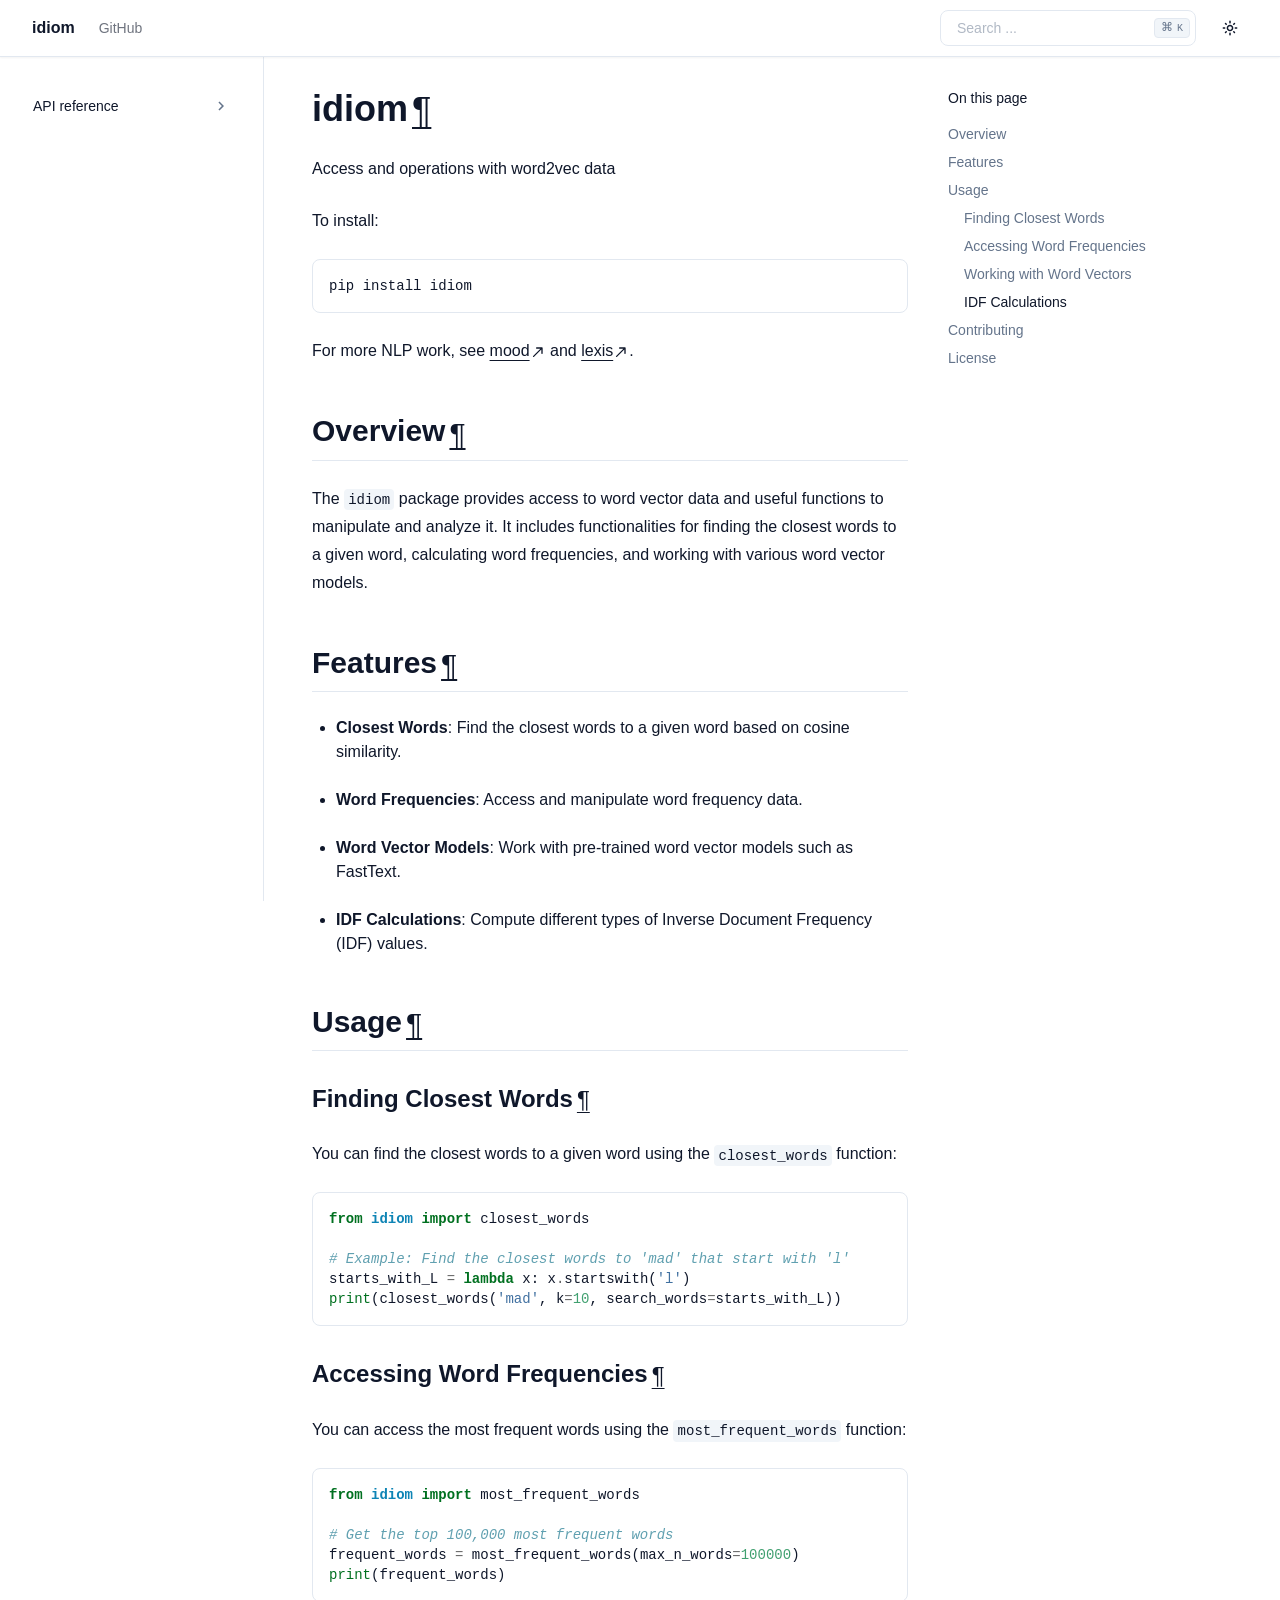
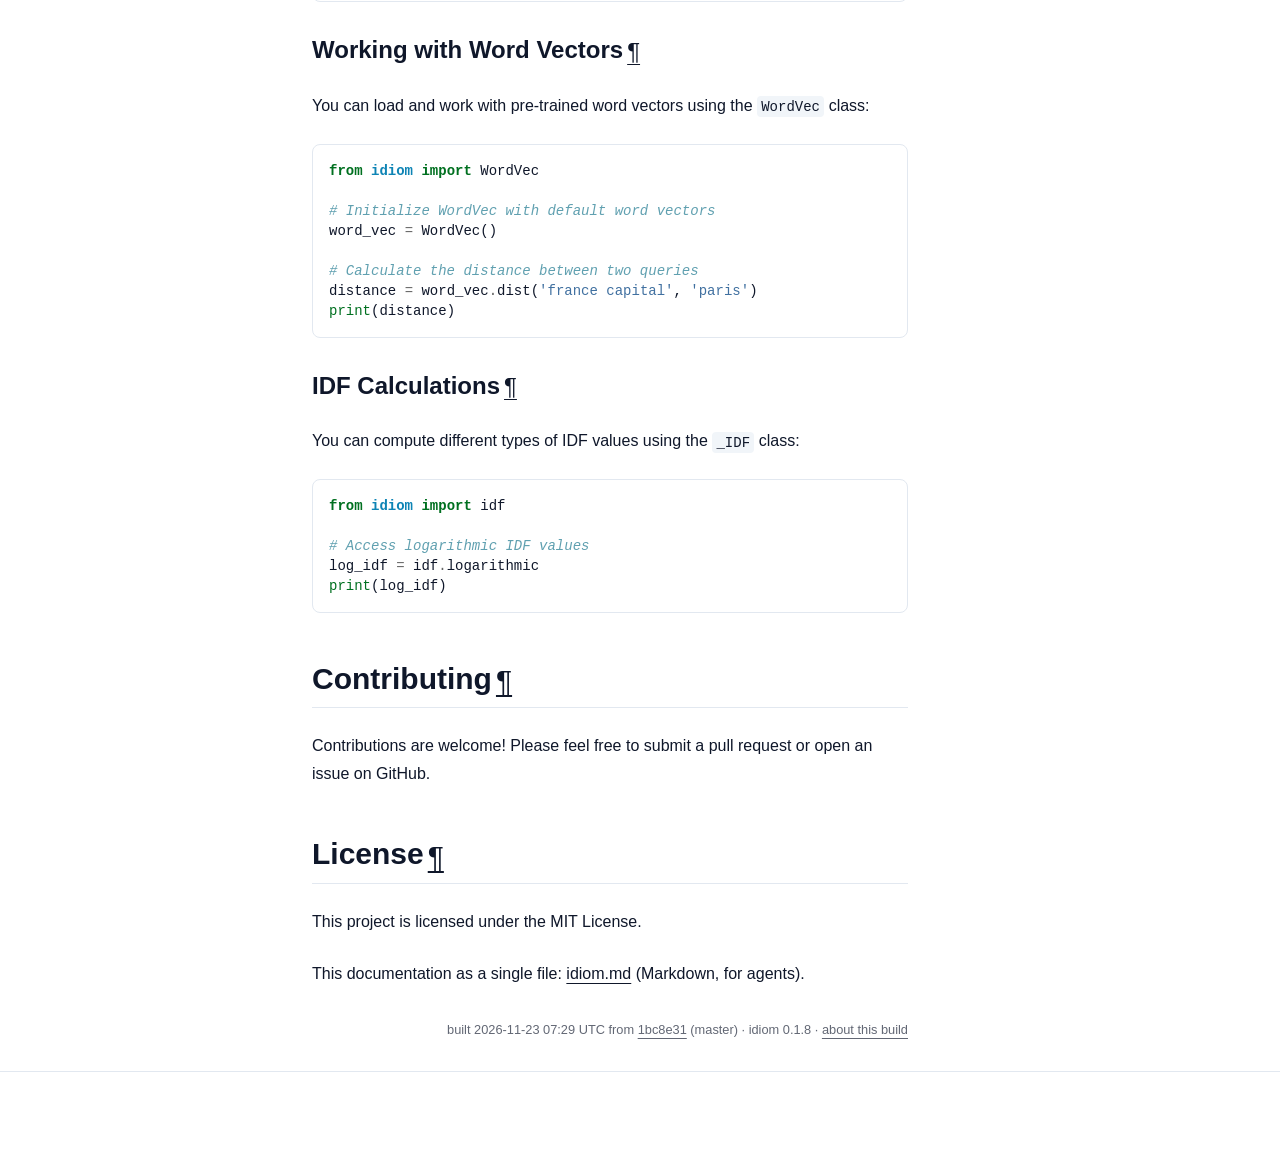
<file: index.html>
<!DOCTYPE html>

<html :class="{ 'dark' : darkMode === true }" data-content_root="./" lang="en" x-data="{ darkMode: $persist(window.matchMedia('(prefers-color-scheme: dark)').matches), activeSection: ''}">
<head>
<script>
    (function () {
      // Set initial color scheme
      if ((localStorage.getItem("_x_darkMode") === "true") || (window.matchMedia("(prefers-color-scheme: dark)").matches)) {
        document.documentElement.classList.add("dark");
      }

      // Watch for media preference changes
      window.matchMedia("(prefers-color-scheme: dark)").addEventListener("change", (event) => {
        localStorage.setItem("_x_darkMode", event.matches);
        document.documentElement.classList.toggle("dark", event.matches);
      });
    })();
  </script>
<meta content="width=device-width, initial-scale=1.0" name="viewport"/>
<meta charset="utf-8"/>
<meta content="#ffffff" media="(prefers-color-scheme: light)" name="theme-color"/>
<meta content="#030711" media="(prefers-color-scheme: dark)" name="theme-color"/>
<meta content="width=device-width, initial-scale=1" name="viewport"/>
<link href="index.html.md" rel="alternate" type="text/markdown"/>
<link href="llms.txt" rel="describedby" type="text/markdown"/>
<link href="index.html.md" rel="alternate" type="text/markdown"/>
<link href="llms.txt" rel="describedby"/>
<title>idiom</title>
<meta content="idiom" property="og:title"/>
<meta content="idiom" name="twitter:title"/>
<link href="_static/pygments.css?v=d75fae25" rel="stylesheet" type="text/css"/>
<link href="_static/theme.css?v=009055c6" rel="stylesheet" type="text/css"/>
<link href="_static/sphinx_autodoc_typehints.css?v=057ac668" rel="stylesheet" type="text/css"/>
<link href="_static/copybutton.css?v=76b2166b" rel="stylesheet" type="text/css"/>
<link href="_static/epythet.css?v=ee8382f8" rel="stylesheet" type="text/css"/>
<link href="search.html" rel="search" title="Search"/>
<link href="genindex.html" rel="index" title="Index"/>
<link href="api.html" rel="next" title="API reference"/>
</head>
<body :class="{ 'overflow-hidden': showSidebar }" class="min-h-screen font-sans antialiased bg-background text-foreground" x-data="{ showSidebar: false, showScrollTop: false }">
<div @click.self="showSidebar = false" class="fixed inset-0 z-50 overflow-hidden bg-background/80 backdrop-blur-sm md:hidden" x-cloak="" x-show="showSidebar"></div><div class="relative flex flex-col min-h-screen" id="page"><a class="absolute top-0 left-0 z-[100] block bg-background p-4 text-xl transition -translate-x-full opacity-0 focus:translate-x-0 focus:opacity-100" href="#content">
      Skip to content
    </a><header class="sticky top-0 z-40 w-full border-b shadow-xs border-border bg-background/90 backdrop-blur"><div class="container flex items-center h-14">
<div class="hidden mr-4 md:flex">
<a class="flex items-center mr-6" href="#"><span class="hidden font-bold sm:inline-block text-clip whitespace-nowrap">idiom</span>
</a><nav class="flex items-center gap-6 text-sm font-medium">
<a class="transition-colors hover:text-foreground/80 text-foreground/60" href="https://github.com/thorwhalen/idiom" rel="noopener nofollow">GitHub</a>
</nav></div><button @click="showSidebar = true" class="inline-flex items-center justify-center h-10 px-0 py-2 mr-2 text-base font-medium transition-colors rounded-md hover:text-accent-foreground hover:bg-transparent md:hidden" type="button">
<svg aria-hidden="true" fill="currentColor" height="24" viewbox="0 96 960 960" width="24" xmlns="http://www.w3.org/2000/svg">
<path d="M152.587 825.087q-19.152 0-32.326-13.174t-13.174-32.326q0-19.152 13.174-32.326t32.326-13.174h440q19.152 0 32.326 13.174t13.174 32.326q0 19.152-13.174 32.326t-32.326 13.174h-440Zm0-203.587q-19.152 0-32.326-13.174T107.087 576q0-19.152 13.174-32.326t32.326-13.174h320q19.152 0 32.326 13.174T518.087 576q0 19.152-13.174 32.326T472.587 621.5h-320Zm0-203.587q-19.152 0-32.326-13.174t-13.174-32.326q0-19.152 13.174-32.326t32.326-13.174h440q19.152 0 32.326 13.174t13.174 32.326q0 19.152-13.174 32.326t-32.326 13.174h-440ZM708.913 576l112.174 112.174q12.674 12.674 12.674 31.826t-12.674 31.826Q808.413 764.5 789.261 764.5t-31.826-12.674l-144-144Q600 594.391 600 576t13.435-31.826l144-144q12.674-12.674 31.826-12.674t31.826 12.674q12.674 12.674 12.674 31.826t-12.674 31.826L708.913 576Z"></path>
</svg>
<span class="sr-only">Toggle navigation menu</span>
</button>
<div class="flex items-center justify-between flex-1 gap-2 sm:gap-4 md:justify-end">
<div class="flex-1 w-full md:w-auto md:flex-none"><form @keydown.k.window.meta="$refs.search.focus()" action="search.html" class="relative flex items-center group" id="searchbox" method="get">
<input aria-label="Search the docs" class="inline-flex items-center font-medium transition-colors bg-transparent focus-visible:outline-none focus-visible:ring-2 focus-visible:ring-ring focus-visible:ring-offset-2 ring-offset-background border border-input hover:bg-accent focus:bg-accent hover:text-accent-foreground focus:text-accent-foreground hover:placeholder-accent-foreground py-2 px-4 relative h-9 w-full justify-start rounded-[0.5rem] text-sm text-muted-foreground sm:pr-12 md:w-40 lg:w-64" id="search-input" name="q" placeholder="Search ..." type="search" x-ref="search"/>
<kbd class="pointer-events-none absolute right-1.5 top-2 hidden h-5 select-none text-muted-foreground items-center gap-1 rounded border border-border bg-muted px-1.5 font-mono text-[10px] font-medium opacity-100 sm:flex group-hover:bg-accent group-hover:text-accent-foreground">
<span class="text-xs">⌘</span>
    K
  </kbd>
</form>
</div>
<nav class="flex items-center gap-1">
<button @click="darkMode = !darkMode" class="relative inline-flex items-center justify-center px-0 text-sm font-medium transition-colors rounded-md hover:bg-accent hover:text-accent-foreground h-9 w-9" title="Toggle color scheme" type="button">
<svg class="absolute transition-all scale-100 rotate-0 dark:-rotate-90 dark:scale-0" fill="currentColor" height="16" viewbox="0 96 960 960" width="16" xmlns="http://www.w3.org/2000/svg">
<path d="M480 685q45.456 0 77.228-31.772Q589 621.456 589 576q0-45.456-31.772-77.228Q525.456 467 480 467q-45.456 0-77.228 31.772Q371 530.544 371 576q0 45.456 31.772 77.228Q434.544 685 480 685Zm0 91q-83 0-141.5-58.5T280 576q0-83 58.5-141.5T480 376q83 0 141.5 58.5T680 576q0 83-58.5 141.5T480 776ZM80 621.5q-19.152 0-32.326-13.174T34.5 576q0-19.152 13.174-32.326T80 530.5h80q19.152 0 32.326 13.174T205.5 576q0 19.152-13.174 32.326T160 621.5H80Zm720 0q-19.152 0-32.326-13.174T754.5 576q0-19.152 13.174-32.326T800 530.5h80q19.152 0 32.326 13.174T925.5 576q0 19.152-13.174 32.326T880 621.5h-80Zm-320-320q-19.152 0-32.326-13.174T434.5 256v-80q0-19.152 13.174-32.326T480 130.5q19.152 0 32.326 13.174T525.5 176v80q0 19.152-13.174 32.326T480 301.5Zm0 720q-19.152 0-32.326-13.17Q434.5 995.152 434.5 976v-80q0-19.152 13.174-32.326T480 850.5q19.152 0 32.326 13.174T525.5 896v80q0 19.152-13.174 32.33-13.174 13.17-32.326 13.17ZM222.174 382.065l-43-42Q165.5 327.391 166 308.239t13.174-33.065q13.435-13.674 32.587-13.674t32.065 13.674l42.239 43q12.674 13.435 12.555 31.706-.12 18.272-12.555 31.946-12.674 13.674-31.445 13.413-18.772-.261-32.446-13.174Zm494 494.761-42.239-43q-12.674-13.435-12.674-32.087t12.674-31.565Q686.609 756.5 705.38 757q18.772.5 32.446 13.174l43 41.761Q794.5 824.609 794 843.761t-13.174 33.065Q767.391 890.5 748.239 890.5t-32.065-13.674Zm-42-494.761Q660.5 369.391 661 350.62q.5-18.772 13.174-32.446l41.761-43Q728.609 261.5 747.761 262t33.065 13.174q13.674 13.435 13.674 32.587t-13.674 32.065l-43 42.239q-13.435 12.674-31.706 12.555-18.272-.12-31.946-12.555Zm-495 494.761Q165.5 863.391 165.5 844.239t13.674-32.065l43-42.239q13.435-12.674 32.087-12.674t31.565 12.674Q299.5 782.609 299 801.38q-.5 18.772-13.174 32.446l-41.761 43Q231.391 890.5 212.239 890t-33.065-13.174ZM480 576Z"></path>
</svg>
<svg class="absolute transition-all scale-0 rotate-90 dark:rotate-0 dark:scale-100" fill="currentColor" height="16" viewbox="0 96 960 960" width="16" xmlns="http://www.w3.org/2000/svg">
<path d="M480 936q-151 0-255.5-104.5T120 576q0-138 90-239.5T440 218q25-3 39 18t-1 44q-17 26-25.5 55t-8.5 61q0 90 63 153t153 63q31 0 61.5-9t54.5-25q21-14 43-1.5t19 39.5q-14 138-117.5 229T480 936Zm0-80q88 0 158-48.5T740 681q-20 5-40 8t-40 3q-123 0-209.5-86.5T364 396q0-20 3-40t8-40q-78 32-126.5 102T200 576q0 116 82 198t198 82Zm-10-270Z"></path>
</svg>
</button>
</nav>
</div>
</div>
</header>
<div class="flex-1"><div class="container md:grid md:grid-cols-[220px_minmax(0,1fr)] md:gap-6 lg:grid-cols-[240px_minmax(0,1fr)] lg:gap-10"><aside :aria-hidden="!showSidebar" :class="{ 'translate-x-0': showSidebar }" class="fixed inset-y-0 left-0 md:top-14 z-50 md:z-30 bg-background md:bg-transparent transition-all duration-100 -translate-x-full md:translate-x-0 ml-0 p-6 md:p-0 md:-ml-2 md:h-[calc(100vh-3.5rem)] w-5/6 md:w-full overflow-y-auto border-r border-border md:sticky" id="left-sidebar">
<a class="justify-start text-sm md:!hidden bg-background" href="#"><span class="font-bold text-clip whitespace-nowrap">idiom</span>
</a>
<div class="relative overflow-hidden md:overflow-auto my-4 md:my-0">
<div class="overflow-y-auto h-full w-full relative pr-6"><nav class="flex md:hidden flex-col font-medium mt-4">
<a href="https://github.com/thorwhalen/idiom" rel="nofollow noopener">GitHub</a>
</nav><nav class="table w-full min-w-full my-6 lg:my-8">
<ul>
<li class="toctree-l1" x-data="{ expanded: $el.classList.contains('current') ? true : false }"><a :class="{ 'expanded' : expanded }" @click="expanded = !expanded" class="reference internal expandable" href="api.html">API reference<button @click.prevent.stop="expanded = !expanded" type="button" x-cloak=""><span class="sr-only"></span><svg fill="currentColor" height="18px" stroke="none" viewbox="0 0 24 24" width="18px" xmlns="http://www.w3.org/2000/svg"><path d="M10 6L8.59 7.41 13.17 12l-4.58 4.59L10 18l6-6z"></path></svg></button></a><ul x-cloak="" x-show="expanded">
<li class="toctree-l2" x-data="{ expanded: $el.classList.contains('current') ? true : false }"><a :class="{ 'expanded' : expanded }" @click="expanded = !expanded" class="reference internal expandable" href="_autosummary/idiom.html">idiom<button @click.prevent.stop="expanded = !expanded" type="button" x-cloak=""><span class="sr-only"></span><svg fill="currentColor" height="18px" stroke="none" viewbox="0 0 24 24" width="18px" xmlns="http://www.w3.org/2000/svg"><path d="M10 6L8.59 7.41 13.17 12l-4.58 4.59L10 18l6-6z"></path></svg></button></a><ul x-cloak="" x-show="expanded">
<li class="toctree-l3"><a class="reference internal" href="_autosummary/idiom.high_dims.html">idiom.high_dims</a></li>
</ul>
</li>
</ul>
</li>
</ul>
</nav>
</div>
</div>
<button @click="showSidebar = false" class="absolute md:hidden right-4 top-4 rounded-sm opacity-70 transition-opacity hover:opacity-100" type="button">
<svg class="h-4 w-4" fill="currentColor" height="24" stroke="none" viewbox="0 96 960 960" width="24" xmlns="http://www.w3.org/2000/svg">
<path d="M480 632 284 828q-11 11-28 11t-28-11q-11-11-11-28t11-28l196-196-196-196q-11-11-11-28t11-28q11-11 28-11t28 11l196 196 196-196q11-11 28-11t28 11q11 11 11 28t-11 28L536 576l196 196q11 11 11 28t-11 28q-11 11-28 11t-28-11L480 632Z"></path>
</svg>
</button>
</aside>
<main class="relative py-6 lg:gap-10 lg:py-8 xl:grid xl:grid-cols-[1fr_300px]">
<div class="w-full min-w-0 mx-auto">
<div id="content" role="main">

<section id="idiom">
<h1>idiom<a @click.prevent="window.navigator.clipboard.writeText($el.href); $el.setAttribute('data-tooltip', 'Copied!'); setTimeout(() =&gt; $el.setAttribute('data-tooltip', 'Copy link to this element'), 2000)" aria-label="Copy link to this element" class="headerlink" data-tooltip="Copy link to this element" href="#idiom">¶</a></h1>
<p>Access and operations with word2vec data</p>
<p>To install:</p>
<div class="highlight-default notranslate"><div class="highlight"><pre><span></span><code><span id="line-1"><span class="n">pip</span> <span class="n">install</span> <span class="n">idiom</span>
</span></code></pre></div>
</div>
<p>For more NLP work, see <a class="reference external" href="https://github.com/infinvest/mood/" rel="nofollow noopener">mood<svg fill="currentColor" height="1em" stroke="none" viewbox="0 96 960 960" width="1em" xmlns="http://www.w3.org/2000/svg"><path d="M188 868q-11-11-11-28t11-28l436-436H400q-17 0-28.5-11.5T360 336q0-17 11.5-28.5T400 296h320q17 0 28.5 11.5T760 336v320q0 17-11.5 28.5T720 696q-17 0-28.5-11.5T680 656V432L244 868q-11 11-28 11t-28-11Z"></path></svg></a> and <a class="reference external" href="https://github.com/thorwhalen/lexis/" rel="nofollow noopener">lexis<svg fill="currentColor" height="1em" stroke="none" viewbox="0 96 960 960" width="1em" xmlns="http://www.w3.org/2000/svg"><path d="M188 868q-11-11-11-28t11-28l436-436H400q-17 0-28.5-11.5T360 336q0-17 11.5-28.5T400 296h320q17 0 28.5 11.5T760 336v320q0 17-11.5 28.5T720 696q-17 0-28.5-11.5T680 656V432L244 868q-11 11-28 11t-28-11Z"></path></svg></a>.</p>
<section id="overview">
<h2>Overview<a @click.prevent="window.navigator.clipboard.writeText($el.href); $el.setAttribute('data-tooltip', 'Copied!'); setTimeout(() =&gt; $el.setAttribute('data-tooltip', 'Copy link to this element'), 2000)" aria-label="Copy link to this element" class="headerlink" data-tooltip="Copy link to this element" href="#overview" x-intersect.margin.0%.0%.-70%.0%="activeSection = '#overview'">¶</a></h2>
<p>The <code class="docutils literal notranslate"><span class="pre">idiom</span></code> package provides access to word vector data and useful functions to manipulate and analyze it. It includes functionalities for finding the closest words to a given word, calculating word frequencies, and working with various word vector models.</p>
</section>
<section id="features">
<h2>Features<a @click.prevent="window.navigator.clipboard.writeText($el.href); $el.setAttribute('data-tooltip', 'Copied!'); setTimeout(() =&gt; $el.setAttribute('data-tooltip', 'Copy link to this element'), 2000)" aria-label="Copy link to this element" class="headerlink" data-tooltip="Copy link to this element" href="#features" x-intersect.margin.0%.0%.-70%.0%="activeSection = '#features'">¶</a></h2>
<ul class="simple">
<li><p><strong>Closest Words</strong>: Find the closest words to a given word based on cosine similarity.</p></li>
<li><p><strong>Word Frequencies</strong>: Access and manipulate word frequency data.</p></li>
<li><p><strong>Word Vector Models</strong>: Work with pre-trained word vector models such as FastText.</p></li>
<li><p><strong>IDF Calculations</strong>: Compute different types of Inverse Document Frequency (IDF) values.</p></li>
</ul>
</section>
<section id="usage">
<h2>Usage<a @click.prevent="window.navigator.clipboard.writeText($el.href); $el.setAttribute('data-tooltip', 'Copied!'); setTimeout(() =&gt; $el.setAttribute('data-tooltip', 'Copy link to this element'), 2000)" aria-label="Copy link to this element" class="headerlink" data-tooltip="Copy link to this element" href="#usage" x-intersect.margin.0%.0%.-70%.0%="activeSection = '#usage'">¶</a></h2>
<section id="finding-closest-words">
<h3>Finding Closest Words<a @click.prevent="window.navigator.clipboard.writeText($el.href); $el.setAttribute('data-tooltip', 'Copied!'); setTimeout(() =&gt; $el.setAttribute('data-tooltip', 'Copy link to this element'), 2000)" aria-label="Copy link to this element" class="headerlink" data-tooltip="Copy link to this element" href="#finding-closest-words" x-intersect.margin.0%.0%.-70%.0%="activeSection = '#finding-closest-words'">¶</a></h3>
<p>You can find the closest words to a given word using the <code class="docutils literal notranslate"><span class="pre">closest_words</span></code> function:</p>

<div class="highlight-python notranslate"><div class="highlight"><pre><span></span><code><span id="line-1"><span class="kn">from</span><span class="w"> </span><span class="nn">idiom</span><span class="w"> </span><span class="kn">import</span> <span class="n">closest_words</span>
</span><span id="line-2">
</span><span id="line-3"><span class="c1"># Example: Find the closest words to 'mad' that start with 'l'</span>
</span><span id="line-4"><span class="n">starts_with_L</span> <span class="o">=</span> <span class="k">lambda</span> <span class="n">x</span><span class="p">:</span> <span class="n">x</span><span class="o">.</span><span class="n">startswith</span><span class="p">(</span><span class="s1">'l'</span><span class="p">)</span>
</span><span id="line-5"><span class="nb">print</span><span class="p">(</span><span class="n">closest_words</span><span class="p">(</span><span class="s1">'mad'</span><span class="p">,</span> <span class="n">k</span><span class="o">=</span><span class="mi">10</span><span class="p">,</span> <span class="n">search_words</span><span class="o">=</span><span class="n">starts_with_L</span><span class="p">))</span>
</span></code></pre></div>
</div>
</section>
<section id="accessing-word-frequencies">
<h3>Accessing Word Frequencies<a @click.prevent="window.navigator.clipboard.writeText($el.href); $el.setAttribute('data-tooltip', 'Copied!'); setTimeout(() =&gt; $el.setAttribute('data-tooltip', 'Copy link to this element'), 2000)" aria-label="Copy link to this element" class="headerlink" data-tooltip="Copy link to this element" href="#accessing-word-frequencies" x-intersect.margin.0%.0%.-70%.0%="activeSection = '#accessing-word-frequencies'">¶</a></h3>
<p>You can access the most frequent words using the <code class="docutils literal notranslate"><span class="pre">most_frequent_words</span></code> function:</p>
<div class="highlight-python notranslate"><div class="highlight"><pre><span></span><code><span id="line-1"><span class="kn">from</span><span class="w"> </span><span class="nn">idiom</span><span class="w"> </span><span class="kn">import</span> <span class="n">most_frequent_words</span>
</span><span id="line-2">
</span><span id="line-3"><span class="c1"># Get the top 100,000 most frequent words</span>
</span><span id="line-4"><span class="n">frequent_words</span> <span class="o">=</span> <span class="n">most_frequent_words</span><span class="p">(</span><span class="n">max_n_words</span><span class="o">=</span><span class="mi">100000</span><span class="p">)</span>
</span><span id="line-5"><span class="nb">print</span><span class="p">(</span><span class="n">frequent_words</span><span class="p">)</span>
</span></code></pre></div>
</div>
</section>
<section id="working-with-word-vectors">
<h3>Working with Word Vectors<a @click.prevent="window.navigator.clipboard.writeText($el.href); $el.setAttribute('data-tooltip', 'Copied!'); setTimeout(() =&gt; $el.setAttribute('data-tooltip', 'Copy link to this element'), 2000)" aria-label="Copy link to this element" class="headerlink" data-tooltip="Copy link to this element" href="#working-with-word-vectors" x-intersect.margin.0%.0%.-70%.0%="activeSection = '#working-with-word-vectors'">¶</a></h3>
<p>You can load and work with pre-trained word vectors using the <code class="docutils literal notranslate"><span class="pre">WordVec</span></code> class:</p>

<div class="highlight-python notranslate"><div class="highlight"><pre><span></span><code><span id="line-1"><span class="kn">from</span><span class="w"> </span><span class="nn">idiom</span><span class="w"> </span><span class="kn">import</span> <span class="n">WordVec</span>
</span><span id="line-2">
</span><span id="line-3"><span class="c1"># Initialize WordVec with default word vectors</span>
</span><span id="line-4"><span class="n">word_vec</span> <span class="o">=</span> <span class="n">WordVec</span><span class="p">()</span>
</span><span id="line-5">
</span><span id="line-6"><span class="c1"># Calculate the distance between two queries</span>
</span><span id="line-7"><span class="n">distance</span> <span class="o">=</span> <span class="n">word_vec</span><span class="o">.</span><span class="n">dist</span><span class="p">(</span><span class="s1">'france capital'</span><span class="p">,</span> <span class="s1">'paris'</span><span class="p">)</span>
</span><span id="line-8"><span class="nb">print</span><span class="p">(</span><span class="n">distance</span><span class="p">)</span>
</span></code></pre></div>
</div>
</section>
<section id="idf-calculations">
<h3>IDF Calculations<a @click.prevent="window.navigator.clipboard.writeText($el.href); $el.setAttribute('data-tooltip', 'Copied!'); setTimeout(() =&gt; $el.setAttribute('data-tooltip', 'Copy link to this element'), 2000)" aria-label="Copy link to this element" class="headerlink" data-tooltip="Copy link to this element" href="#idf-calculations" x-intersect.margin.0%.0%.-70%.0%="activeSection = '#idf-calculations'">¶</a></h3>
<p>You can compute different types of IDF values using the <code class="docutils literal notranslate"><span class="pre">_IDF</span></code> class:</p>
<div class="highlight-python notranslate"><div class="highlight"><pre><span></span><code><span id="line-1"><span class="kn">from</span><span class="w"> </span><span class="nn">idiom</span><span class="w"> </span><span class="kn">import</span> <span class="n">idf</span>
</span><span id="line-2">
</span><span id="line-3"><span class="c1"># Access logarithmic IDF values</span>
</span><span id="line-4"><span class="n">log_idf</span> <span class="o">=</span> <span class="n">idf</span><span class="o">.</span><span class="n">logarithmic</span>
</span><span id="line-5"><span class="nb">print</span><span class="p">(</span><span class="n">log_idf</span><span class="p">)</span>
</span></code></pre></div>
</div>
</section>
</section>
<section id="contributing">
<h2>Contributing<a @click.prevent="window.navigator.clipboard.writeText($el.href); $el.setAttribute('data-tooltip', 'Copied!'); setTimeout(() =&gt; $el.setAttribute('data-tooltip', 'Copy link to this element'), 2000)" aria-label="Copy link to this element" class="headerlink" data-tooltip="Copy link to this element" href="#contributing" x-intersect.margin.0%.0%.-70%.0%="activeSection = '#contributing'">¶</a></h2>
<p>Contributions are welcome! Please feel free to submit a pull request or open an issue on GitHub.</p>
</section>
<section id="license">
<h2>License<a @click.prevent="window.navigator.clipboard.writeText($el.href); $el.setAttribute('data-tooltip', 'Copied!'); setTimeout(() =&gt; $el.setAttribute('data-tooltip', 'Copy link to this element'), 2000)" aria-label="Copy link to this element" class="headerlink" data-tooltip="Copy link to this element" href="#license" x-intersect.margin.0%.0%.-70%.0%="activeSection = '#license'">¶</a></h2>
<p>This project is licensed under the MIT License.</p>
<p class="epythet-aggregates">This documentation as a single file: <a href="idiom.md">idiom.md</a> (Markdown, for agents).</p>

</section>
</section>
<p class="epythet-provenance" style="font-size:.8em;opacity:.65;margin-top:2.5em;text-align:right">built 2026-11-23 07:29 UTC from <a href="https://github.com/thorwhalen/idiom/commit/1bc8e313b3e6f2602e7c332732207d2ff85ab679">1bc8e31</a> (master) · idiom 0.1.8 · <a href="about-this-build.html">about this build</a></p>
</div></div><aside class="hidden text-sm xl:block" id="right-sidebar">
<div class="sticky top-16 -mt-10 max-h-[calc(100vh-5rem)] h-full overflow-y-auto pt-6 space-y-2"><p class="font-medium">On this page</p>
<ul>
<li><a :data-current="activeSection === '#overview'" class="reference internal" href="#overview">Overview</a></li>
<li><a :data-current="activeSection === '#features'" class="reference internal" href="#features">Features</a></li>
<li><a :data-current="activeSection === '#usage'" class="reference internal" href="#usage">Usage</a><ul>
<li><a :data-current="activeSection === '#finding-closest-words'" class="reference internal" href="#finding-closest-words">Finding Closest Words</a></li>
<li><a :data-current="activeSection === '#accessing-word-frequencies'" class="reference internal" href="#accessing-word-frequencies">Accessing Word Frequencies</a></li>
<li><a :data-current="activeSection === '#working-with-word-vectors'" class="reference internal" href="#working-with-word-vectors">Working with Word Vectors</a></li>
<li><a :data-current="activeSection === '#idf-calculations'" class="reference internal" href="#idf-calculations">IDF Calculations</a></li>
</ul>
</li>
<li><a :data-current="activeSection === '#contributing'" class="reference internal" href="#contributing">Contributing</a></li>
<li><a :data-current="activeSection === '#license'" class="reference internal" href="#license">License</a></li>
</ul>
</div>
</aside>
</main>
</div>
</div><footer class="py-6 border-t border-border md:py-0">
<div class="container flex flex-col items-center justify-between gap-4 md:h-24 md:flex-row">
<div class="flex flex-col items-center gap-4 px-8 md:flex-row md:gap-2 md:px-0">
<p class="text-sm leading-loose text-center text-muted-foreground md:text-left"></p>
</div>
</div>
</footer>
</div>
<script src="_static/documentation_options.js?v=22607128"></script>
<script src="_static/doctools.js?v=fd6eb6e6"></script>
<script src="_static/sphinx_highlight.js?v=6ffebe34"></script>
<script src="_static/clipboard.min.js?v=a7894cd8"></script>
<script src="_static/copybutton.js?v=fd10adb8"></script>
<script defer="defer" src="_static/theme.js?v=49cc6205"></script>
</body>
</html>
</file>
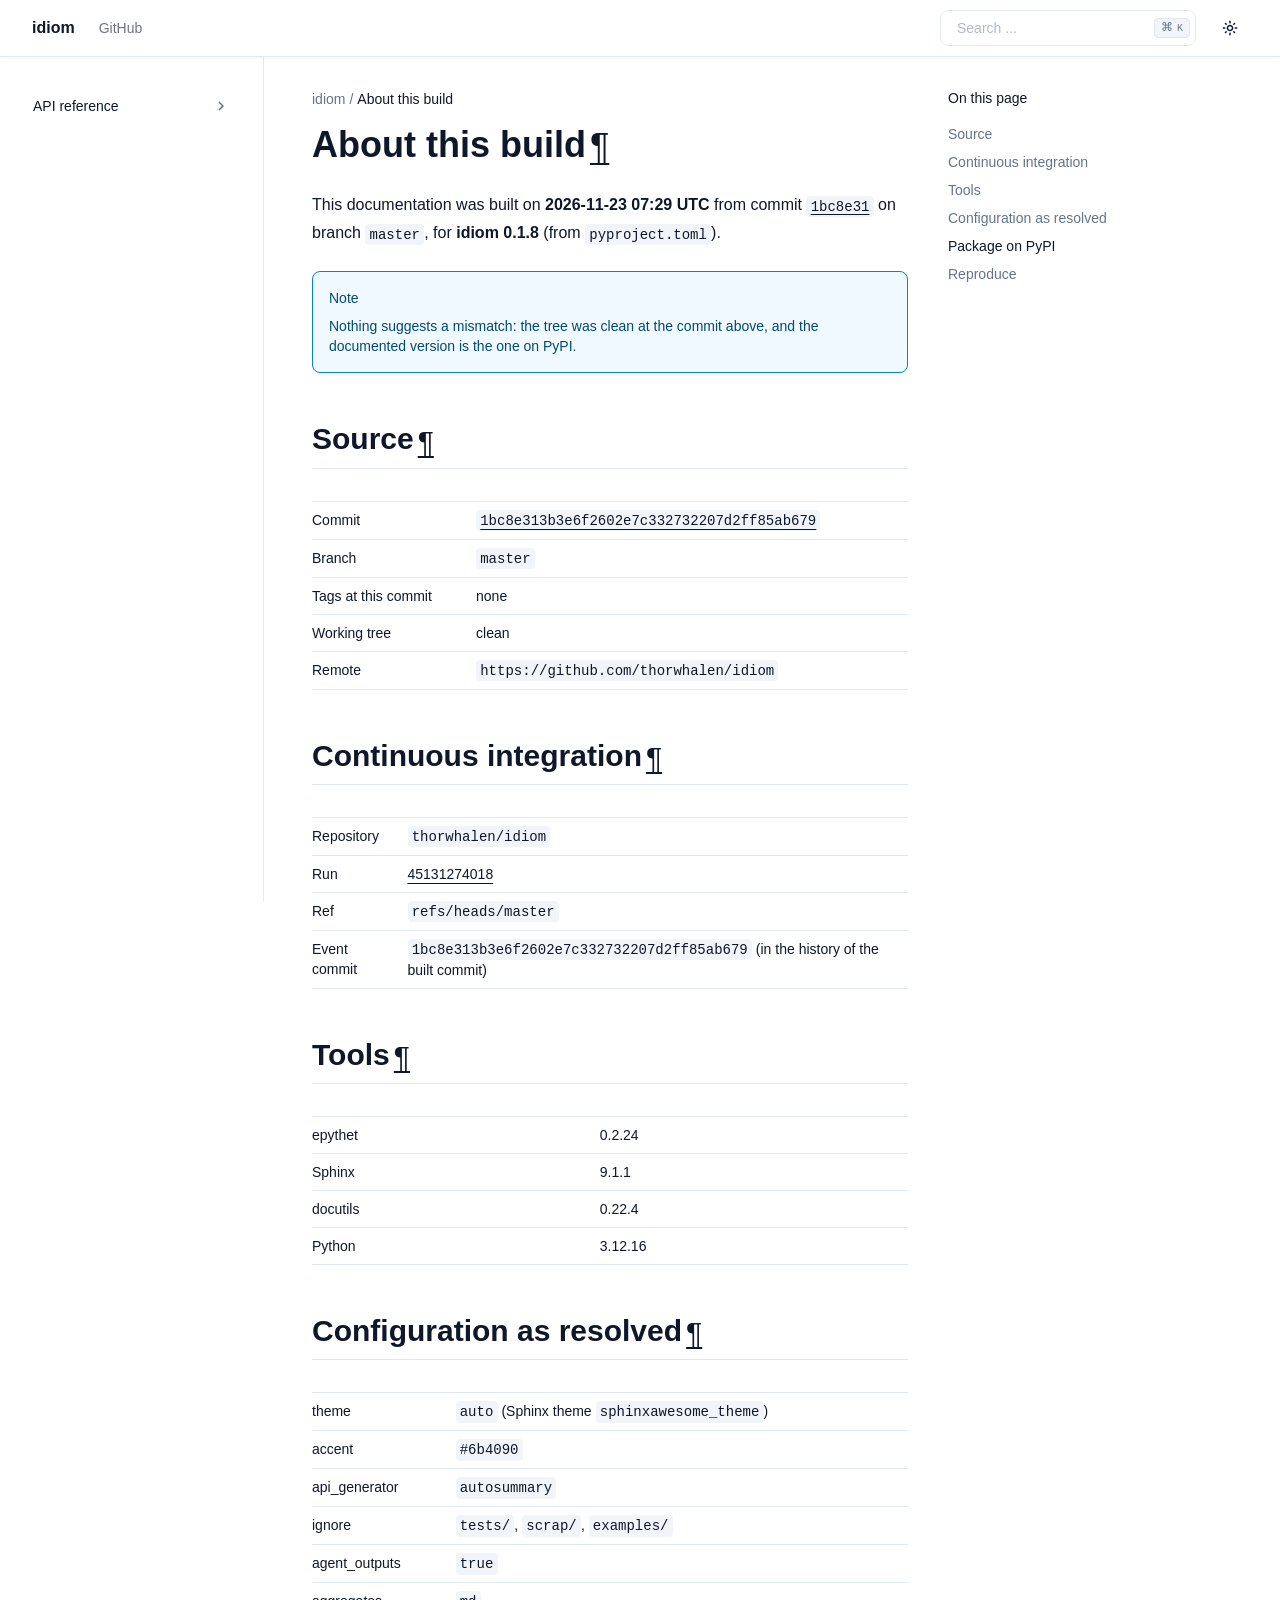
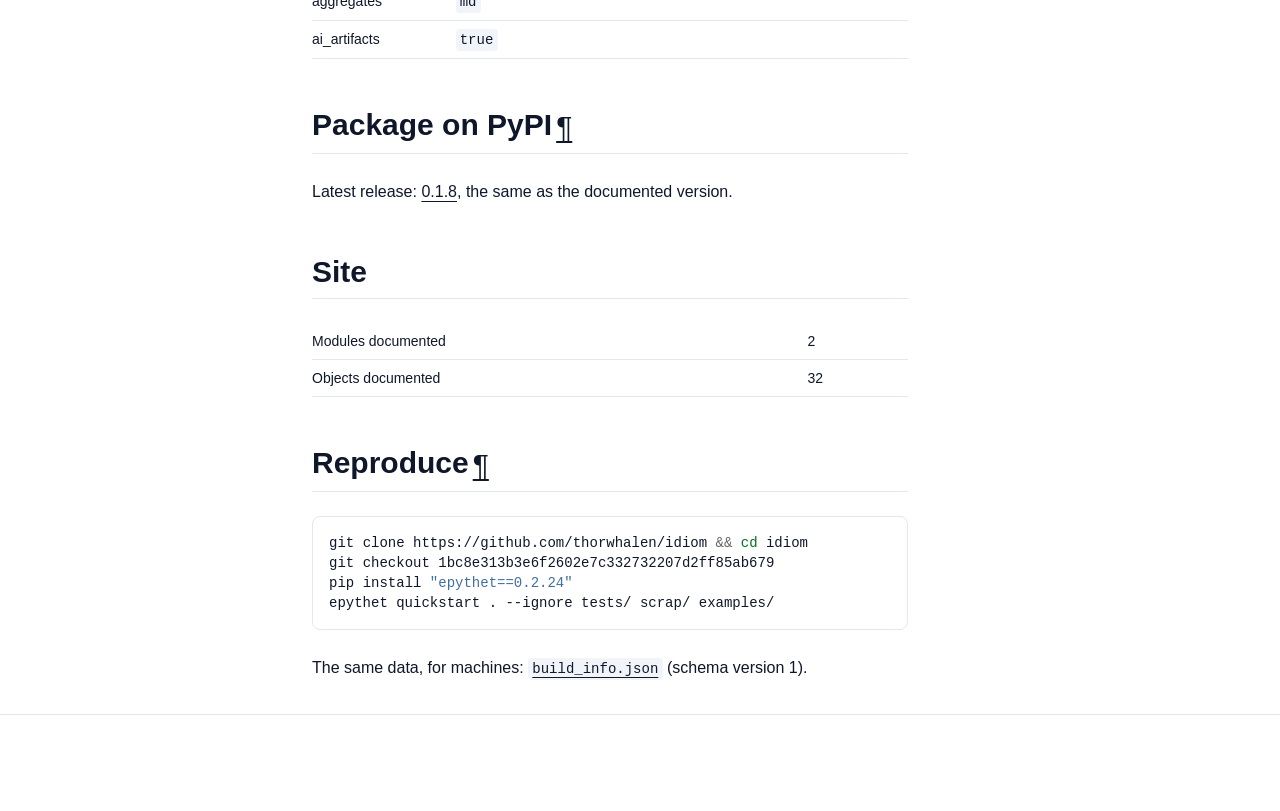
<file: about-this-build.html>
<!DOCTYPE html>

<html :class="{ 'dark' : darkMode === true }" data-content_root="./" lang="en" x-data="{ darkMode: $persist(window.matchMedia('(prefers-color-scheme: dark)').matches), activeSection: ''}">
<head>
<script>
    (function () {
      // Set initial color scheme
      if ((localStorage.getItem("_x_darkMode") === "true") || (window.matchMedia("(prefers-color-scheme: dark)").matches)) {
        document.documentElement.classList.add("dark");
      }

      // Watch for media preference changes
      window.matchMedia("(prefers-color-scheme: dark)").addEventListener("change", (event) => {
        localStorage.setItem("_x_darkMode", event.matches);
        document.documentElement.classList.toggle("dark", event.matches);
      });
    })();
  </script>
<meta content="width=device-width, initial-scale=1.0" name="viewport"/>
<meta charset="utf-8"/>
<meta content="#ffffff" media="(prefers-color-scheme: light)" name="theme-color"/>
<meta content="#030711" media="(prefers-color-scheme: dark)" name="theme-color"/>
<meta content="width=device-width, initial-scale=1" name="viewport"/>
<link href="about-this-build.html.md" rel="alternate" type="text/markdown"/>
<link href="llms.txt" rel="describedby" type="text/markdown"/>
<link href="about-this-build.html.md" rel="alternate" type="text/markdown"/>
<link href="llms.txt" rel="describedby"/>
<title>About this build | idiom</title>
<meta content="About this build | idiom" property="og:title"/>
<meta content="About this build | idiom" name="twitter:title"/>
<link href="_static/pygments.css?v=d75fae25" rel="stylesheet" type="text/css"/>
<link href="_static/theme.css?v=009055c6" rel="stylesheet" type="text/css"/>
<link href="_static/sphinx_autodoc_typehints.css?v=057ac668" rel="stylesheet" type="text/css"/>
<link href="_static/copybutton.css?v=76b2166b" rel="stylesheet" type="text/css"/>
<link href="_static/epythet.css?v=ee8382f8" rel="stylesheet" type="text/css"/>
<link href="search.html" rel="search" title="Search"/>
<link href="genindex.html" rel="index" title="Index"/>
</head>
<body :class="{ 'overflow-hidden': showSidebar }" class="min-h-screen font-sans antialiased bg-background text-foreground" x-data="{ showSidebar: false, showScrollTop: false }">
<div @click.self="showSidebar = false" class="fixed inset-0 z-50 overflow-hidden bg-background/80 backdrop-blur-sm md:hidden" x-cloak="" x-show="showSidebar"></div><div class="relative flex flex-col min-h-screen" id="page"><a class="absolute top-0 left-0 z-[100] block bg-background p-4 text-xl transition -translate-x-full opacity-0 focus:translate-x-0 focus:opacity-100" href="#content">
      Skip to content
    </a><header class="sticky top-0 z-40 w-full border-b shadow-xs border-border bg-background/90 backdrop-blur"><div class="container flex items-center h-14">
<div class="hidden mr-4 md:flex">
<a class="flex items-center mr-6" href="index.html"><span class="hidden font-bold sm:inline-block text-clip whitespace-nowrap">idiom</span>
</a><nav class="flex items-center gap-6 text-sm font-medium">
<a class="transition-colors hover:text-foreground/80 text-foreground/60" href="https://github.com/thorwhalen/idiom" rel="noopener nofollow">GitHub</a>
</nav></div><button @click="showSidebar = true" class="inline-flex items-center justify-center h-10 px-0 py-2 mr-2 text-base font-medium transition-colors rounded-md hover:text-accent-foreground hover:bg-transparent md:hidden" type="button">
<svg aria-hidden="true" fill="currentColor" height="24" viewbox="0 96 960 960" width="24" xmlns="http://www.w3.org/2000/svg">
<path d="M152.587 825.087q-19.152 0-32.326-13.174t-13.174-32.326q0-19.152 13.174-32.326t32.326-13.174h440q19.152 0 32.326 13.174t13.174 32.326q0 19.152-13.174 32.326t-32.326 13.174h-440Zm0-203.587q-19.152 0-32.326-13.174T107.087 576q0-19.152 13.174-32.326t32.326-13.174h320q19.152 0 32.326 13.174T518.087 576q0 19.152-13.174 32.326T472.587 621.5h-320Zm0-203.587q-19.152 0-32.326-13.174t-13.174-32.326q0-19.152 13.174-32.326t32.326-13.174h440q19.152 0 32.326 13.174t13.174 32.326q0 19.152-13.174 32.326t-32.326 13.174h-440ZM708.913 576l112.174 112.174q12.674 12.674 12.674 31.826t-12.674 31.826Q808.413 764.5 789.261 764.5t-31.826-12.674l-144-144Q600 594.391 600 576t13.435-31.826l144-144q12.674-12.674 31.826-12.674t31.826 12.674q12.674 12.674 12.674 31.826t-12.674 31.826L708.913 576Z"></path>
</svg>
<span class="sr-only">Toggle navigation menu</span>
</button>
<div class="flex items-center justify-between flex-1 gap-2 sm:gap-4 md:justify-end">
<div class="flex-1 w-full md:w-auto md:flex-none"><form @keydown.k.window.meta="$refs.search.focus()" action="search.html" class="relative flex items-center group" id="searchbox" method="get">
<input aria-label="Search the docs" class="inline-flex items-center font-medium transition-colors bg-transparent focus-visible:outline-none focus-visible:ring-2 focus-visible:ring-ring focus-visible:ring-offset-2 ring-offset-background border border-input hover:bg-accent focus:bg-accent hover:text-accent-foreground focus:text-accent-foreground hover:placeholder-accent-foreground py-2 px-4 relative h-9 w-full justify-start rounded-[0.5rem] text-sm text-muted-foreground sm:pr-12 md:w-40 lg:w-64" id="search-input" name="q" placeholder="Search ..." type="search" x-ref="search"/>
<kbd class="pointer-events-none absolute right-1.5 top-2 hidden h-5 select-none text-muted-foreground items-center gap-1 rounded border border-border bg-muted px-1.5 font-mono text-[10px] font-medium opacity-100 sm:flex group-hover:bg-accent group-hover:text-accent-foreground">
<span class="text-xs">⌘</span>
    K
  </kbd>
</form>
</div>
<nav class="flex items-center gap-1">
<button @click="darkMode = !darkMode" class="relative inline-flex items-center justify-center px-0 text-sm font-medium transition-colors rounded-md hover:bg-accent hover:text-accent-foreground h-9 w-9" title="Toggle color scheme" type="button">
<svg class="absolute transition-all scale-100 rotate-0 dark:-rotate-90 dark:scale-0" fill="currentColor" height="16" viewbox="0 96 960 960" width="16" xmlns="http://www.w3.org/2000/svg">
<path d="M480 685q45.456 0 77.228-31.772Q589 621.456 589 576q0-45.456-31.772-77.228Q525.456 467 480 467q-45.456 0-77.228 31.772Q371 530.544 371 576q0 45.456 31.772 77.228Q434.544 685 480 685Zm0 91q-83 0-141.5-58.5T280 576q0-83 58.5-141.5T480 376q83 0 141.5 58.5T680 576q0 83-58.5 141.5T480 776ZM80 621.5q-19.152 0-32.326-13.174T34.5 576q0-19.152 13.174-32.326T80 530.5h80q19.152 0 32.326 13.174T205.5 576q0 19.152-13.174 32.326T160 621.5H80Zm720 0q-19.152 0-32.326-13.174T754.5 576q0-19.152 13.174-32.326T800 530.5h80q19.152 0 32.326 13.174T925.5 576q0 19.152-13.174 32.326T880 621.5h-80Zm-320-320q-19.152 0-32.326-13.174T434.5 256v-80q0-19.152 13.174-32.326T480 130.5q19.152 0 32.326 13.174T525.5 176v80q0 19.152-13.174 32.326T480 301.5Zm0 720q-19.152 0-32.326-13.17Q434.5 995.152 434.5 976v-80q0-19.152 13.174-32.326T480 850.5q19.152 0 32.326 13.174T525.5 896v80q0 19.152-13.174 32.33-13.174 13.17-32.326 13.17ZM222.174 382.065l-43-42Q165.5 327.391 166 308.239t13.174-33.065q13.435-13.674 32.587-13.674t32.065 13.674l42.239 43q12.674 13.435 12.555 31.706-.12 18.272-12.555 31.946-12.674 13.674-31.445 13.413-18.772-.261-32.446-13.174Zm494 494.761-42.239-43q-12.674-13.435-12.674-32.087t12.674-31.565Q686.609 756.5 705.38 757q18.772.5 32.446 13.174l43 41.761Q794.5 824.609 794 843.761t-13.174 33.065Q767.391 890.5 748.239 890.5t-32.065-13.674Zm-42-494.761Q660.5 369.391 661 350.62q.5-18.772 13.174-32.446l41.761-43Q728.609 261.5 747.761 262t33.065 13.174q13.674 13.435 13.674 32.587t-13.674 32.065l-43 42.239q-13.435 12.674-31.706 12.555-18.272-.12-31.946-12.555Zm-495 494.761Q165.5 863.391 165.5 844.239t13.674-32.065l43-42.239q13.435-12.674 32.087-12.674t31.565 12.674Q299.5 782.609 299 801.38q-.5 18.772-13.174 32.446l-41.761 43Q231.391 890.5 212.239 890t-33.065-13.174ZM480 576Z"></path>
</svg>
<svg class="absolute transition-all scale-0 rotate-90 dark:rotate-0 dark:scale-100" fill="currentColor" height="16" viewbox="0 96 960 960" width="16" xmlns="http://www.w3.org/2000/svg">
<path d="M480 936q-151 0-255.5-104.5T120 576q0-138 90-239.5T440 218q25-3 39 18t-1 44q-17 26-25.5 55t-8.5 61q0 90 63 153t153 63q31 0 61.5-9t54.5-25q21-14 43-1.5t19 39.5q-14 138-117.5 229T480 936Zm0-80q88 0 158-48.5T740 681q-20 5-40 8t-40 3q-123 0-209.5-86.5T364 396q0-20 3-40t8-40q-78 32-126.5 102T200 576q0 116 82 198t198 82Zm-10-270Z"></path>
</svg>
</button>
</nav>
</div>
</div>
</header>
<div class="flex-1"><div class="container md:grid md:grid-cols-[220px_minmax(0,1fr)] md:gap-6 lg:grid-cols-[240px_minmax(0,1fr)] lg:gap-10"><aside :aria-hidden="!showSidebar" :class="{ 'translate-x-0': showSidebar }" class="fixed inset-y-0 left-0 md:top-14 z-50 md:z-30 bg-background md:bg-transparent transition-all duration-100 -translate-x-full md:translate-x-0 ml-0 p-6 md:p-0 md:-ml-2 md:h-[calc(100vh-3.5rem)] w-5/6 md:w-full overflow-y-auto border-r border-border md:sticky" id="left-sidebar">
<a class="justify-start text-sm md:!hidden bg-background" href="index.html"><span class="font-bold text-clip whitespace-nowrap">idiom</span>
</a>
<div class="relative overflow-hidden md:overflow-auto my-4 md:my-0">
<div class="overflow-y-auto h-full w-full relative pr-6"><nav class="flex md:hidden flex-col font-medium mt-4">
<a href="https://github.com/thorwhalen/idiom" rel="nofollow noopener">GitHub</a>
</nav><nav class="table w-full min-w-full my-6 lg:my-8">
<ul>
<li class="toctree-l1" x-data="{ expanded: $el.classList.contains('current') ? true : false }"><a :class="{ 'expanded' : expanded }" @click="expanded = !expanded" class="reference internal expandable" href="api.html">API reference<button @click.prevent.stop="expanded = !expanded" type="button" x-cloak=""><span class="sr-only"></span><svg fill="currentColor" height="18px" stroke="none" viewbox="0 0 24 24" width="18px" xmlns="http://www.w3.org/2000/svg"><path d="M10 6L8.59 7.41 13.17 12l-4.58 4.59L10 18l6-6z"></path></svg></button></a><ul x-cloak="" x-show="expanded">
<li class="toctree-l2" x-data="{ expanded: $el.classList.contains('current') ? true : false }"><a :class="{ 'expanded' : expanded }" @click="expanded = !expanded" class="reference internal expandable" href="_autosummary/idiom.html">idiom<button @click.prevent.stop="expanded = !expanded" type="button" x-cloak=""><span class="sr-only"></span><svg fill="currentColor" height="18px" stroke="none" viewbox="0 0 24 24" width="18px" xmlns="http://www.w3.org/2000/svg"><path d="M10 6L8.59 7.41 13.17 12l-4.58 4.59L10 18l6-6z"></path></svg></button></a><ul x-cloak="" x-show="expanded">
<li class="toctree-l3"><a class="reference internal" href="_autosummary/idiom.high_dims.html">idiom.high_dims</a></li>
</ul>
</li>
</ul>
</li>
</ul>
</nav>
</div>
</div>
<button @click="showSidebar = false" class="absolute md:hidden right-4 top-4 rounded-sm opacity-70 transition-opacity hover:opacity-100" type="button">
<svg class="h-4 w-4" fill="currentColor" height="24" stroke="none" viewbox="0 96 960 960" width="24" xmlns="http://www.w3.org/2000/svg">
<path d="M480 632 284 828q-11 11-28 11t-28-11q-11-11-11-28t11-28l196-196-196-196q-11-11-11-28t11-28q11-11 28-11t28 11l196 196 196-196q11-11 28-11t28 11q11 11 11 28t-11 28L536 576l196 196q11 11 11 28t-11 28q-11 11-28 11t-28-11L480 632Z"></path>
</svg>
</button>
</aside>
<main class="relative py-6 lg:gap-10 lg:py-8 xl:grid xl:grid-cols-[1fr_300px]">
<div class="w-full min-w-0 mx-auto">
<nav aria-label="breadcrumbs" class="flex items-center mb-4 space-x-1 text-sm text-muted-foreground">
<a class="overflow-hidden text-ellipsis whitespace-nowrap hover:text-foreground" href="index.html">
<span class="hidden md:inline">idiom</span>
<svg aria-label="Home" class="md:hidden" fill="currentColor" height="18" stroke="none" viewbox="0 96 960 960" width="18" xmlns="http://www.w3.org/2000/svg">
<path d="M240 856h120V616h240v240h120V496L480 316 240 496v360Zm-80 80V456l320-240 320 240v480H520V696h-80v240H160Zm320-350Z"></path>
</svg>
</a>
<div class="mr-1">/</div><span aria-current="page" class="font-medium text-foreground overflow-hidden text-ellipsis whitespace-nowrap">About this build</span>
</nav>
<div id="content" role="main">

<section id="about-this-build">
<h1>About this build<a @click.prevent="window.navigator.clipboard.writeText($el.href); $el.setAttribute('data-tooltip', 'Copied!'); setTimeout(() =&gt; $el.setAttribute('data-tooltip', 'Copy link to this element'), 2000)" aria-label="Copy link to this element" class="headerlink" data-tooltip="Copy link to this element" href="#about-this-build">¶</a></h1>
<p>This documentation was built on <strong>2026-11-23 07:29 UTC</strong> from commit <a href="https://github.com/thorwhalen/idiom/commit/1bc8e313b3e6f2602e7c332732207d2ff85ab679"><code>1bc8e31</code></a> on branch <code>master</code>, for <strong>idiom 0.1.8</strong> (from <code>pyproject.toml</code>).</p>
<div class="admonition note">
<p class="admonition-title">Note</p>
<p>Nothing suggests a mismatch: the tree was clean at the commit above, and the documented version is the one on PyPI.</p>
</div>
<section id="source">
<h2>Source<a @click.prevent="window.navigator.clipboard.writeText($el.href); $el.setAttribute('data-tooltip', 'Copied!'); setTimeout(() =&gt; $el.setAttribute('data-tooltip', 'Copy link to this element'), 2000)" aria-label="Copy link to this element" class="headerlink" data-tooltip="Copy link to this element" href="#source" x-intersect.margin.0%.0%.-70%.0%="activeSection = '#source'">¶</a></h2>
<table class="docutils align-default">
<thead>
<tr class="row-odd"><th class="head"><p></p></th>
<th class="head"><p></p></th>
</tr>
</thead>
<tbody>
<tr class="row-even"><td><p>Commit</p></td>
<td><p><a href="https://github.com/thorwhalen/idiom/commit/1bc8e313b3e6f2602e7c332732207d2ff85ab679"><code>1bc8e313b3e6f2602e7c332732207d2ff85ab679</code></a></p></td>
</tr>
<tr class="row-odd"><td><p>Branch</p></td>
<td><p><code>master</code></p></td>
</tr>
<tr class="row-even"><td><p>Tags at this commit</p></td>
<td><p>none</p></td>
</tr>
<tr class="row-odd"><td><p>Working tree</p></td>
<td><p>clean</p></td>
</tr>
<tr class="row-even"><td><p>Remote</p></td>
<td><p><code>https://github.com/thorwhalen/idiom</code></p></td>
</tr>
</tbody>
</table>
</section>
<section id="continuous-integration">
<h2>Continuous integration<a @click.prevent="window.navigator.clipboard.writeText($el.href); $el.setAttribute('data-tooltip', 'Copied!'); setTimeout(() =&gt; $el.setAttribute('data-tooltip', 'Copy link to this element'), 2000)" aria-label="Copy link to this element" class="headerlink" data-tooltip="Copy link to this element" href="#continuous-integration" x-intersect.margin.0%.0%.-70%.0%="activeSection = '#continuous-integration'">¶</a></h2>
<table class="docutils align-default">
<thead>
<tr class="row-odd"><th class="head"><p></p></th>
<th class="head"><p></p></th>
</tr>
</thead>
<tbody>
<tr class="row-even"><td><p>Repository</p></td>
<td><p><code>thorwhalen/idiom</code></p></td>
</tr>
<tr class="row-odd"><td><p>Run</p></td>
<td><p><a href="https://github.com/thorwhalen/idiom/actions/runs/45131274018">45131274018</a></p></td>
</tr>
<tr class="row-even"><td><p>Ref</p></td>
<td><p><code>refs/heads/master</code></p></td>
</tr>
<tr class="row-odd"><td><p>Event commit</p></td>
<td><p><code>1bc8e313b3e6f2602e7c332732207d2ff85ab679</code> (in the history of the built commit)</p></td>
</tr>
</tbody>
</table>
</section>
<section id="tools">
<h2>Tools<a @click.prevent="window.navigator.clipboard.writeText($el.href); $el.setAttribute('data-tooltip', 'Copied!'); setTimeout(() =&gt; $el.setAttribute('data-tooltip', 'Copy link to this element'), 2000)" aria-label="Copy link to this element" class="headerlink" data-tooltip="Copy link to this element" href="#tools" x-intersect.margin.0%.0%.-70%.0%="activeSection = '#tools'">¶</a></h2>
<table class="docutils align-default">
<thead>
<tr class="row-odd"><th class="head"><p></p></th>
<th class="head"><p></p></th>
</tr>
</thead>
<tbody>
<tr class="row-even"><td><p>epythet</p></td>
<td><p>0.2.24</p></td>
</tr>
<tr class="row-odd"><td><p>Sphinx</p></td>
<td><p>9.1.1</p></td>
</tr>
<tr class="row-even"><td><p>docutils</p></td>
<td><p>0.22.4</p></td>
</tr>
<tr class="row-odd"><td><p>Python</p></td>
<td><p>3.12.16</p></td>
</tr>
</tbody>
</table>
</section>
<section id="configuration-as-resolved">
<h2>Configuration as resolved<a @click.prevent="window.navigator.clipboard.writeText($el.href); $el.setAttribute('data-tooltip', 'Copied!'); setTimeout(() =&gt; $el.setAttribute('data-tooltip', 'Copy link to this element'), 2000)" aria-label="Copy link to this element" class="headerlink" data-tooltip="Copy link to this element" href="#configuration-as-resolved" x-intersect.margin.0%.0%.-70%.0%="activeSection = '#configuration-as-resolved'">¶</a></h2>
<table class="docutils align-default">
<thead>
<tr class="row-odd"><th class="head"><p></p></th>
<th class="head"><p></p></th>
</tr>
</thead>
<tbody>
<tr class="row-even"><td><p>theme</p></td>
<td><p><code>auto</code> (Sphinx theme <code>sphinxawesome_theme</code>)</p></td>
</tr>
<tr class="row-odd"><td><p>accent</p></td>
<td><p><code>#6b4090</code></p></td>
</tr>
<tr class="row-even"><td><p>api_generator</p></td>
<td><p><code>autosummary</code></p></td>
</tr>
<tr class="row-odd"><td><p>ignore</p></td>
<td><p><code>tests/</code>, <code>scrap/</code>, <code>examples/</code></p></td>
</tr>
<tr class="row-even"><td><p>agent_outputs</p></td>
<td><p><code>true</code></p></td>
</tr>
<tr class="row-odd"><td><p>aggregates</p></td>
<td><p><code>md</code></p></td>
</tr>
<tr class="row-even"><td><p>ai_artifacts</p></td>
<td><p><code>true</code></p></td>
</tr>
</tbody>
</table>
</section>
<section id="package-on-pypi">
<h2>Package on PyPI<a @click.prevent="window.navigator.clipboard.writeText($el.href); $el.setAttribute('data-tooltip', 'Copied!'); setTimeout(() =&gt; $el.setAttribute('data-tooltip', 'Copy link to this element'), 2000)" aria-label="Copy link to this element" class="headerlink" data-tooltip="Copy link to this element" href="#package-on-pypi" x-intersect.margin.0%.0%.-70%.0%="activeSection = '#package-on-pypi'">¶</a></h2>
<p>Latest release: <a href="https://pypi.org/project/idiom/0.1.8/">0.1.8</a>, the same as the documented version.</p>
</section>
<section id="site"><h2>Site</h2><table class="docutils align-default"><tbody><tr><td><p>Modules documented</p></td><td><p>2</p></td></tr><tr><td><p>Objects documented</p></td><td><p>32</p></td></tr></tbody></table></section>
<section id="reproduce">
<h2>Reproduce<a @click.prevent="window.navigator.clipboard.writeText($el.href); $el.setAttribute('data-tooltip', 'Copied!'); setTimeout(() =&gt; $el.setAttribute('data-tooltip', 'Copy link to this element'), 2000)" aria-label="Copy link to this element" class="headerlink" data-tooltip="Copy link to this element" href="#reproduce" x-intersect.margin.0%.0%.-70%.0%="activeSection = '#reproduce'">¶</a></h2>
<div class="highlight-bash notranslate"><div class="highlight"><pre><span></span><code><span id="line-1">git<span class="w"> </span>clone<span class="w"> </span>https://github.com/thorwhalen/idiom<span class="w"> </span><span class="o">&amp;&amp;</span><span class="w"> </span><span class="nb">cd</span><span class="w"> </span>idiom
</span><span id="line-2">git<span class="w"> </span>checkout<span class="w"> </span>1bc8e313b3e6f2602e7c332732207d2ff85ab679
</span><span id="line-3">pip<span class="w"> </span>install<span class="w"> </span><span class="s2">"epythet==0.2.24"</span>
</span><span id="line-4">epythet<span class="w"> </span>quickstart<span class="w"> </span>.<span class="w"> </span>--ignore<span class="w"> </span>tests/<span class="w"> </span>scrap/<span class="w"> </span>examples/
</span></code></pre></div>
</div>
<p>The same data, for machines: <a href="build_info.json"><code>build_info.json</code></a> (schema version 1).</p>
</section>
</section>
</div></div><aside class="hidden text-sm xl:block" id="right-sidebar">
<div class="sticky top-16 -mt-10 max-h-[calc(100vh-5rem)] h-full overflow-y-auto pt-6 space-y-2"><p class="font-medium">On this page</p>
<ul>
<li><a :data-current="activeSection === '#source'" class="reference internal" href="#source">Source</a></li>
<li><a :data-current="activeSection === '#continuous-integration'" class="reference internal" href="#continuous-integration">Continuous integration</a></li>
<li><a :data-current="activeSection === '#tools'" class="reference internal" href="#tools">Tools</a></li>
<li><a :data-current="activeSection === '#configuration-as-resolved'" class="reference internal" href="#configuration-as-resolved">Configuration as resolved</a></li>
<li><a :data-current="activeSection === '#package-on-pypi'" class="reference internal" href="#package-on-pypi">Package on PyPI</a></li>
<li><a :data-current="activeSection === '#reproduce'" class="reference internal" href="#reproduce">Reproduce</a></li>
</ul>
</div>
</aside>
</main>
</div>
</div><footer class="py-6 border-t border-border md:py-0">
<div class="container flex flex-col items-center justify-between gap-4 md:h-24 md:flex-row">
<div class="flex flex-col items-center gap-4 px-8 md:flex-row md:gap-2 md:px-0">
<p class="text-sm leading-loose text-center text-muted-foreground md:text-left"></p>
</div>
</div>
</footer>
</div>
<script src="_static/documentation_options.js?v=22607128"></script>
<script src="_static/doctools.js?v=fd6eb6e6"></script>
<script src="_static/sphinx_highlight.js?v=6ffebe34"></script>
<script src="_static/clipboard.min.js?v=a7894cd8"></script>
<script src="_static/copybutton.js?v=fd10adb8"></script>
<script defer="defer" src="_static/theme.js?v=49cc6205"></script>
</body>
</html>
</file>
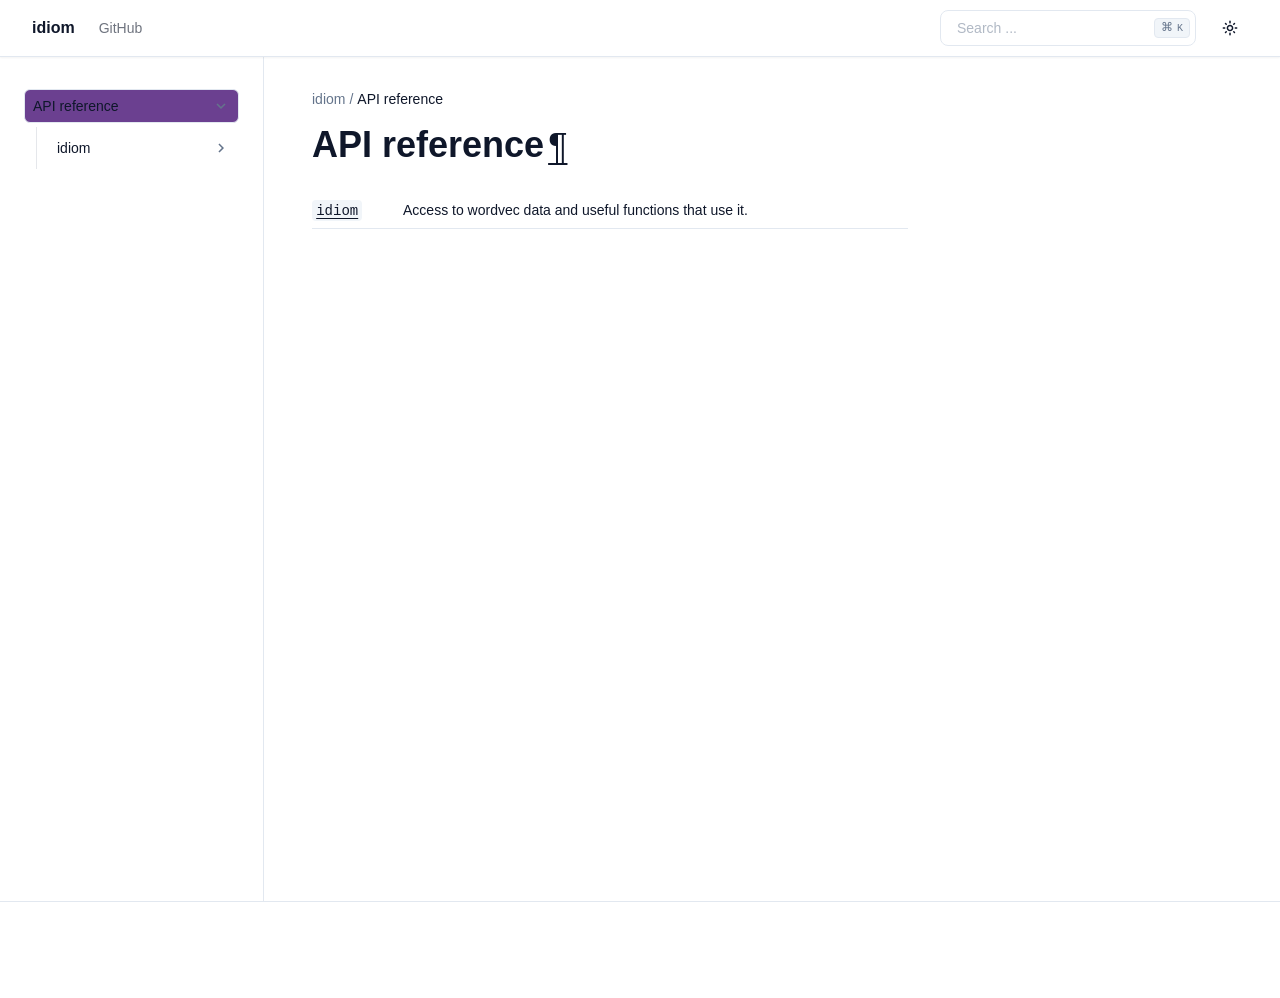
<file: api.html>
<!DOCTYPE html>

<html :class="{ 'dark' : darkMode === true }" data-content_root="./" lang="en" x-data="{ darkMode: $persist(window.matchMedia('(prefers-color-scheme: dark)').matches), activeSection: ''}">
<head>
<script>
    (function () {
      // Set initial color scheme
      if ((localStorage.getItem("_x_darkMode") === "true") || (window.matchMedia("(prefers-color-scheme: dark)").matches)) {
        document.documentElement.classList.add("dark");
      }

      // Watch for media preference changes
      window.matchMedia("(prefers-color-scheme: dark)").addEventListener("change", (event) => {
        localStorage.setItem("_x_darkMode", event.matches);
        document.documentElement.classList.toggle("dark", event.matches);
      });
    })();
  </script>
<meta content="width=device-width, initial-scale=1.0" name="viewport"/>
<meta charset="utf-8"/>
<meta content="#ffffff" media="(prefers-color-scheme: light)" name="theme-color"/>
<meta content="#030711" media="(prefers-color-scheme: dark)" name="theme-color"/>
<meta content="width=device-width, initial-scale=1" name="viewport"/>
<link href="api.html.md" rel="alternate" type="text/markdown"/>
<link href="llms.txt" rel="describedby" type="text/markdown"/>
<link href="api.html.md" rel="alternate" type="text/markdown"/>
<link href="llms.txt" rel="describedby"/>
<title>API reference | idiom</title>
<meta content="API reference | idiom" property="og:title"/>
<meta content="API reference | idiom" name="twitter:title"/>
<link href="_static/pygments.css?v=d75fae25" rel="stylesheet" type="text/css"/>
<link href="_static/theme.css?v=009055c6" rel="stylesheet" type="text/css"/>
<link href="_static/sphinx_autodoc_typehints.css?v=057ac668" rel="stylesheet" type="text/css"/>
<link href="_static/copybutton.css?v=76b2166b" rel="stylesheet" type="text/css"/>
<link href="_static/epythet.css?v=ee8382f8" rel="stylesheet" type="text/css"/>
<link href="search.html" rel="search" title="Search"/>
<link href="genindex.html" rel="index" title="Index"/>
<link href="_autosummary/idiom.html" rel="next" title="idiom"/>
<link href="index.html" rel="prev" title="idiom"/>
</head>
<body :class="{ 'overflow-hidden': showSidebar }" class="min-h-screen font-sans antialiased bg-background text-foreground" x-data="{ showSidebar: false, showScrollTop: false }">
<div @click.self="showSidebar = false" class="fixed inset-0 z-50 overflow-hidden bg-background/80 backdrop-blur-sm md:hidden" x-cloak="" x-show="showSidebar"></div><div class="relative flex flex-col min-h-screen" id="page"><a class="absolute top-0 left-0 z-[100] block bg-background p-4 text-xl transition -translate-x-full opacity-0 focus:translate-x-0 focus:opacity-100" href="#content">
      Skip to content
    </a><header class="sticky top-0 z-40 w-full border-b shadow-xs border-border bg-background/90 backdrop-blur"><div class="container flex items-center h-14">
<div class="hidden mr-4 md:flex">
<a class="flex items-center mr-6" href="index.html"><span class="hidden font-bold sm:inline-block text-clip whitespace-nowrap">idiom</span>
</a><nav class="flex items-center gap-6 text-sm font-medium">
<a class="transition-colors hover:text-foreground/80 text-foreground/60" href="https://github.com/thorwhalen/idiom" rel="noopener nofollow">GitHub</a>
</nav></div><button @click="showSidebar = true" class="inline-flex items-center justify-center h-10 px-0 py-2 mr-2 text-base font-medium transition-colors rounded-md hover:text-accent-foreground hover:bg-transparent md:hidden" type="button">
<svg aria-hidden="true" fill="currentColor" height="24" viewbox="0 96 960 960" width="24" xmlns="http://www.w3.org/2000/svg">
<path d="M152.587 825.087q-19.152 0-32.326-13.174t-13.174-32.326q0-19.152 13.174-32.326t32.326-13.174h440q19.152 0 32.326 13.174t13.174 32.326q0 19.152-13.174 32.326t-32.326 13.174h-440Zm0-203.587q-19.152 0-32.326-13.174T107.087 576q0-19.152 13.174-32.326t32.326-13.174h320q19.152 0 32.326 13.174T518.087 576q0 19.152-13.174 32.326T472.587 621.5h-320Zm0-203.587q-19.152 0-32.326-13.174t-13.174-32.326q0-19.152 13.174-32.326t32.326-13.174h440q19.152 0 32.326 13.174t13.174 32.326q0 19.152-13.174 32.326t-32.326 13.174h-440ZM708.913 576l112.174 112.174q12.674 12.674 12.674 31.826t-12.674 31.826Q808.413 764.5 789.261 764.5t-31.826-12.674l-144-144Q600 594.391 600 576t13.435-31.826l144-144q12.674-12.674 31.826-12.674t31.826 12.674q12.674 12.674 12.674 31.826t-12.674 31.826L708.913 576Z"></path>
</svg>
<span class="sr-only">Toggle navigation menu</span>
</button>
<div class="flex items-center justify-between flex-1 gap-2 sm:gap-4 md:justify-end">
<div class="flex-1 w-full md:w-auto md:flex-none"><form @keydown.k.window.meta="$refs.search.focus()" action="search.html" class="relative flex items-center group" id="searchbox" method="get">
<input aria-label="Search the docs" class="inline-flex items-center font-medium transition-colors bg-transparent focus-visible:outline-none focus-visible:ring-2 focus-visible:ring-ring focus-visible:ring-offset-2 ring-offset-background border border-input hover:bg-accent focus:bg-accent hover:text-accent-foreground focus:text-accent-foreground hover:placeholder-accent-foreground py-2 px-4 relative h-9 w-full justify-start rounded-[0.5rem] text-sm text-muted-foreground sm:pr-12 md:w-40 lg:w-64" id="search-input" name="q" placeholder="Search ..." type="search" x-ref="search"/>
<kbd class="pointer-events-none absolute right-1.5 top-2 hidden h-5 select-none text-muted-foreground items-center gap-1 rounded border border-border bg-muted px-1.5 font-mono text-[10px] font-medium opacity-100 sm:flex group-hover:bg-accent group-hover:text-accent-foreground">
<span class="text-xs">⌘</span>
    K
  </kbd>
</form>
</div>
<nav class="flex items-center gap-1">
<button @click="darkMode = !darkMode" class="relative inline-flex items-center justify-center px-0 text-sm font-medium transition-colors rounded-md hover:bg-accent hover:text-accent-foreground h-9 w-9" title="Toggle color scheme" type="button">
<svg class="absolute transition-all scale-100 rotate-0 dark:-rotate-90 dark:scale-0" fill="currentColor" height="16" viewbox="0 96 960 960" width="16" xmlns="http://www.w3.org/2000/svg">
<path d="M480 685q45.456 0 77.228-31.772Q589 621.456 589 576q0-45.456-31.772-77.228Q525.456 467 480 467q-45.456 0-77.228 31.772Q371 530.544 371 576q0 45.456 31.772 77.228Q434.544 685 480 685Zm0 91q-83 0-141.5-58.5T280 576q0-83 58.5-141.5T480 376q83 0 141.5 58.5T680 576q0 83-58.5 141.5T480 776ZM80 621.5q-19.152 0-32.326-13.174T34.5 576q0-19.152 13.174-32.326T80 530.5h80q19.152 0 32.326 13.174T205.5 576q0 19.152-13.174 32.326T160 621.5H80Zm720 0q-19.152 0-32.326-13.174T754.5 576q0-19.152 13.174-32.326T800 530.5h80q19.152 0 32.326 13.174T925.5 576q0 19.152-13.174 32.326T880 621.5h-80Zm-320-320q-19.152 0-32.326-13.174T434.5 256v-80q0-19.152 13.174-32.326T480 130.5q19.152 0 32.326 13.174T525.5 176v80q0 19.152-13.174 32.326T480 301.5Zm0 720q-19.152 0-32.326-13.17Q434.5 995.152 434.5 976v-80q0-19.152 13.174-32.326T480 850.5q19.152 0 32.326 13.174T525.5 896v80q0 19.152-13.174 32.33-13.174 13.17-32.326 13.17ZM222.174 382.065l-43-42Q165.5 327.391 166 308.239t13.174-33.065q13.435-13.674 32.587-13.674t32.065 13.674l42.239 43q12.674 13.435 12.555 31.706-.12 18.272-12.555 31.946-12.674 13.674-31.445 13.413-18.772-.261-32.446-13.174Zm494 494.761-42.239-43q-12.674-13.435-12.674-32.087t12.674-31.565Q686.609 756.5 705.38 757q18.772.5 32.446 13.174l43 41.761Q794.5 824.609 794 843.761t-13.174 33.065Q767.391 890.5 748.239 890.5t-32.065-13.674Zm-42-494.761Q660.5 369.391 661 350.62q.5-18.772 13.174-32.446l41.761-43Q728.609 261.5 747.761 262t33.065 13.174q13.674 13.435 13.674 32.587t-13.674 32.065l-43 42.239q-13.435 12.674-31.706 12.555-18.272-.12-31.946-12.555Zm-495 494.761Q165.5 863.391 165.5 844.239t13.674-32.065l43-42.239q13.435-12.674 32.087-12.674t31.565 12.674Q299.5 782.609 299 801.38q-.5 18.772-13.174 32.446l-41.761 43Q231.391 890.5 212.239 890t-33.065-13.174ZM480 576Z"></path>
</svg>
<svg class="absolute transition-all scale-0 rotate-90 dark:rotate-0 dark:scale-100" fill="currentColor" height="16" viewbox="0 96 960 960" width="16" xmlns="http://www.w3.org/2000/svg">
<path d="M480 936q-151 0-255.5-104.5T120 576q0-138 90-239.5T440 218q25-3 39 18t-1 44q-17 26-25.5 55t-8.5 61q0 90 63 153t153 63q31 0 61.5-9t54.5-25q21-14 43-1.5t19 39.5q-14 138-117.5 229T480 936Zm0-80q88 0 158-48.5T740 681q-20 5-40 8t-40 3q-123 0-209.5-86.5T364 396q0-20 3-40t8-40q-78 32-126.5 102T200 576q0 116 82 198t198 82Zm-10-270Z"></path>
</svg>
</button>
</nav>
</div>
</div>
</header>
<div class="flex-1"><div class="container md:grid md:grid-cols-[220px_minmax(0,1fr)] md:gap-6 lg:grid-cols-[240px_minmax(0,1fr)] lg:gap-10"><aside :aria-hidden="!showSidebar" :class="{ 'translate-x-0': showSidebar }" class="fixed inset-y-0 left-0 md:top-14 z-50 md:z-30 bg-background md:bg-transparent transition-all duration-100 -translate-x-full md:translate-x-0 ml-0 p-6 md:p-0 md:-ml-2 md:h-[calc(100vh-3.5rem)] w-5/6 md:w-full overflow-y-auto border-r border-border md:sticky" id="left-sidebar">
<a class="justify-start text-sm md:!hidden bg-background" href="index.html"><span class="font-bold text-clip whitespace-nowrap">idiom</span>
</a>
<div class="relative overflow-hidden md:overflow-auto my-4 md:my-0">
<div class="overflow-y-auto h-full w-full relative pr-6"><nav class="flex md:hidden flex-col font-medium mt-4">
<a href="https://github.com/thorwhalen/idiom" rel="nofollow noopener">GitHub</a>
</nav><nav class="table w-full min-w-full my-6 lg:my-8">
<ul class="current">
<li class="toctree-l1 current" x-data="{ expanded: $el.classList.contains('current') ? true : false }"><a :class="{ 'expanded' : expanded }" @click="expanded = !expanded" class="current reference internal expandable" href="#">API reference<button @click.prevent.stop="expanded = !expanded" type="button" x-cloak=""><span class="sr-only"></span><svg fill="currentColor" height="18px" stroke="none" viewbox="0 0 24 24" width="18px" xmlns="http://www.w3.org/2000/svg"><path d="M10 6L8.59 7.41 13.17 12l-4.58 4.59L10 18l6-6z"></path></svg></button></a><ul x-cloak="" x-show="expanded">
<li class="toctree-l2" x-data="{ expanded: $el.classList.contains('current') ? true : false }"><a :class="{ 'expanded' : expanded }" @click="expanded = !expanded" class="reference internal expandable" href="_autosummary/idiom.html">idiom<button @click.prevent.stop="expanded = !expanded" type="button" x-cloak=""><span class="sr-only"></span><svg fill="currentColor" height="18px" stroke="none" viewbox="0 0 24 24" width="18px" xmlns="http://www.w3.org/2000/svg"><path d="M10 6L8.59 7.41 13.17 12l-4.58 4.59L10 18l6-6z"></path></svg></button></a><ul x-cloak="" x-show="expanded">
<li class="toctree-l3"><a class="reference internal" href="_autosummary/idiom.high_dims.html">idiom.high_dims</a></li>
</ul>
</li>
</ul>
</li>
</ul>
</nav>
</div>
</div>
<button @click="showSidebar = false" class="absolute md:hidden right-4 top-4 rounded-sm opacity-70 transition-opacity hover:opacity-100" type="button">
<svg class="h-4 w-4" fill="currentColor" height="24" stroke="none" viewbox="0 96 960 960" width="24" xmlns="http://www.w3.org/2000/svg">
<path d="M480 632 284 828q-11 11-28 11t-28-11q-11-11-11-28t11-28l196-196-196-196q-11-11-11-28t11-28q11-11 28-11t28 11l196 196 196-196q11-11 28-11t28 11q11 11 11 28t-11 28L536 576l196 196q11 11 11 28t-11 28q-11 11-28 11t-28-11L480 632Z"></path>
</svg>
</button>
</aside>
<main class="relative py-6 lg:gap-10 lg:py-8 xl:grid xl:grid-cols-[1fr_300px]">
<div class="w-full min-w-0 mx-auto">
<nav aria-label="breadcrumbs" class="flex items-center mb-4 space-x-1 text-sm text-muted-foreground">
<a class="overflow-hidden text-ellipsis whitespace-nowrap hover:text-foreground" href="index.html">
<span class="hidden md:inline">idiom</span>
<svg aria-label="Home" class="md:hidden" fill="currentColor" height="18" stroke="none" viewbox="0 96 960 960" width="18" xmlns="http://www.w3.org/2000/svg">
<path d="M240 856h120V616h240v240h120V496L480 316 240 496v360Zm-80 80V456l320-240 320 240v480H520V696h-80v240H160Zm320-350Z"></path>
</svg>
</a>
<div class="mr-1">/</div><span aria-current="page" class="font-medium text-foreground overflow-hidden text-ellipsis whitespace-nowrap">API reference</span>
</nav>
<div id="content" role="main">
<section id="api-reference">
<h1>API reference<a @click.prevent="window.navigator.clipboard.writeText($el.href); $el.setAttribute('data-tooltip', 'Copied!'); setTimeout(() =&gt; $el.setAttribute('data-tooltip', 'Copy link to this element'), 2000)" aria-label="Copy link to this element" class="headerlink" data-tooltip="Copy link to this element" href="#api-reference">¶</a></h1>
<table class="autosummary longtable docutils align-default">
<tbody>
<tr class="row-odd"><td><p><a class="reference internal" href="_autosummary/idiom.html#module-idiom" title="idiom"><code class="xref py py-obj docutils literal notranslate"><span class="pre">idiom</span></code></a></p></td>
<td><p>Access to wordvec data and useful functions that use it.</p></td>
</tr>
</tbody>
</table>
</section>
</div></div>
</main>
</div>
</div><footer class="py-6 border-t border-border md:py-0">
<div class="container flex flex-col items-center justify-between gap-4 md:h-24 md:flex-row">
<div class="flex flex-col items-center gap-4 px-8 md:flex-row md:gap-2 md:px-0">
<p class="text-sm leading-loose text-center text-muted-foreground md:text-left"></p>
</div>
</div>
</footer>
</div>
<script src="_static/documentation_options.js?v=22607128"></script>
<script src="_static/doctools.js?v=fd6eb6e6"></script>
<script src="_static/sphinx_highlight.js?v=6ffebe34"></script>
<script src="_static/clipboard.min.js?v=a7894cd8"></script>
<script src="_static/copybutton.js?v=fd10adb8"></script>
<script defer="defer" src="_static/theme.js?v=49cc6205"></script>
</body>
</html>
</file>
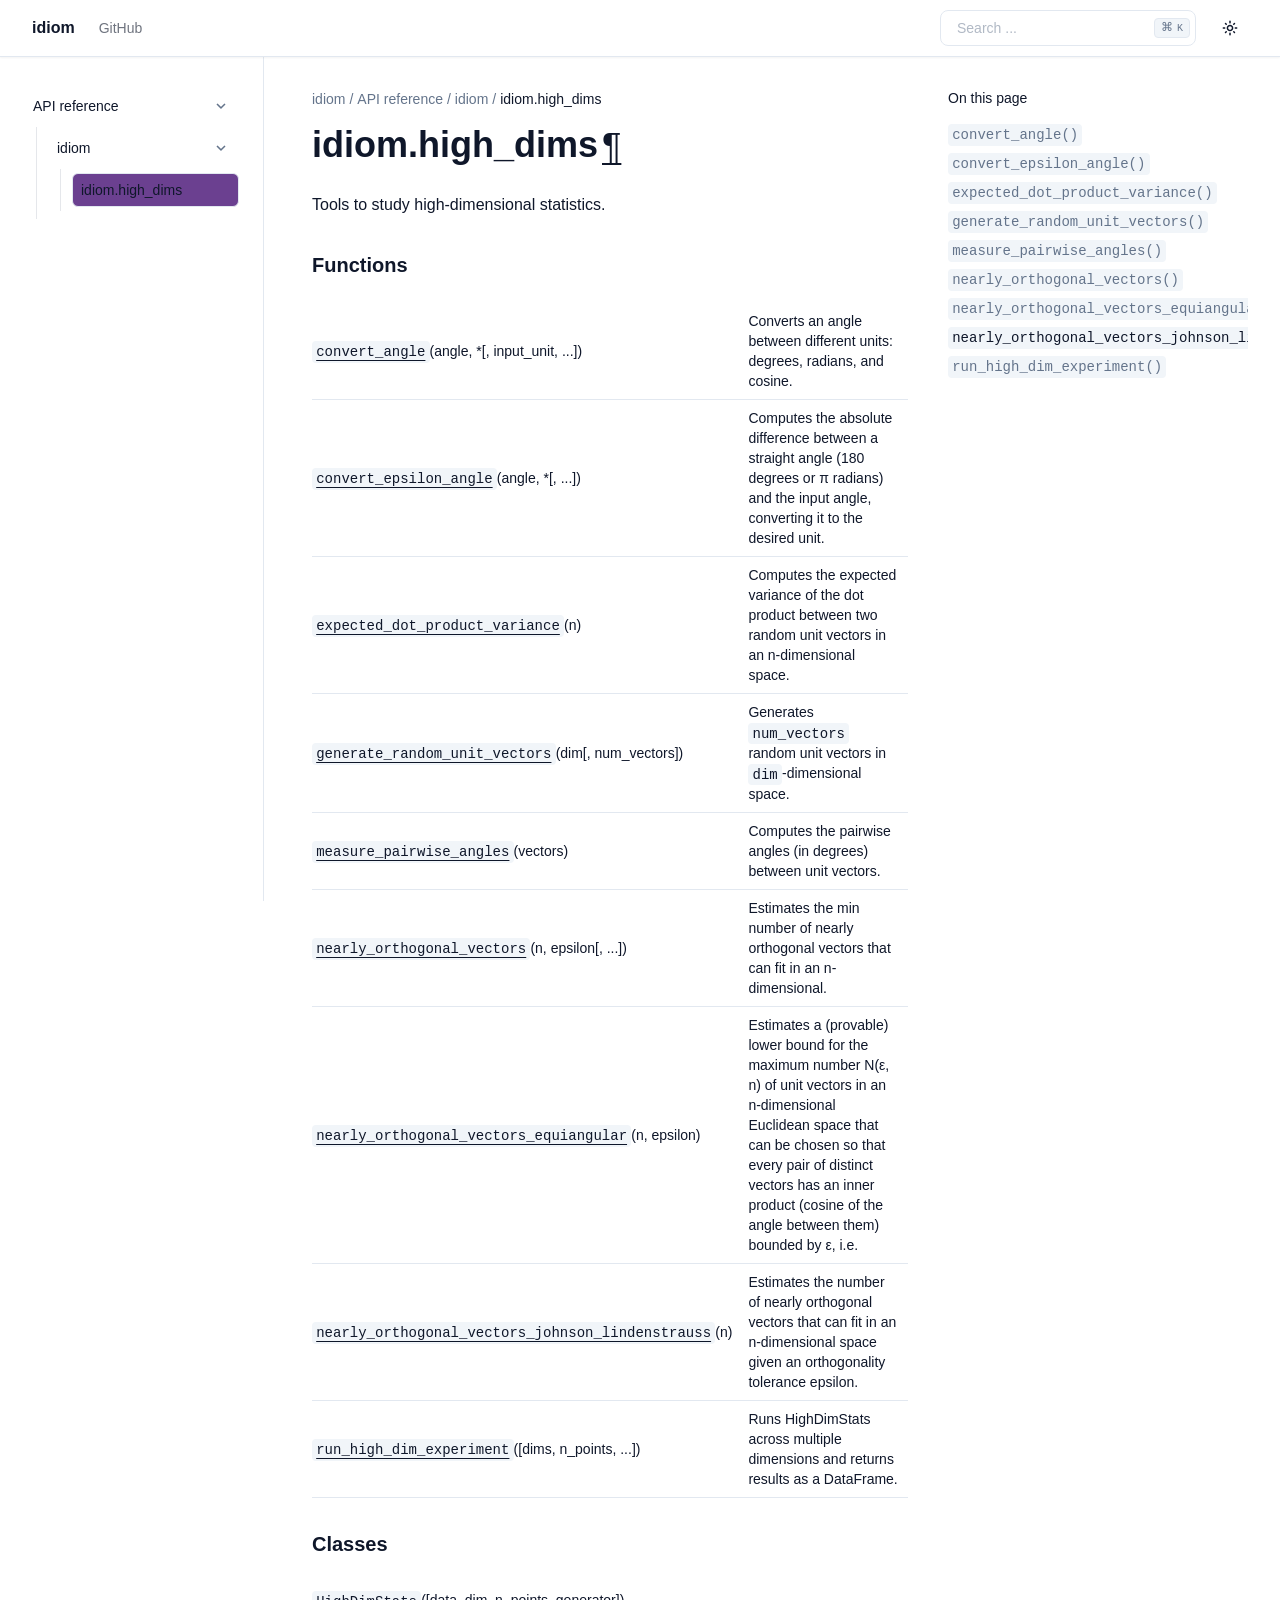
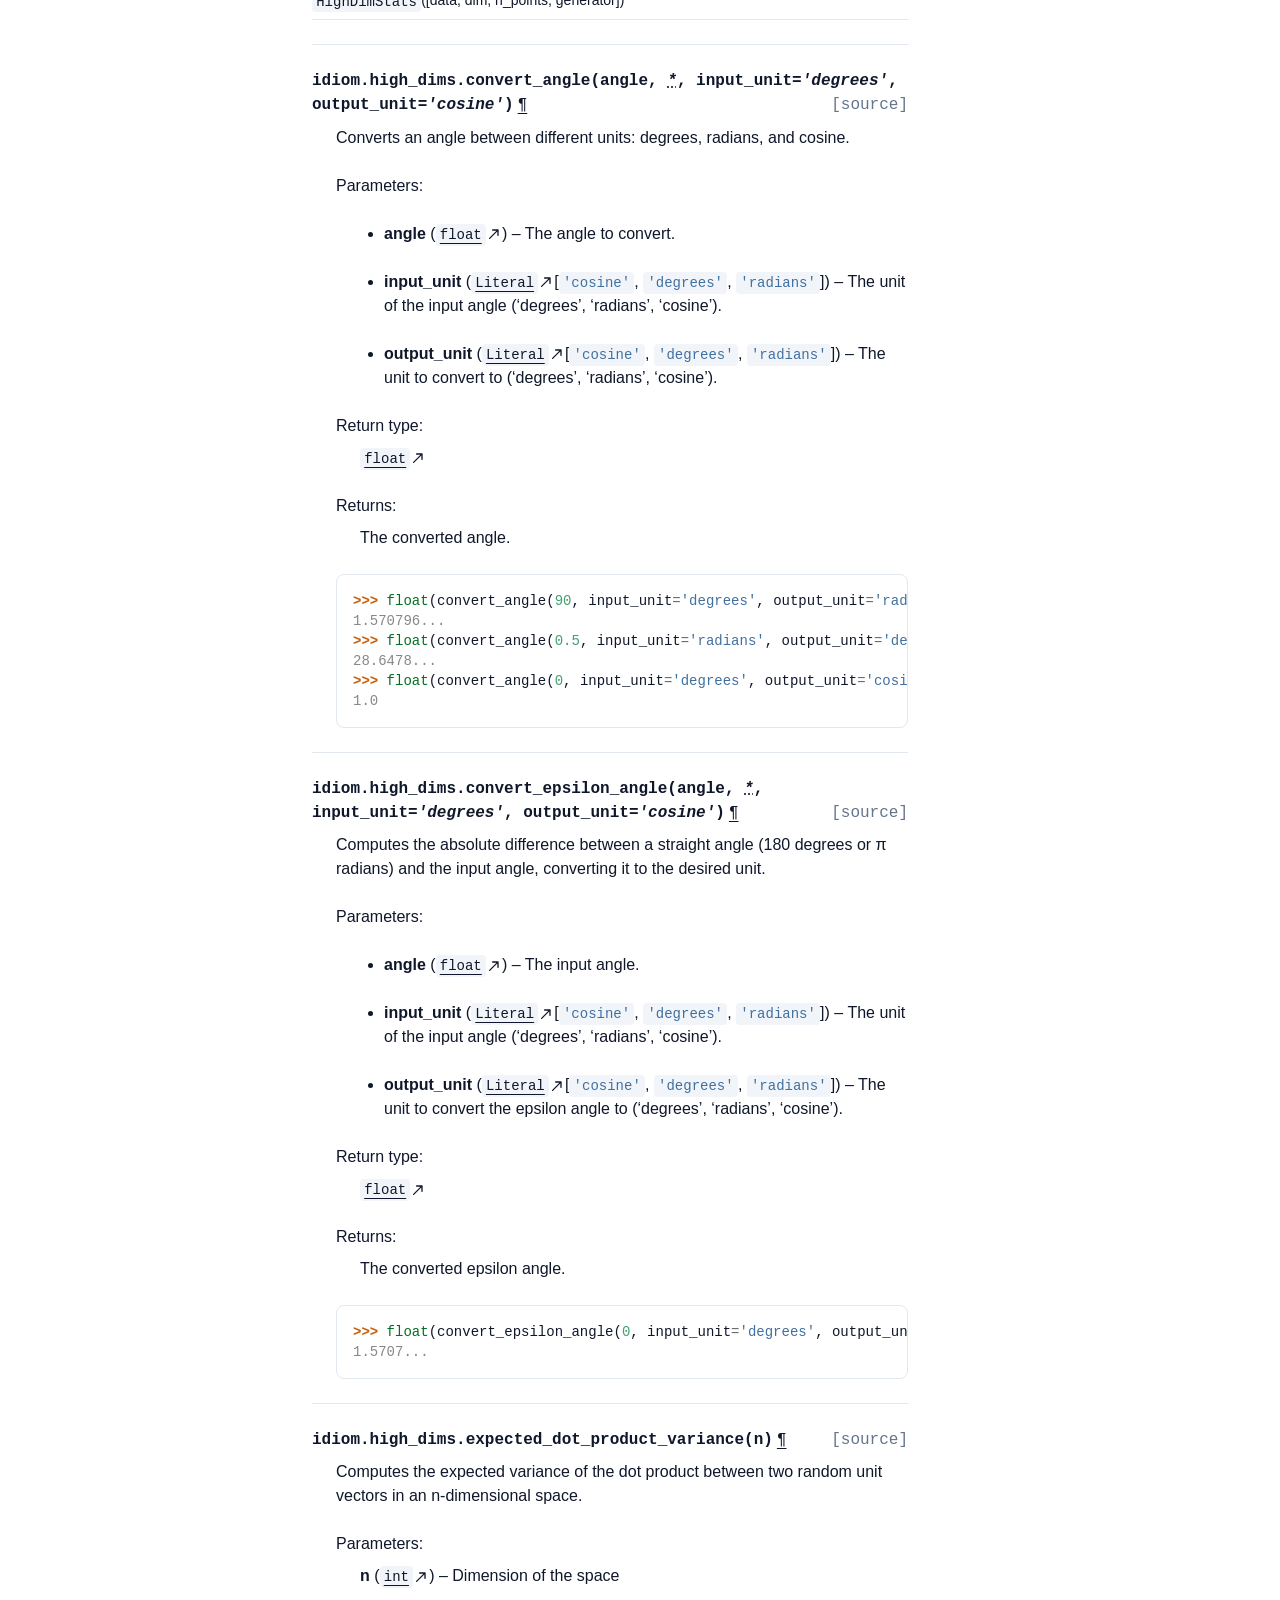
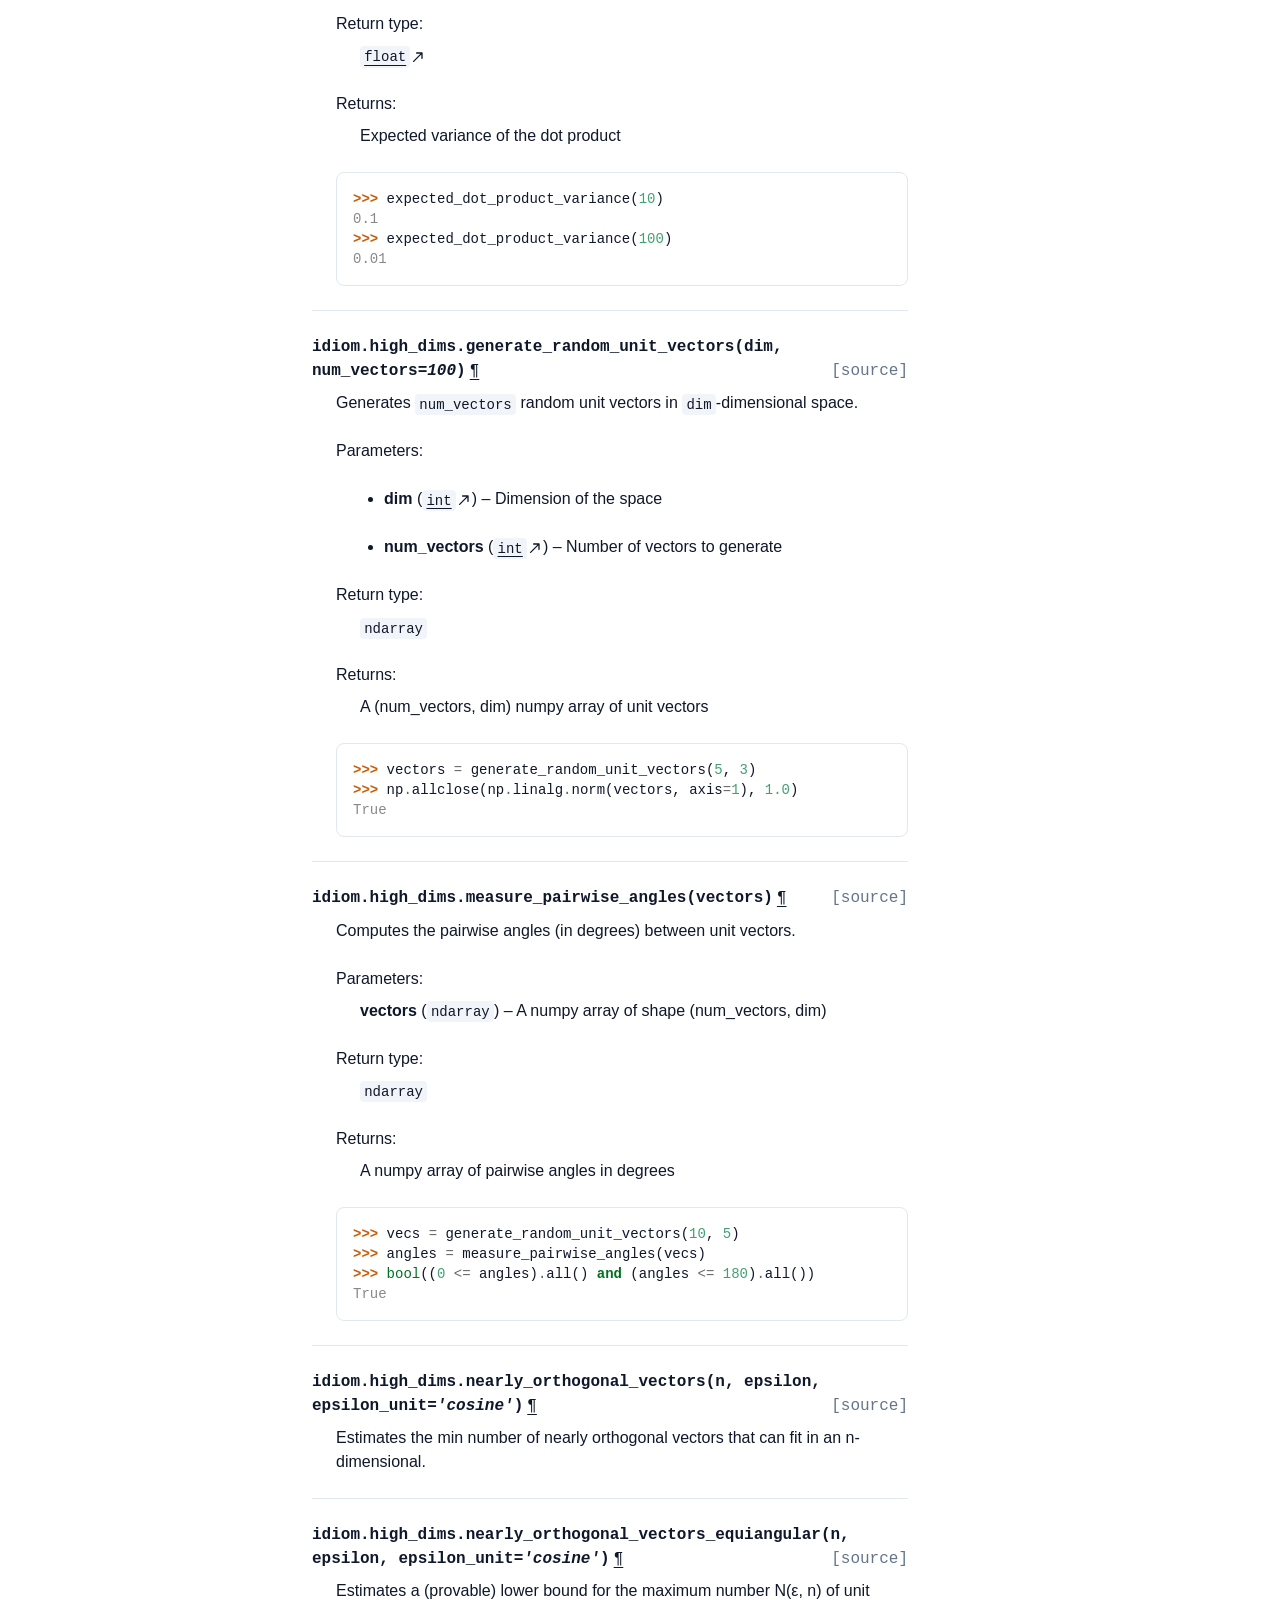
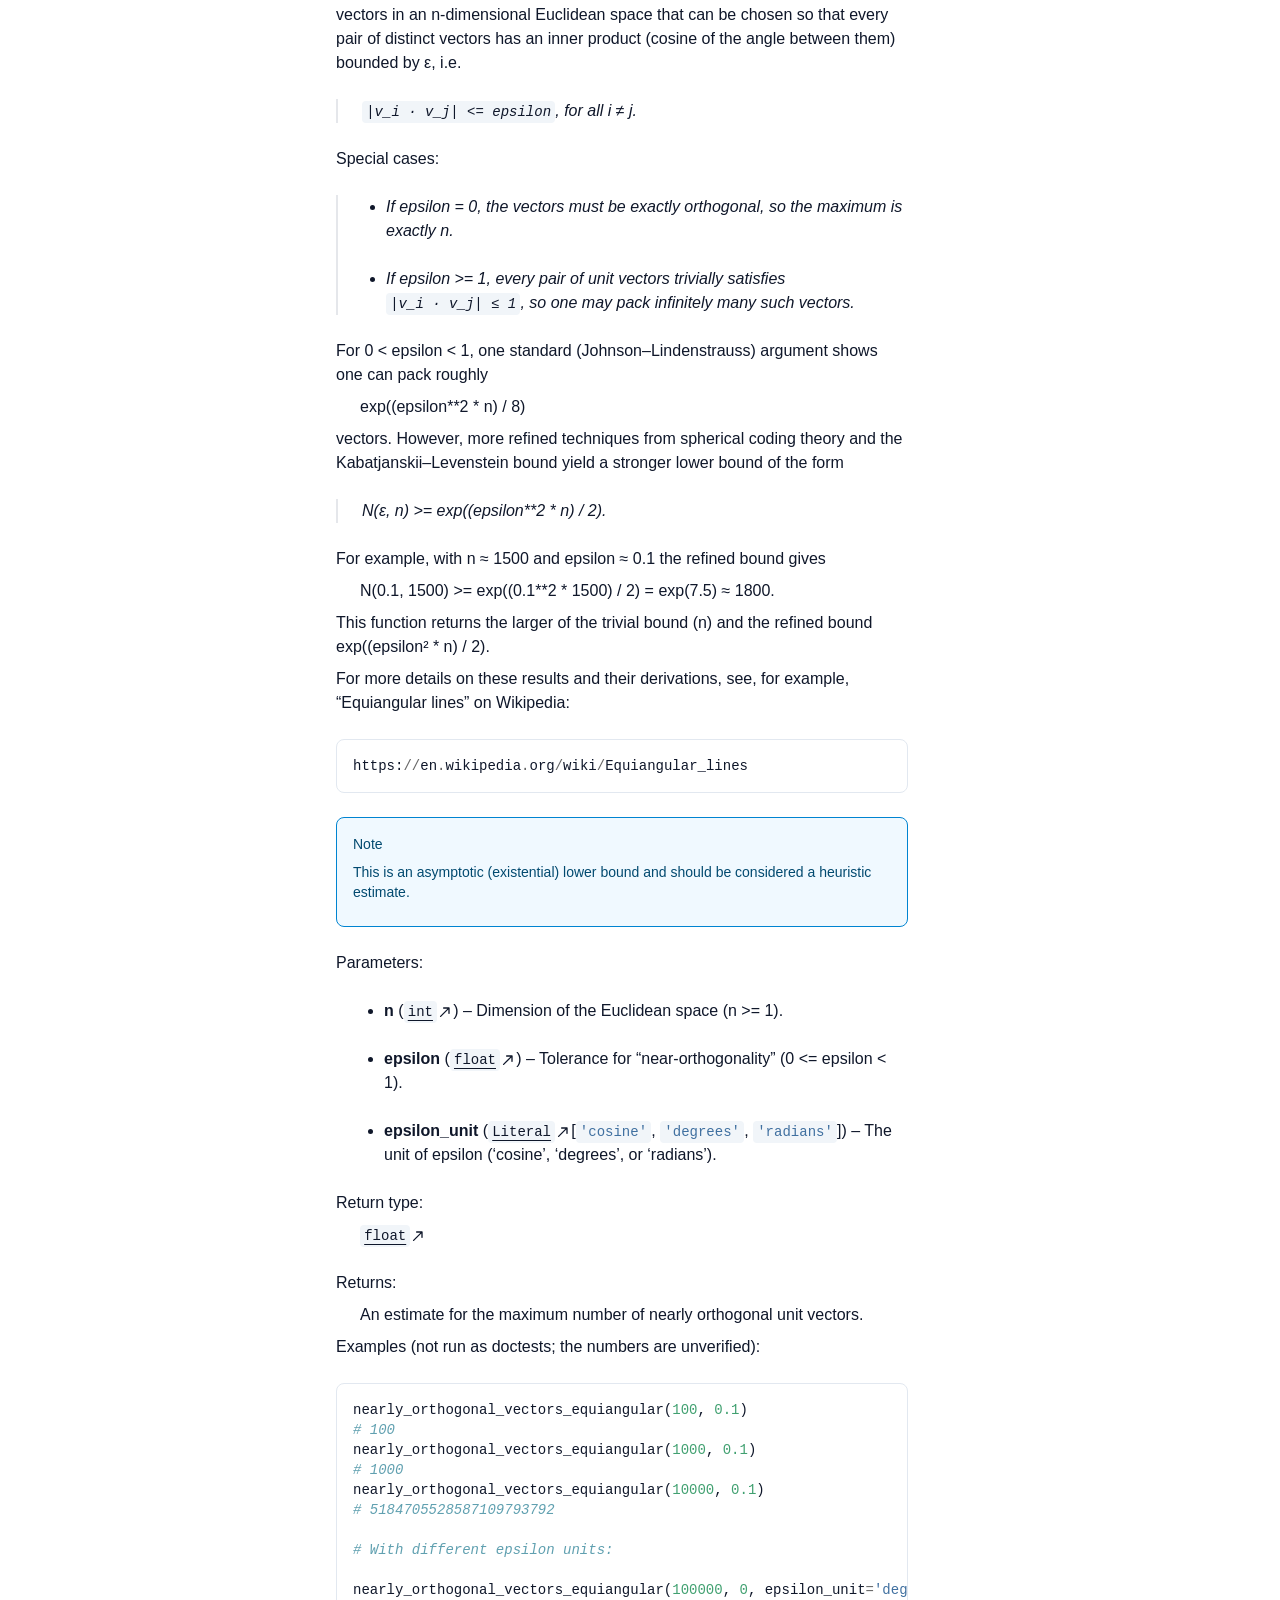
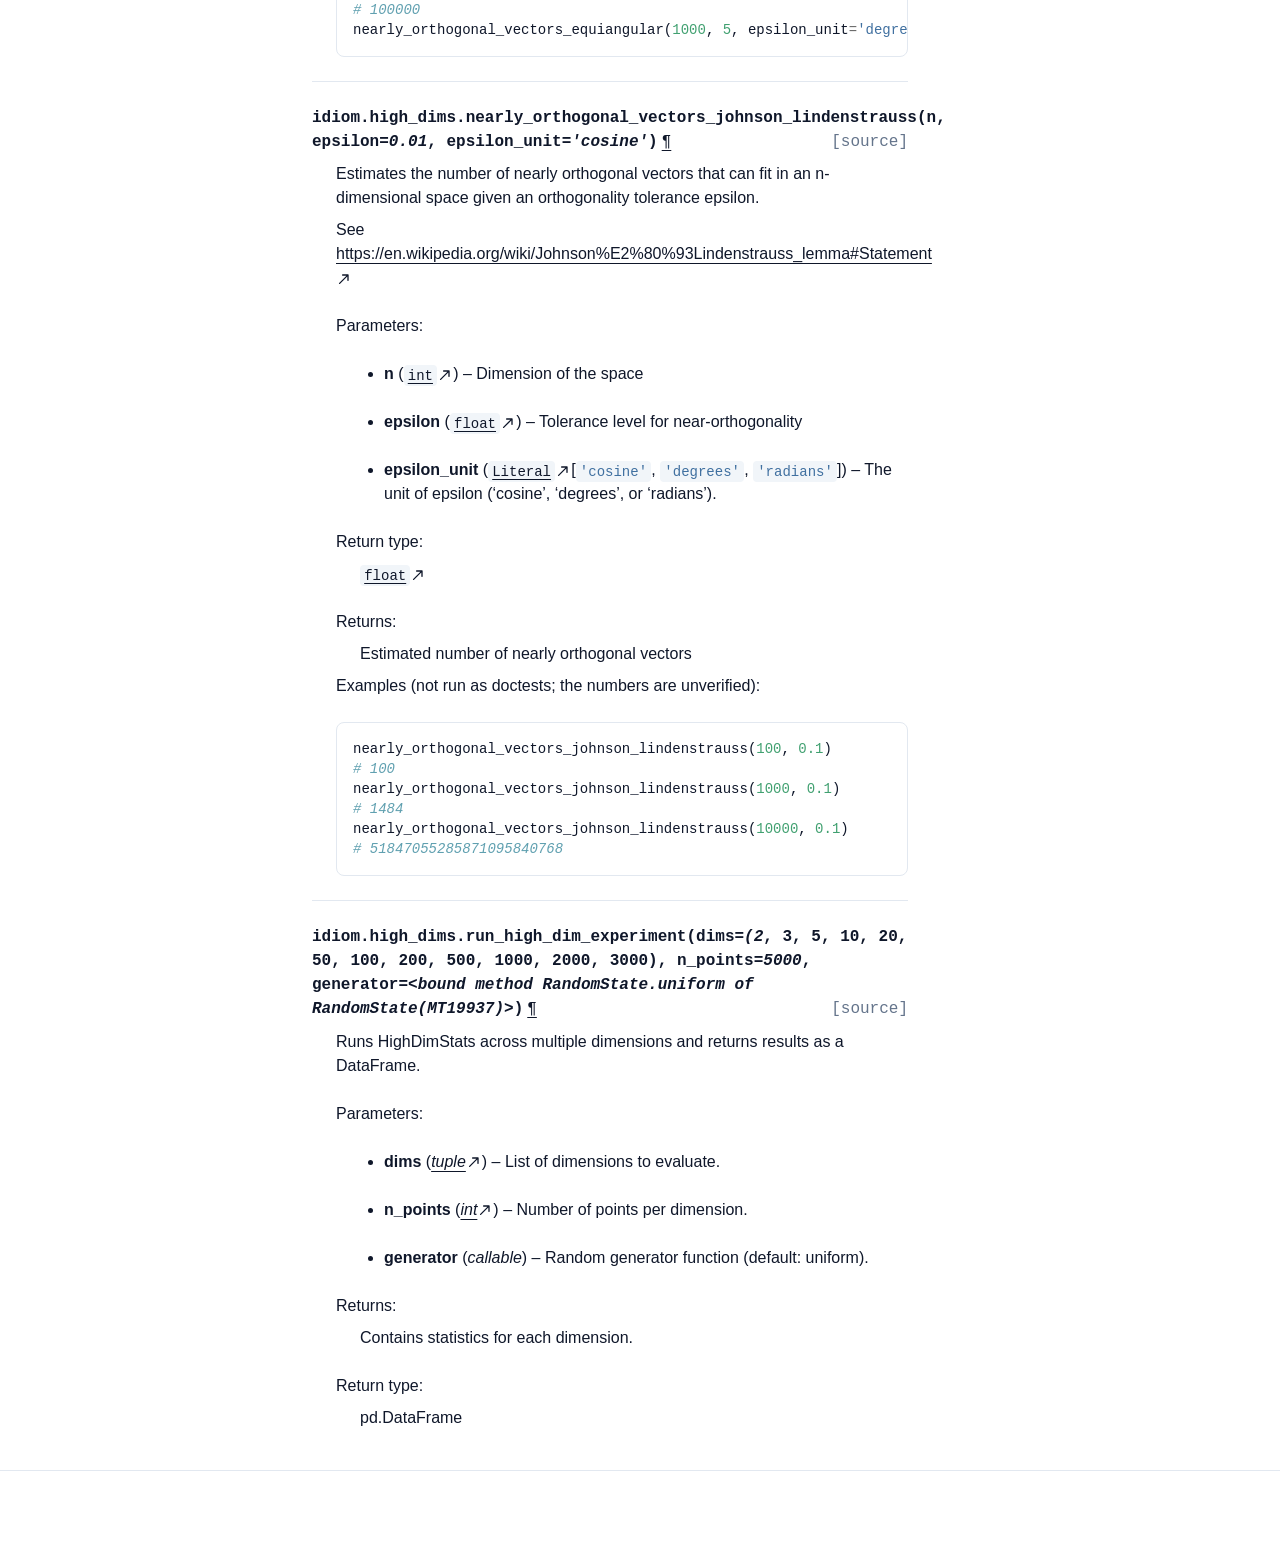
<file: _autosummary/idiom.high_dims.html>
<!DOCTYPE html>

<html :class="{ 'dark' : darkMode === true }" data-content_root="../" lang="en" x-data="{ darkMode: $persist(window.matchMedia('(prefers-color-scheme: dark)').matches), activeSection: ''}">
<head>
<script>
    (function () {
      // Set initial color scheme
      if ((localStorage.getItem("_x_darkMode") === "true") || (window.matchMedia("(prefers-color-scheme: dark)").matches)) {
        document.documentElement.classList.add("dark");
      }

      // Watch for media preference changes
      window.matchMedia("(prefers-color-scheme: dark)").addEventListener("change", (event) => {
        localStorage.setItem("_x_darkMode", event.matches);
        document.documentElement.classList.toggle("dark", event.matches);
      });
    })();
  </script>
<meta content="width=device-width, initial-scale=1.0" name="viewport"/>
<meta charset="utf-8"/>
<meta content="#ffffff" media="(prefers-color-scheme: light)" name="theme-color"/>
<meta content="#030711" media="(prefers-color-scheme: dark)" name="theme-color"/>
<meta content="width=device-width, initial-scale=1" name="viewport"/>
<link href="idiom.high_dims.html.md" rel="alternate" type="text/markdown"/>
<link href="../llms.txt" rel="describedby" type="text/markdown"/>
<link href="idiom.high_dims.html.md" rel="alternate" type="text/markdown"/>
<link href="llms.txt" rel="describedby"/>
<title>idiom.high_dims | idiom</title>
<meta content="idiom.high_dims | idiom" property="og:title"/>
<meta content="idiom.high_dims | idiom" name="twitter:title"/>
<link href="../_static/pygments.css?v=d75fae25" rel="stylesheet" type="text/css"/>
<link href="../_static/theme.css?v=009055c6" rel="stylesheet" type="text/css"/>
<link href="../_static/sphinx_autodoc_typehints.css?v=057ac668" rel="stylesheet" type="text/css"/>
<link href="../_static/copybutton.css?v=76b2166b" rel="stylesheet" type="text/css"/>
<link href="../_static/epythet.css?v=ee8382f8" rel="stylesheet" type="text/css"/>
<link href="../search.html" rel="search" title="Search"/>
<link href="../genindex.html" rel="index" title="Index"/>
<link href="idiom.html" rel="prev" title="idiom"/>
</head>
<body :class="{ 'overflow-hidden': showSidebar }" class="min-h-screen font-sans antialiased bg-background text-foreground" x-data="{ showSidebar: false, showScrollTop: false }">
<div @click.self="showSidebar = false" class="fixed inset-0 z-50 overflow-hidden bg-background/80 backdrop-blur-sm md:hidden" x-cloak="" x-show="showSidebar"></div><div class="relative flex flex-col min-h-screen" id="page"><a class="absolute top-0 left-0 z-[100] block bg-background p-4 text-xl transition -translate-x-full opacity-0 focus:translate-x-0 focus:opacity-100" href="#content">
      Skip to content
    </a><header class="sticky top-0 z-40 w-full border-b shadow-xs border-border bg-background/90 backdrop-blur"><div class="container flex items-center h-14">
<div class="hidden mr-4 md:flex">
<a class="flex items-center mr-6" href="../index.html"><span class="hidden font-bold sm:inline-block text-clip whitespace-nowrap">idiom</span>
</a><nav class="flex items-center gap-6 text-sm font-medium">
<a class="transition-colors hover:text-foreground/80 text-foreground/60" href="https://github.com/thorwhalen/idiom" rel="noopener nofollow">GitHub</a>
</nav></div><button @click="showSidebar = true" class="inline-flex items-center justify-center h-10 px-0 py-2 mr-2 text-base font-medium transition-colors rounded-md hover:text-accent-foreground hover:bg-transparent md:hidden" type="button">
<svg aria-hidden="true" fill="currentColor" height="24" viewbox="0 96 960 960" width="24" xmlns="http://www.w3.org/2000/svg">
<path d="M152.587 825.087q-19.152 0-32.326-13.174t-13.174-32.326q0-19.152 13.174-32.326t32.326-13.174h440q19.152 0 32.326 13.174t13.174 32.326q0 19.152-13.174 32.326t-32.326 13.174h-440Zm0-203.587q-19.152 0-32.326-13.174T107.087 576q0-19.152 13.174-32.326t32.326-13.174h320q19.152 0 32.326 13.174T518.087 576q0 19.152-13.174 32.326T472.587 621.5h-320Zm0-203.587q-19.152 0-32.326-13.174t-13.174-32.326q0-19.152 13.174-32.326t32.326-13.174h440q19.152 0 32.326 13.174t13.174 32.326q0 19.152-13.174 32.326t-32.326 13.174h-440ZM708.913 576l112.174 112.174q12.674 12.674 12.674 31.826t-12.674 31.826Q808.413 764.5 789.261 764.5t-31.826-12.674l-144-144Q600 594.391 600 576t13.435-31.826l144-144q12.674-12.674 31.826-12.674t31.826 12.674q12.674 12.674 12.674 31.826t-12.674 31.826L708.913 576Z"></path>
</svg>
<span class="sr-only">Toggle navigation menu</span>
</button>
<div class="flex items-center justify-between flex-1 gap-2 sm:gap-4 md:justify-end">
<div class="flex-1 w-full md:w-auto md:flex-none"><form @keydown.k.window.meta="$refs.search.focus()" action="../search.html" class="relative flex items-center group" id="searchbox" method="get">
<input aria-label="Search the docs" class="inline-flex items-center font-medium transition-colors bg-transparent focus-visible:outline-none focus-visible:ring-2 focus-visible:ring-ring focus-visible:ring-offset-2 ring-offset-background border border-input hover:bg-accent focus:bg-accent hover:text-accent-foreground focus:text-accent-foreground hover:placeholder-accent-foreground py-2 px-4 relative h-9 w-full justify-start rounded-[0.5rem] text-sm text-muted-foreground sm:pr-12 md:w-40 lg:w-64" id="search-input" name="q" placeholder="Search ..." type="search" x-ref="search"/>
<kbd class="pointer-events-none absolute right-1.5 top-2 hidden h-5 select-none text-muted-foreground items-center gap-1 rounded border border-border bg-muted px-1.5 font-mono text-[10px] font-medium opacity-100 sm:flex group-hover:bg-accent group-hover:text-accent-foreground">
<span class="text-xs">⌘</span>
    K
  </kbd>
</form>
</div>
<nav class="flex items-center gap-1">
<button @click="darkMode = !darkMode" class="relative inline-flex items-center justify-center px-0 text-sm font-medium transition-colors rounded-md hover:bg-accent hover:text-accent-foreground h-9 w-9" title="Toggle color scheme" type="button">
<svg class="absolute transition-all scale-100 rotate-0 dark:-rotate-90 dark:scale-0" fill="currentColor" height="16" viewbox="0 96 960 960" width="16" xmlns="http://www.w3.org/2000/svg">
<path d="M480 685q45.456 0 77.228-31.772Q589 621.456 589 576q0-45.456-31.772-77.228Q525.456 467 480 467q-45.456 0-77.228 31.772Q371 530.544 371 576q0 45.456 31.772 77.228Q434.544 685 480 685Zm0 91q-83 0-141.5-58.5T280 576q0-83 58.5-141.5T480 376q83 0 141.5 58.5T680 576q0 83-58.5 141.5T480 776ZM80 621.5q-19.152 0-32.326-13.174T34.5 576q0-19.152 13.174-32.326T80 530.5h80q19.152 0 32.326 13.174T205.5 576q0 19.152-13.174 32.326T160 621.5H80Zm720 0q-19.152 0-32.326-13.174T754.5 576q0-19.152 13.174-32.326T800 530.5h80q19.152 0 32.326 13.174T925.5 576q0 19.152-13.174 32.326T880 621.5h-80Zm-320-320q-19.152 0-32.326-13.174T434.5 256v-80q0-19.152 13.174-32.326T480 130.5q19.152 0 32.326 13.174T525.5 176v80q0 19.152-13.174 32.326T480 301.5Zm0 720q-19.152 0-32.326-13.17Q434.5 995.152 434.5 976v-80q0-19.152 13.174-32.326T480 850.5q19.152 0 32.326 13.174T525.5 896v80q0 19.152-13.174 32.33-13.174 13.17-32.326 13.17ZM222.174 382.065l-43-42Q165.5 327.391 166 308.239t13.174-33.065q13.435-13.674 32.587-13.674t32.065 13.674l42.239 43q12.674 13.435 12.555 31.706-.12 18.272-12.555 31.946-12.674 13.674-31.445 13.413-18.772-.261-32.446-13.174Zm494 494.761-42.239-43q-12.674-13.435-12.674-32.087t12.674-31.565Q686.609 756.5 705.38 757q18.772.5 32.446 13.174l43 41.761Q794.5 824.609 794 843.761t-13.174 33.065Q767.391 890.5 748.239 890.5t-32.065-13.674Zm-42-494.761Q660.5 369.391 661 350.62q.5-18.772 13.174-32.446l41.761-43Q728.609 261.5 747.761 262t33.065 13.174q13.674 13.435 13.674 32.587t-13.674 32.065l-43 42.239q-13.435 12.674-31.706 12.555-18.272-.12-31.946-12.555Zm-495 494.761Q165.5 863.391 165.5 844.239t13.674-32.065l43-42.239q13.435-12.674 32.087-12.674t31.565 12.674Q299.5 782.609 299 801.38q-.5 18.772-13.174 32.446l-41.761 43Q231.391 890.5 212.239 890t-33.065-13.174ZM480 576Z"></path>
</svg>
<svg class="absolute transition-all scale-0 rotate-90 dark:rotate-0 dark:scale-100" fill="currentColor" height="16" viewbox="0 96 960 960" width="16" xmlns="http://www.w3.org/2000/svg">
<path d="M480 936q-151 0-255.5-104.5T120 576q0-138 90-239.5T440 218q25-3 39 18t-1 44q-17 26-25.5 55t-8.5 61q0 90 63 153t153 63q31 0 61.5-9t54.5-25q21-14 43-1.5t19 39.5q-14 138-117.5 229T480 936Zm0-80q88 0 158-48.5T740 681q-20 5-40 8t-40 3q-123 0-209.5-86.5T364 396q0-20 3-40t8-40q-78 32-126.5 102T200 576q0 116 82 198t198 82Zm-10-270Z"></path>
</svg>
</button>
</nav>
</div>
</div>
</header>
<div class="flex-1"><div class="container md:grid md:grid-cols-[220px_minmax(0,1fr)] md:gap-6 lg:grid-cols-[240px_minmax(0,1fr)] lg:gap-10"><aside :aria-hidden="!showSidebar" :class="{ 'translate-x-0': showSidebar }" class="fixed inset-y-0 left-0 md:top-14 z-50 md:z-30 bg-background md:bg-transparent transition-all duration-100 -translate-x-full md:translate-x-0 ml-0 p-6 md:p-0 md:-ml-2 md:h-[calc(100vh-3.5rem)] w-5/6 md:w-full overflow-y-auto border-r border-border md:sticky" id="left-sidebar">
<a class="justify-start text-sm md:!hidden bg-background" href="../index.html"><span class="font-bold text-clip whitespace-nowrap">idiom</span>
</a>
<div class="relative overflow-hidden md:overflow-auto my-4 md:my-0">
<div class="overflow-y-auto h-full w-full relative pr-6"><nav class="flex md:hidden flex-col font-medium mt-4">
<a href="https://github.com/thorwhalen/idiom" rel="nofollow noopener">GitHub</a>
</nav><nav class="table w-full min-w-full my-6 lg:my-8">
<ul class="current">
<li class="toctree-l1 current" x-data="{ expanded: $el.classList.contains('current') ? true : false }"><a :class="{ 'expanded' : expanded }" @click="expanded = !expanded" class="reference internal expandable" href="../api.html">API reference<button @click.prevent.stop="expanded = !expanded" type="button" x-cloak=""><span class="sr-only"></span><svg fill="currentColor" height="18px" stroke="none" viewbox="0 0 24 24" width="18px" xmlns="http://www.w3.org/2000/svg"><path d="M10 6L8.59 7.41 13.17 12l-4.58 4.59L10 18l6-6z"></path></svg></button></a><ul class="current" x-show="expanded">
<li class="toctree-l2 current" x-data="{ expanded: $el.classList.contains('current') ? true : false }"><a :class="{ 'expanded' : expanded }" @click="expanded = !expanded" class="reference internal expandable" href="idiom.html">idiom<button @click.prevent.stop="expanded = !expanded" type="button" x-cloak=""><span class="sr-only"></span><svg fill="currentColor" height="18px" stroke="none" viewbox="0 0 24 24" width="18px" xmlns="http://www.w3.org/2000/svg"><path d="M10 6L8.59 7.41 13.17 12l-4.58 4.59L10 18l6-6z"></path></svg></button></a><ul class="current" x-show="expanded">
<li class="toctree-l3 current"><a class="current reference internal" href="#">idiom.high_dims</a></li>
</ul>
</li>
</ul>
</li>
</ul>
</nav>
</div>
</div>
<button @click="showSidebar = false" class="absolute md:hidden right-4 top-4 rounded-sm opacity-70 transition-opacity hover:opacity-100" type="button">
<svg class="h-4 w-4" fill="currentColor" height="24" stroke="none" viewbox="0 96 960 960" width="24" xmlns="http://www.w3.org/2000/svg">
<path d="M480 632 284 828q-11 11-28 11t-28-11q-11-11-11-28t11-28l196-196-196-196q-11-11-11-28t11-28q11-11 28-11t28 11l196 196 196-196q11-11 28-11t28 11q11 11 11 28t-11 28L536 576l196 196q11 11 11 28t-11 28q-11 11-28 11t-28-11L480 632Z"></path>
</svg>
</button>
</aside>
<main class="relative py-6 lg:gap-10 lg:py-8 xl:grid xl:grid-cols-[1fr_300px]">
<div class="w-full min-w-0 mx-auto">
<nav aria-label="breadcrumbs" class="flex items-center mb-4 space-x-1 text-sm text-muted-foreground">
<a class="overflow-hidden text-ellipsis whitespace-nowrap hover:text-foreground" href="../index.html">
<span class="hidden md:inline">idiom</span>
<svg aria-label="Home" class="md:hidden" fill="currentColor" height="18" stroke="none" viewbox="0 96 960 960" width="18" xmlns="http://www.w3.org/2000/svg">
<path d="M240 856h120V616h240v240h120V496L480 316 240 496v360Zm-80 80V456l320-240 320 240v480H520V696h-80v240H160Zm320-350Z"></path>
</svg>
</a>
<div class="mr-1">/</div><a class="hover:text-foreground overflow-hidden text-ellipsis whitespace-nowrap" href="../api.html">API reference</a>
<div class="mr-1">/</div><a class="hover:text-foreground overflow-hidden text-ellipsis whitespace-nowrap" href="idiom.html">idiom</a>
<div class="mr-1">/</div><span aria-current="page" class="font-medium text-foreground overflow-hidden text-ellipsis whitespace-nowrap">idiom.high_dims</span>
</nav>
<div id="content" role="main">
<section id="module-idiom.high_dims">
<span id="idiom-high-dims"></span><h1>idiom.high_dims<a @click.prevent="window.navigator.clipboard.writeText($el.href); $el.setAttribute('data-tooltip', 'Copied!'); setTimeout(() =&gt; $el.setAttribute('data-tooltip', 'Copy link to this element'), 2000)" aria-label="Copy link to this element" class="headerlink" data-tooltip="Copy link to this element" href="#module-idiom.high_dims">¶</a></h1>
<p>Tools to study high-dimensional statistics.</p>
<p class="rubric">Functions</p>
<table class="autosummary longtable docutils align-default">
<tbody>
<tr class="row-odd"><td><p><a class="reference internal" href="#idiom.high_dims.convert_angle" title="idiom.high_dims.convert_angle"><code class="xref py py-obj docutils literal notranslate"><span class="pre">convert_angle</span></code></a>(angle, *[, input_unit, ...])</p></td>
<td><p>Converts an angle between different units: degrees, radians, and cosine.</p></td>
</tr>
<tr class="row-even"><td><p><a class="reference internal" href="#idiom.high_dims.convert_epsilon_angle" title="idiom.high_dims.convert_epsilon_angle"><code class="xref py py-obj docutils literal notranslate"><span class="pre">convert_epsilon_angle</span></code></a>(angle, *[, ...])</p></td>
<td><p>Computes the absolute difference between a straight angle (180 degrees or π radians) and the input angle, converting it to the desired unit.</p></td>
</tr>
<tr class="row-odd"><td><p><a class="reference internal" href="#idiom.high_dims.expected_dot_product_variance" title="idiom.high_dims.expected_dot_product_variance"><code class="xref py py-obj docutils literal notranslate"><span class="pre">expected_dot_product_variance</span></code></a>(n)</p></td>
<td><p>Computes the expected variance of the dot product between two random unit vectors in an n-dimensional space.</p></td>
</tr>
<tr class="row-even"><td><p><a class="reference internal" href="#idiom.high_dims.generate_random_unit_vectors" title="idiom.high_dims.generate_random_unit_vectors"><code class="xref py py-obj docutils literal notranslate"><span class="pre">generate_random_unit_vectors</span></code></a>(dim[, num_vectors])</p></td>
<td><p>Generates <code class="code docutils literal notranslate"><span class="pre">num_vectors</span></code> random unit vectors in <code class="code docutils literal notranslate"><span class="pre">dim</span></code>-dimensional space.</p></td>
</tr>
<tr class="row-odd"><td><p><a class="reference internal" href="#idiom.high_dims.measure_pairwise_angles" title="idiom.high_dims.measure_pairwise_angles"><code class="xref py py-obj docutils literal notranslate"><span class="pre">measure_pairwise_angles</span></code></a>(vectors)</p></td>
<td><p>Computes the pairwise angles (in degrees) between unit vectors.</p></td>
</tr>
<tr class="row-even"><td><p><a class="reference internal" href="#idiom.high_dims.nearly_orthogonal_vectors" title="idiom.high_dims.nearly_orthogonal_vectors"><code class="xref py py-obj docutils literal notranslate"><span class="pre">nearly_orthogonal_vectors</span></code></a>(n, epsilon[, ...])</p></td>
<td><p>Estimates the min number of nearly orthogonal vectors that can fit in an n-dimensional.</p></td>
</tr>
<tr class="row-odd"><td><p><a class="reference internal" href="#idiom.high_dims.nearly_orthogonal_vectors_equiangular" title="idiom.high_dims.nearly_orthogonal_vectors_equiangular"><code class="xref py py-obj docutils literal notranslate"><span class="pre">nearly_orthogonal_vectors_equiangular</span></code></a>(n, epsilon)</p></td>
<td><p>Estimates a (provable) lower bound for the maximum number N(ε, n) of unit vectors in an n-dimensional Euclidean space that can be chosen so that every pair of distinct vectors has an inner product (cosine of the angle between them) bounded by ε, i.e.</p></td>
</tr>
<tr class="row-even"><td><p><a class="reference internal" href="#idiom.high_dims.nearly_orthogonal_vectors_johnson_lindenstrauss" title="idiom.high_dims.nearly_orthogonal_vectors_johnson_lindenstrauss"><code class="xref py py-obj docutils literal notranslate"><span class="pre">nearly_orthogonal_vectors_johnson_lindenstrauss</span></code></a>(n)</p></td>
<td><p>Estimates the number of nearly orthogonal vectors that can fit in an n-dimensional space given an orthogonality tolerance epsilon.</p></td>
</tr>
<tr class="row-odd"><td><p><a class="reference internal" href="#idiom.high_dims.run_high_dim_experiment" title="idiom.high_dims.run_high_dim_experiment"><code class="xref py py-obj docutils literal notranslate"><span class="pre">run_high_dim_experiment</span></code></a>([dims, n_points, ...])</p></td>
<td><p>Runs HighDimStats across multiple dimensions and returns results as a DataFrame.</p></td>
</tr>
</tbody>
</table>
<p class="rubric">Classes</p>
<table class="autosummary longtable docutils align-default">
<tbody>
<tr class="row-odd"><td><p><code class="xref py py-obj docutils literal notranslate"><span class="pre">HighDimStats</span></code>([data, dim, n_points, generator])</p></td>
<td><p></p></td>
</tr>
</tbody>
</table>
<dl class="py function">
<dt class="sig sig-object py" id="idiom.high_dims.convert_angle">
<span class="sig-prename descclassname"><span class="pre">idiom.high_dims.</span></span><span class="sig-name descname"><span class="pre">convert_angle</span></span><span class="sig-paren">(</span><em class="sig-param"><span class="n"><span class="pre">angle</span></span></em>, <em class="sig-param"><span class="keyword-only-separator o"><abbr title="Keyword-only parameters separator (PEP 3102)"><span class="pre">*</span></abbr></span></em>, <em class="sig-param"><span class="n"><span class="pre">input_unit</span></span><span class="o"><span class="pre">=</span></span><span class="default_value"><span class="pre">'degrees'</span></span></em>, <em class="sig-param"><span class="n"><span class="pre">output_unit</span></span><span class="o"><span class="pre">=</span></span><span class="default_value"><span class="pre">'cosine'</span></span></em><span class="sig-paren">)</span><a class="reference internal" href="../_modules/idiom/high_dims.html#convert_angle"><span class="viewcode-link"><span class="pre">[source]</span></span></a><a @click.prevent="window.navigator.clipboard.writeText($el.href); $el.setAttribute('data-tooltip', 'Copied!'); setTimeout(() =&gt; $el.setAttribute('data-tooltip', 'Copy link to this element'), 2000)" aria-label="Copy link to this element" class="headerlink" data-tooltip="Copy link to this element" href="#idiom.high_dims.convert_angle" x-intersect.margin.0%.0%.-70%.0%="activeSection = '#idiom.high_dims.convert_angle'">¶</a></dt>
<dd><p>Converts an angle between different units: degrees, radians, and cosine.</p>
<dl class="field-list simple">
<dt class="field-odd">Parameters<span class="colon">:</span></dt>
<dd class="field-odd"><ul class="simple">
<li><p><strong>angle</strong> (<span class="sphinx_autodoc_typehints-type"><a class="reference external" href="https://docs.python.org/3/builtins/functions.html#float" rel="nofollow noopener" title="(in Python v3.15)"><code class="xref py py-class docutils literal notranslate"><span class="pre">float</span></code><svg fill="currentColor" height="1em" stroke="none" viewbox="0 96 960 960" width="1em" xmlns="http://www.w3.org/2000/svg"><path d="M188 868q-11-11-11-28t11-28l436-436H400q-17 0-28.5-11.5T360 336q0-17 11.5-28.5T400 296h320q17 0 28.5 11.5T760 336v320q0 17-11.5 28.5T720 696q-17 0-28.5-11.5T680 656V432L244 868q-11 11-28 11t-28-11Z"></path></svg></a></span>) – The angle to convert.</p></li>
<li><p><strong>input_unit</strong> (<span class="sphinx_autodoc_typehints-type"><a class="reference external" href="https://docs.python.org/3/library/typing.html#typing.Literal" rel="nofollow noopener" title="(in Python v3.15)"><code class="xref py py-data docutils literal notranslate"><span class="pre">Literal</span></code><svg fill="currentColor" height="1em" stroke="none" viewbox="0 96 960 960" width="1em" xmlns="http://www.w3.org/2000/svg"><path d="M188 868q-11-11-11-28t11-28l436-436H400q-17 0-28.5-11.5T360 336q0-17 11.5-28.5T400 296h320q17 0 28.5 11.5T760 336v320q0 17-11.5 28.5T720 696q-17 0-28.5-11.5T680 656V432L244 868q-11 11-28 11t-28-11Z"></path></svg></a>[<span class="highlight sphinx_autodoc_typehints-value"><code class="docutils literal notranslate"><span class="s1"><span class="pre">'cosine'</span></span></code></span>, <span class="highlight sphinx_autodoc_typehints-value"><code class="docutils literal notranslate"><span class="s1"><span class="pre">'degrees'</span></span></code></span>, <span class="highlight sphinx_autodoc_typehints-value"><code class="docutils literal notranslate"><span class="s1"><span class="pre">'radians'</span></span></code></span>]</span>) – The unit of the input angle (‘degrees’, ‘radians’, ‘cosine’).</p></li>
<li><p><strong>output_unit</strong> (<span class="sphinx_autodoc_typehints-type"><a class="reference external" href="https://docs.python.org/3/library/typing.html#typing.Literal" rel="nofollow noopener" title="(in Python v3.15)"><code class="xref py py-data docutils literal notranslate"><span class="pre">Literal</span></code><svg fill="currentColor" height="1em" stroke="none" viewbox="0 96 960 960" width="1em" xmlns="http://www.w3.org/2000/svg"><path d="M188 868q-11-11-11-28t11-28l436-436H400q-17 0-28.5-11.5T360 336q0-17 11.5-28.5T400 296h320q17 0 28.5 11.5T760 336v320q0 17-11.5 28.5T720 696q-17 0-28.5-11.5T680 656V432L244 868q-11 11-28 11t-28-11Z"></path></svg></a>[<span class="highlight sphinx_autodoc_typehints-value"><code class="docutils literal notranslate"><span class="s1"><span class="pre">'cosine'</span></span></code></span>, <span class="highlight sphinx_autodoc_typehints-value"><code class="docutils literal notranslate"><span class="s1"><span class="pre">'degrees'</span></span></code></span>, <span class="highlight sphinx_autodoc_typehints-value"><code class="docutils literal notranslate"><span class="s1"><span class="pre">'radians'</span></span></code></span>]</span>) – The unit to convert to (‘degrees’, ‘radians’, ‘cosine’).</p></li>
</ul>
</dd>
<dt class="field-even">Return type<span class="colon">:</span></dt>
<dd class="field-even"><p><span class="sphinx_autodoc_typehints-type"><a class="reference external" href="https://docs.python.org/3/builtins/functions.html#float" rel="nofollow noopener" title="(in Python v3.15)"><code class="xref py py-class docutils literal notranslate"><span class="pre">float</span></code><svg fill="currentColor" height="1em" stroke="none" viewbox="0 96 960 960" width="1em" xmlns="http://www.w3.org/2000/svg"><path d="M188 868q-11-11-11-28t11-28l436-436H400q-17 0-28.5-11.5T360 336q0-17 11.5-28.5T400 296h320q17 0 28.5 11.5T760 336v320q0 17-11.5 28.5T720 696q-17 0-28.5-11.5T680 656V432L244 868q-11 11-28 11t-28-11Z"></path></svg></a></span></p>
</dd>
<dt class="field-odd">Returns<span class="colon">:</span></dt>
<dd class="field-odd"><p>The converted angle.</p>
</dd>
</dl>
<div class="doctest highlight-default notranslate"><div class="highlight"><pre><span></span><code><span id="line-1"><span class="gp">&gt;&gt;&gt; </span><span class="nb">float</span><span class="p">(</span><span class="n">convert_angle</span><span class="p">(</span><span class="mi">90</span><span class="p">,</span> <span class="n">input_unit</span><span class="o">=</span><span class="s1">'degrees'</span><span class="p">,</span> <span class="n">output_unit</span><span class="o">=</span><span class="s1">'radians'</span><span class="p">))</span>
</span><span id="line-2"><span class="go">1.570796...</span>
</span><span id="line-3"><span class="gp">&gt;&gt;&gt; </span><span class="nb">float</span><span class="p">(</span><span class="n">convert_angle</span><span class="p">(</span><span class="mf">0.5</span><span class="p">,</span> <span class="n">input_unit</span><span class="o">=</span><span class="s1">'radians'</span><span class="p">,</span> <span class="n">output_unit</span><span class="o">=</span><span class="s1">'degrees'</span><span class="p">))</span>
</span><span id="line-4"><span class="go">28.6478...</span>
</span><span id="line-5"><span class="gp">&gt;&gt;&gt; </span><span class="nb">float</span><span class="p">(</span><span class="n">convert_angle</span><span class="p">(</span><span class="mi">0</span><span class="p">,</span> <span class="n">input_unit</span><span class="o">=</span><span class="s1">'degrees'</span><span class="p">,</span> <span class="n">output_unit</span><span class="o">=</span><span class="s1">'cosine'</span><span class="p">))</span>
</span><span id="line-6"><span class="go">1.0</span>
</span></code></pre></div>
</div>
</dd></dl>
<dl class="py function">
<dt class="sig sig-object py" id="idiom.high_dims.convert_epsilon_angle">
<span class="sig-prename descclassname"><span class="pre">idiom.high_dims.</span></span><span class="sig-name descname"><span class="pre">convert_epsilon_angle</span></span><span class="sig-paren">(</span><em class="sig-param"><span class="n"><span class="pre">angle</span></span></em>, <em class="sig-param"><span class="keyword-only-separator o"><abbr title="Keyword-only parameters separator (PEP 3102)"><span class="pre">*</span></abbr></span></em>, <em class="sig-param"><span class="n"><span class="pre">input_unit</span></span><span class="o"><span class="pre">=</span></span><span class="default_value"><span class="pre">'degrees'</span></span></em>, <em class="sig-param"><span class="n"><span class="pre">output_unit</span></span><span class="o"><span class="pre">=</span></span><span class="default_value"><span class="pre">'cosine'</span></span></em><span class="sig-paren">)</span><a class="reference internal" href="../_modules/idiom/high_dims.html#convert_epsilon_angle"><span class="viewcode-link"><span class="pre">[source]</span></span></a><a @click.prevent="window.navigator.clipboard.writeText($el.href); $el.setAttribute('data-tooltip', 'Copied!'); setTimeout(() =&gt; $el.setAttribute('data-tooltip', 'Copy link to this element'), 2000)" aria-label="Copy link to this element" class="headerlink" data-tooltip="Copy link to this element" href="#idiom.high_dims.convert_epsilon_angle" x-intersect.margin.0%.0%.-70%.0%="activeSection = '#idiom.high_dims.convert_epsilon_angle'">¶</a></dt>
<dd><p>Computes the absolute difference between a straight angle (180 degrees or π radians)
and the input angle, converting it to the desired unit.</p>
<dl class="field-list simple">
<dt class="field-odd">Parameters<span class="colon">:</span></dt>
<dd class="field-odd"><ul class="simple">
<li><p><strong>angle</strong> (<span class="sphinx_autodoc_typehints-type"><a class="reference external" href="https://docs.python.org/3/builtins/functions.html#float" rel="nofollow noopener" title="(in Python v3.15)"><code class="xref py py-class docutils literal notranslate"><span class="pre">float</span></code><svg fill="currentColor" height="1em" stroke="none" viewbox="0 96 960 960" width="1em" xmlns="http://www.w3.org/2000/svg"><path d="M188 868q-11-11-11-28t11-28l436-436H400q-17 0-28.5-11.5T360 336q0-17 11.5-28.5T400 296h320q17 0 28.5 11.5T760 336v320q0 17-11.5 28.5T720 696q-17 0-28.5-11.5T680 656V432L244 868q-11 11-28 11t-28-11Z"></path></svg></a></span>) – The input angle.</p></li>
<li><p><strong>input_unit</strong> (<span class="sphinx_autodoc_typehints-type"><a class="reference external" href="https://docs.python.org/3/library/typing.html#typing.Literal" rel="nofollow noopener" title="(in Python v3.15)"><code class="xref py py-data docutils literal notranslate"><span class="pre">Literal</span></code><svg fill="currentColor" height="1em" stroke="none" viewbox="0 96 960 960" width="1em" xmlns="http://www.w3.org/2000/svg"><path d="M188 868q-11-11-11-28t11-28l436-436H400q-17 0-28.5-11.5T360 336q0-17 11.5-28.5T400 296h320q17 0 28.5 11.5T760 336v320q0 17-11.5 28.5T720 696q-17 0-28.5-11.5T680 656V432L244 868q-11 11-28 11t-28-11Z"></path></svg></a>[<span class="highlight sphinx_autodoc_typehints-value"><code class="docutils literal notranslate"><span class="s1"><span class="pre">'cosine'</span></span></code></span>, <span class="highlight sphinx_autodoc_typehints-value"><code class="docutils literal notranslate"><span class="s1"><span class="pre">'degrees'</span></span></code></span>, <span class="highlight sphinx_autodoc_typehints-value"><code class="docutils literal notranslate"><span class="s1"><span class="pre">'radians'</span></span></code></span>]</span>) – The unit of the input angle (‘degrees’, ‘radians’, ‘cosine’).</p></li>
<li><p><strong>output_unit</strong> (<span class="sphinx_autodoc_typehints-type"><a class="reference external" href="https://docs.python.org/3/library/typing.html#typing.Literal" rel="nofollow noopener" title="(in Python v3.15)"><code class="xref py py-data docutils literal notranslate"><span class="pre">Literal</span></code><svg fill="currentColor" height="1em" stroke="none" viewbox="0 96 960 960" width="1em" xmlns="http://www.w3.org/2000/svg"><path d="M188 868q-11-11-11-28t11-28l436-436H400q-17 0-28.5-11.5T360 336q0-17 11.5-28.5T400 296h320q17 0 28.5 11.5T760 336v320q0 17-11.5 28.5T720 696q-17 0-28.5-11.5T680 656V432L244 868q-11 11-28 11t-28-11Z"></path></svg></a>[<span class="highlight sphinx_autodoc_typehints-value"><code class="docutils literal notranslate"><span class="s1"><span class="pre">'cosine'</span></span></code></span>, <span class="highlight sphinx_autodoc_typehints-value"><code class="docutils literal notranslate"><span class="s1"><span class="pre">'degrees'</span></span></code></span>, <span class="highlight sphinx_autodoc_typehints-value"><code class="docutils literal notranslate"><span class="s1"><span class="pre">'radians'</span></span></code></span>]</span>) – The unit to convert the epsilon angle to (‘degrees’, ‘radians’, ‘cosine’).</p></li>
</ul>
</dd>
<dt class="field-even">Return type<span class="colon">:</span></dt>
<dd class="field-even"><p><span class="sphinx_autodoc_typehints-type"><a class="reference external" href="https://docs.python.org/3/builtins/functions.html#float" rel="nofollow noopener" title="(in Python v3.15)"><code class="xref py py-class docutils literal notranslate"><span class="pre">float</span></code><svg fill="currentColor" height="1em" stroke="none" viewbox="0 96 960 960" width="1em" xmlns="http://www.w3.org/2000/svg"><path d="M188 868q-11-11-11-28t11-28l436-436H400q-17 0-28.5-11.5T360 336q0-17 11.5-28.5T400 296h320q17 0 28.5 11.5T760 336v320q0 17-11.5 28.5T720 696q-17 0-28.5-11.5T680 656V432L244 868q-11 11-28 11t-28-11Z"></path></svg></a></span></p>
</dd>
<dt class="field-odd">Returns<span class="colon">:</span></dt>
<dd class="field-odd"><p>The converted epsilon angle.</p>
</dd>
</dl>
<div class="doctest highlight-default notranslate"><div class="highlight"><pre><span></span><code><span id="line-1"><span class="gp">&gt;&gt;&gt; </span><span class="nb">float</span><span class="p">(</span><span class="n">convert_epsilon_angle</span><span class="p">(</span><span class="mi">0</span><span class="p">,</span> <span class="n">input_unit</span><span class="o">=</span><span class="s1">'degrees'</span><span class="p">,</span> <span class="n">output_unit</span><span class="o">=</span><span class="s1">'radians'</span><span class="p">))</span>
</span><span id="line-2"><span class="go">1.5707...</span>
</span></code></pre></div>
</div>
</dd></dl>
<dl class="py function">
<dt class="sig sig-object py" id="idiom.high_dims.expected_dot_product_variance">
<span class="sig-prename descclassname"><span class="pre">idiom.high_dims.</span></span><span class="sig-name descname"><span class="pre">expected_dot_product_variance</span></span><span class="sig-paren">(</span><em class="sig-param"><span class="n"><span class="pre">n</span></span></em><span class="sig-paren">)</span><a class="reference internal" href="../_modules/idiom/high_dims.html#expected_dot_product_variance"><span class="viewcode-link"><span class="pre">[source]</span></span></a><a @click.prevent="window.navigator.clipboard.writeText($el.href); $el.setAttribute('data-tooltip', 'Copied!'); setTimeout(() =&gt; $el.setAttribute('data-tooltip', 'Copy link to this element'), 2000)" aria-label="Copy link to this element" class="headerlink" data-tooltip="Copy link to this element" href="#idiom.high_dims.expected_dot_product_variance" x-intersect.margin.0%.0%.-70%.0%="activeSection = '#idiom.high_dims.expected_dot_product_variance'">¶</a></dt>
<dd><p>Computes the expected variance of the dot product between two random unit vectors
in an n-dimensional space.</p>
<dl class="field-list simple">
<dt class="field-odd">Parameters<span class="colon">:</span></dt>
<dd class="field-odd"><p><strong>n</strong> (<span class="sphinx_autodoc_typehints-type"><a class="reference external" href="https://docs.python.org/3/builtins/functions.html#int" rel="nofollow noopener" title="(in Python v3.15)"><code class="xref py py-class docutils literal notranslate"><span class="pre">int</span></code><svg fill="currentColor" height="1em" stroke="none" viewbox="0 96 960 960" width="1em" xmlns="http://www.w3.org/2000/svg"><path d="M188 868q-11-11-11-28t11-28l436-436H400q-17 0-28.5-11.5T360 336q0-17 11.5-28.5T400 296h320q17 0 28.5 11.5T760 336v320q0 17-11.5 28.5T720 696q-17 0-28.5-11.5T680 656V432L244 868q-11 11-28 11t-28-11Z"></path></svg></a></span>) – Dimension of the space</p>
</dd>
<dt class="field-even">Return type<span class="colon">:</span></dt>
<dd class="field-even"><p><span class="sphinx_autodoc_typehints-type"><a class="reference external" href="https://docs.python.org/3/builtins/functions.html#float" rel="nofollow noopener" title="(in Python v3.15)"><code class="xref py py-class docutils literal notranslate"><span class="pre">float</span></code><svg fill="currentColor" height="1em" stroke="none" viewbox="0 96 960 960" width="1em" xmlns="http://www.w3.org/2000/svg"><path d="M188 868q-11-11-11-28t11-28l436-436H400q-17 0-28.5-11.5T360 336q0-17 11.5-28.5T400 296h320q17 0 28.5 11.5T760 336v320q0 17-11.5 28.5T720 696q-17 0-28.5-11.5T680 656V432L244 868q-11 11-28 11t-28-11Z"></path></svg></a></span></p>
</dd>
<dt class="field-odd">Returns<span class="colon">:</span></dt>
<dd class="field-odd"><p>Expected variance of the dot product</p>
</dd>
</dl>
<div class="doctest highlight-default notranslate"><div class="highlight"><pre><span></span><code><span id="line-1"><span class="gp">&gt;&gt;&gt; </span><span class="n">expected_dot_product_variance</span><span class="p">(</span><span class="mi">10</span><span class="p">)</span>
</span><span id="line-2"><span class="go">0.1</span>
</span><span id="line-3"><span class="gp">&gt;&gt;&gt; </span><span class="n">expected_dot_product_variance</span><span class="p">(</span><span class="mi">100</span><span class="p">)</span>
</span><span id="line-4"><span class="go">0.01</span>
</span></code></pre></div>
</div>
</dd></dl>
<dl class="py function">
<dt class="sig sig-object py" id="idiom.high_dims.generate_random_unit_vectors">
<span class="sig-prename descclassname"><span class="pre">idiom.high_dims.</span></span><span class="sig-name descname"><span class="pre">generate_random_unit_vectors</span></span><span class="sig-paren">(</span><em class="sig-param"><span class="n"><span class="pre">dim</span></span></em>, <em class="sig-param"><span class="n"><span class="pre">num_vectors</span></span><span class="o"><span class="pre">=</span></span><span class="default_value"><span class="pre">100</span></span></em><span class="sig-paren">)</span><a class="reference internal" href="../_modules/idiom/high_dims.html#generate_random_unit_vectors"><span class="viewcode-link"><span class="pre">[source]</span></span></a><a @click.prevent="window.navigator.clipboard.writeText($el.href); $el.setAttribute('data-tooltip', 'Copied!'); setTimeout(() =&gt; $el.setAttribute('data-tooltip', 'Copy link to this element'), 2000)" aria-label="Copy link to this element" class="headerlink" data-tooltip="Copy link to this element" href="#idiom.high_dims.generate_random_unit_vectors" x-intersect.margin.0%.0%.-70%.0%="activeSection = '#idiom.high_dims.generate_random_unit_vectors'">¶</a></dt>
<dd><p>Generates <code class="code docutils literal notranslate"><span class="pre">num_vectors</span></code> random unit vectors in <code class="code docutils literal notranslate"><span class="pre">dim</span></code>-dimensional space.</p>
<dl class="field-list simple">
<dt class="field-odd">Parameters<span class="colon">:</span></dt>
<dd class="field-odd"><ul class="simple">
<li><p><strong>dim</strong> (<span class="sphinx_autodoc_typehints-type"><a class="reference external" href="https://docs.python.org/3/builtins/functions.html#int" rel="nofollow noopener" title="(in Python v3.15)"><code class="xref py py-class docutils literal notranslate"><span class="pre">int</span></code><svg fill="currentColor" height="1em" stroke="none" viewbox="0 96 960 960" width="1em" xmlns="http://www.w3.org/2000/svg"><path d="M188 868q-11-11-11-28t11-28l436-436H400q-17 0-28.5-11.5T360 336q0-17 11.5-28.5T400 296h320q17 0 28.5 11.5T760 336v320q0 17-11.5 28.5T720 696q-17 0-28.5-11.5T680 656V432L244 868q-11 11-28 11t-28-11Z"></path></svg></a></span>) – Dimension of the space</p></li>
<li><p><strong>num_vectors</strong> (<span class="sphinx_autodoc_typehints-type"><a class="reference external" href="https://docs.python.org/3/builtins/functions.html#int" rel="nofollow noopener" title="(in Python v3.15)"><code class="xref py py-class docutils literal notranslate"><span class="pre">int</span></code><svg fill="currentColor" height="1em" stroke="none" viewbox="0 96 960 960" width="1em" xmlns="http://www.w3.org/2000/svg"><path d="M188 868q-11-11-11-28t11-28l436-436H400q-17 0-28.5-11.5T360 336q0-17 11.5-28.5T400 296h320q17 0 28.5 11.5T760 336v320q0 17-11.5 28.5T720 696q-17 0-28.5-11.5T680 656V432L244 868q-11 11-28 11t-28-11Z"></path></svg></a></span>) – Number of vectors to generate</p></li>
</ul>
</dd>
<dt class="field-even">Return type<span class="colon">:</span></dt>
<dd class="field-even"><p><span class="sphinx_autodoc_typehints-type"><code class="xref py py-class docutils literal notranslate"><span class="pre">ndarray</span></code></span></p>
</dd>
<dt class="field-odd">Returns<span class="colon">:</span></dt>
<dd class="field-odd"><p>A (num_vectors, dim) numpy array of unit vectors</p>
</dd>
</dl>
<div class="doctest highlight-default notranslate"><div class="highlight"><pre><span></span><code><span id="line-1"><span class="gp">&gt;&gt;&gt; </span><span class="n">vectors</span> <span class="o">=</span> <span class="n">generate_random_unit_vectors</span><span class="p">(</span><span class="mi">5</span><span class="p">,</span> <span class="mi">3</span><span class="p">)</span>
</span><span id="line-2"><span class="gp">&gt;&gt;&gt; </span><span class="n">np</span><span class="o">.</span><span class="n">allclose</span><span class="p">(</span><span class="n">np</span><span class="o">.</span><span class="n">linalg</span><span class="o">.</span><span class="n">norm</span><span class="p">(</span><span class="n">vectors</span><span class="p">,</span> <span class="n">axis</span><span class="o">=</span><span class="mi">1</span><span class="p">),</span> <span class="mf">1.0</span><span class="p">)</span>
</span><span id="line-3"><span class="go">True</span>
</span></code></pre></div>
</div>
</dd></dl>
<dl class="py function">
<dt class="sig sig-object py" id="idiom.high_dims.measure_pairwise_angles">
<span class="sig-prename descclassname"><span class="pre">idiom.high_dims.</span></span><span class="sig-name descname"><span class="pre">measure_pairwise_angles</span></span><span class="sig-paren">(</span><em class="sig-param"><span class="n"><span class="pre">vectors</span></span></em><span class="sig-paren">)</span><a class="reference internal" href="../_modules/idiom/high_dims.html#measure_pairwise_angles"><span class="viewcode-link"><span class="pre">[source]</span></span></a><a @click.prevent="window.navigator.clipboard.writeText($el.href); $el.setAttribute('data-tooltip', 'Copied!'); setTimeout(() =&gt; $el.setAttribute('data-tooltip', 'Copy link to this element'), 2000)" aria-label="Copy link to this element" class="headerlink" data-tooltip="Copy link to this element" href="#idiom.high_dims.measure_pairwise_angles" x-intersect.margin.0%.0%.-70%.0%="activeSection = '#idiom.high_dims.measure_pairwise_angles'">¶</a></dt>
<dd><p>Computes the pairwise angles (in degrees) between unit vectors.</p>
<dl class="field-list simple">
<dt class="field-odd">Parameters<span class="colon">:</span></dt>
<dd class="field-odd"><p><strong>vectors</strong> (<span class="sphinx_autodoc_typehints-type"><code class="xref py py-class docutils literal notranslate"><span class="pre">ndarray</span></code></span>) – A numpy array of shape (num_vectors, dim)</p>
</dd>
<dt class="field-even">Return type<span class="colon">:</span></dt>
<dd class="field-even"><p><span class="sphinx_autodoc_typehints-type"><code class="xref py py-class docutils literal notranslate"><span class="pre">ndarray</span></code></span></p>
</dd>
<dt class="field-odd">Returns<span class="colon">:</span></dt>
<dd class="field-odd"><p>A numpy array of pairwise angles in degrees</p>
</dd>
</dl>
<div class="doctest highlight-default notranslate"><div class="highlight"><pre><span></span><code><span id="line-1"><span class="gp">&gt;&gt;&gt; </span><span class="n">vecs</span> <span class="o">=</span> <span class="n">generate_random_unit_vectors</span><span class="p">(</span><span class="mi">10</span><span class="p">,</span> <span class="mi">5</span><span class="p">)</span>
</span><span id="line-2"><span class="gp">&gt;&gt;&gt; </span><span class="n">angles</span> <span class="o">=</span> <span class="n">measure_pairwise_angles</span><span class="p">(</span><span class="n">vecs</span><span class="p">)</span>
</span><span id="line-3"><span class="gp">&gt;&gt;&gt; </span><span class="nb">bool</span><span class="p">((</span><span class="mi">0</span> <span class="o">&lt;=</span> <span class="n">angles</span><span class="p">)</span><span class="o">.</span><span class="n">all</span><span class="p">()</span> <span class="ow">and</span> <span class="p">(</span><span class="n">angles</span> <span class="o">&lt;=</span> <span class="mi">180</span><span class="p">)</span><span class="o">.</span><span class="n">all</span><span class="p">())</span>
</span><span id="line-4"><span class="go">True</span>
</span></code></pre></div>
</div>
</dd></dl>
<dl class="py function">
<dt class="sig sig-object py" id="idiom.high_dims.nearly_orthogonal_vectors">
<span class="sig-prename descclassname"><span class="pre">idiom.high_dims.</span></span><span class="sig-name descname"><span class="pre">nearly_orthogonal_vectors</span></span><span class="sig-paren">(</span><em class="sig-param"><span class="n"><span class="pre">n</span></span></em>, <em class="sig-param"><span class="n"><span class="pre">epsilon</span></span></em>, <em class="sig-param"><span class="n"><span class="pre">epsilon_unit</span></span><span class="o"><span class="pre">=</span></span><span class="default_value"><span class="pre">'cosine'</span></span></em><span class="sig-paren">)</span><a class="reference internal" href="../_modules/idiom/high_dims.html#nearly_orthogonal_vectors"><span class="viewcode-link"><span class="pre">[source]</span></span></a><a @click.prevent="window.navigator.clipboard.writeText($el.href); $el.setAttribute('data-tooltip', 'Copied!'); setTimeout(() =&gt; $el.setAttribute('data-tooltip', 'Copy link to this element'), 2000)" aria-label="Copy link to this element" class="headerlink" data-tooltip="Copy link to this element" href="#idiom.high_dims.nearly_orthogonal_vectors" x-intersect.margin.0%.0%.-70%.0%="activeSection = '#idiom.high_dims.nearly_orthogonal_vectors'">¶</a></dt>
<dd><p>Estimates the min number of nearly orthogonal vectors that can fit in an
n-dimensional.</p>
<dl class="field-list simple">
</dl>
</dd></dl>
<dl class="py function">
<dt class="sig sig-object py" id="idiom.high_dims.nearly_orthogonal_vectors_equiangular">
<span class="sig-prename descclassname"><span class="pre">idiom.high_dims.</span></span><span class="sig-name descname"><span class="pre">nearly_orthogonal_vectors_equiangular</span></span><span class="sig-paren">(</span><em class="sig-param"><span class="n"><span class="pre">n</span></span></em>, <em class="sig-param"><span class="n"><span class="pre">epsilon</span></span></em>, <em class="sig-param"><span class="n"><span class="pre">epsilon_unit</span></span><span class="o"><span class="pre">=</span></span><span class="default_value"><span class="pre">'cosine'</span></span></em><span class="sig-paren">)</span><a class="reference internal" href="../_modules/idiom/high_dims.html#nearly_orthogonal_vectors_equiangular"><span class="viewcode-link"><span class="pre">[source]</span></span></a><a @click.prevent="window.navigator.clipboard.writeText($el.href); $el.setAttribute('data-tooltip', 'Copied!'); setTimeout(() =&gt; $el.setAttribute('data-tooltip', 'Copy link to this element'), 2000)" aria-label="Copy link to this element" class="headerlink" data-tooltip="Copy link to this element" href="#idiom.high_dims.nearly_orthogonal_vectors_equiangular" x-intersect.margin.0%.0%.-70%.0%="activeSection = '#idiom.high_dims.nearly_orthogonal_vectors_equiangular'">¶</a></dt>
<dd><p>Estimates a (provable) lower bound for the maximum number N(ε, n) of unit vectors in an n-dimensional
Euclidean space that can be chosen so that every pair of distinct vectors has an inner product (cosine
of the angle between them) bounded by ε, i.e.</p>
<blockquote>
<div><p><code class="docutils literal notranslate"><span class="pre">|v_i</span> <span class="pre">·</span> <span class="pre">v_j|</span> <span class="pre">&lt;=</span> <span class="pre">epsilon</span></code>,   for all i ≠ j.</p>
</div></blockquote>
<p>Special cases:</p>
<blockquote>
<div><ul class="simple">
<li><p>If epsilon = 0, the vectors must be exactly orthogonal, so the maximum is exactly n.</p></li>
<li><p>If epsilon &gt;= 1, every pair of unit vectors trivially satisfies <code class="docutils literal notranslate"><span class="pre">|v_i</span> <span class="pre">·</span> <span class="pre">v_j|</span> <span class="pre">≤</span> <span class="pre">1</span></code>, so one may
pack infinitely many such vectors.</p></li>
</ul>
</div></blockquote>
<dl class="simple">
<dt>For 0 &lt; epsilon &lt; 1, one standard (Johnson–Lindenstrauss) argument shows one can pack roughly</dt><dd><p>exp((epsilon**2 * n) / 8)</p>
</dd>
</dl>
<p>vectors. However, more refined techniques from spherical coding theory and the Kabatjanskii–Levenstein
bound yield a stronger lower bound of the form</p>
<blockquote>
<div><p>N(ε, n) &gt;= exp((epsilon**2 * n) / 2).</p>
</div></blockquote>
<dl class="simple">
<dt>For example, with n ≈ 1500 and epsilon ≈ 0.1 the refined bound gives</dt><dd><p>N(0.1, 1500) &gt;= exp((0.1**2 * 1500) / 2) = exp(7.5) ≈ 1800.</p>
</dd>
</dl>
<p>This function returns the larger of the trivial bound (n) and the refined bound exp((epsilon² * n) / 2).</p>
<p>For more details on these results and their derivations, see, for example,
“Equiangular lines” on Wikipedia:</p>
<div class="highlight-default notranslate"><div class="highlight"><pre><span></span><code><span id="line-1"><span class="n">https</span><span class="p">:</span><span class="o">//</span><span class="n">en</span><span class="o">.</span><span class="n">wikipedia</span><span class="o">.</span><span class="n">org</span><span class="o">/</span><span class="n">wiki</span><span class="o">/</span><span class="n">Equiangular_lines</span>
</span></code></pre></div>
</div>
<div class="admonition note">
<p class="admonition-title">Note</p>
<p>This is an asymptotic (existential) lower bound and should be considered a heuristic estimate.</p>
</div>
<dl class="field-list simple">
<dt class="field-odd">Parameters<span class="colon">:</span></dt>
<dd class="field-odd"><ul class="simple">
<li><p><strong>n</strong> (<span class="sphinx_autodoc_typehints-type"><a class="reference external" href="https://docs.python.org/3/builtins/functions.html#int" rel="nofollow noopener" title="(in Python v3.15)"><code class="xref py py-class docutils literal notranslate"><span class="pre">int</span></code><svg fill="currentColor" height="1em" stroke="none" viewbox="0 96 960 960" width="1em" xmlns="http://www.w3.org/2000/svg"><path d="M188 868q-11-11-11-28t11-28l436-436H400q-17 0-28.5-11.5T360 336q0-17 11.5-28.5T400 296h320q17 0 28.5 11.5T760 336v320q0 17-11.5 28.5T720 696q-17 0-28.5-11.5T680 656V432L244 868q-11 11-28 11t-28-11Z"></path></svg></a></span>) – Dimension of the Euclidean space (n &gt;= 1).</p></li>
<li><p><strong>epsilon</strong> (<span class="sphinx_autodoc_typehints-type"><a class="reference external" href="https://docs.python.org/3/builtins/functions.html#float" rel="nofollow noopener" title="(in Python v3.15)"><code class="xref py py-class docutils literal notranslate"><span class="pre">float</span></code><svg fill="currentColor" height="1em" stroke="none" viewbox="0 96 960 960" width="1em" xmlns="http://www.w3.org/2000/svg"><path d="M188 868q-11-11-11-28t11-28l436-436H400q-17 0-28.5-11.5T360 336q0-17 11.5-28.5T400 296h320q17 0 28.5 11.5T760 336v320q0 17-11.5 28.5T720 696q-17 0-28.5-11.5T680 656V432L244 868q-11 11-28 11t-28-11Z"></path></svg></a></span>) – Tolerance for “near-orthogonality” (0 &lt;= epsilon &lt; 1).</p></li>
<li><p><strong>epsilon_unit</strong> (<span class="sphinx_autodoc_typehints-type"><a class="reference external" href="https://docs.python.org/3/library/typing.html#typing.Literal" rel="nofollow noopener" title="(in Python v3.15)"><code class="xref py py-data docutils literal notranslate"><span class="pre">Literal</span></code><svg fill="currentColor" height="1em" stroke="none" viewbox="0 96 960 960" width="1em" xmlns="http://www.w3.org/2000/svg"><path d="M188 868q-11-11-11-28t11-28l436-436H400q-17 0-28.5-11.5T360 336q0-17 11.5-28.5T400 296h320q17 0 28.5 11.5T760 336v320q0 17-11.5 28.5T720 696q-17 0-28.5-11.5T680 656V432L244 868q-11 11-28 11t-28-11Z"></path></svg></a>[<span class="highlight sphinx_autodoc_typehints-value"><code class="docutils literal notranslate"><span class="s1"><span class="pre">'cosine'</span></span></code></span>, <span class="highlight sphinx_autodoc_typehints-value"><code class="docutils literal notranslate"><span class="s1"><span class="pre">'degrees'</span></span></code></span>, <span class="highlight sphinx_autodoc_typehints-value"><code class="docutils literal notranslate"><span class="s1"><span class="pre">'radians'</span></span></code></span>]</span>) – The unit of epsilon (‘cosine’, ‘degrees’, or ‘radians’).</p></li>
</ul>
</dd>
<dt class="field-even">Return type<span class="colon">:</span></dt>
<dd class="field-even"><p><span class="sphinx_autodoc_typehints-type"><a class="reference external" href="https://docs.python.org/3/builtins/functions.html#float" rel="nofollow noopener" title="(in Python v3.15)"><code class="xref py py-class docutils literal notranslate"><span class="pre">float</span></code><svg fill="currentColor" height="1em" stroke="none" viewbox="0 96 960 960" width="1em" xmlns="http://www.w3.org/2000/svg"><path d="M188 868q-11-11-11-28t11-28l436-436H400q-17 0-28.5-11.5T360 336q0-17 11.5-28.5T400 296h320q17 0 28.5 11.5T760 336v320q0 17-11.5 28.5T720 696q-17 0-28.5-11.5T680 656V432L244 868q-11 11-28 11t-28-11Z"></path></svg></a></span></p>
</dd>
<dt class="field-odd">Returns<span class="colon">:</span></dt>
<dd class="field-odd"><p>An estimate for the maximum number of nearly orthogonal unit vectors.</p>
</dd>
</dl>
<p>Examples (not run as doctests; the numbers are unverified):</p>
<div class="highlight-python notranslate"><div class="highlight"><pre><span></span><code><span id="line-1"><span class="n">nearly_orthogonal_vectors_equiangular</span><span class="p">(</span><span class="mi">100</span><span class="p">,</span> <span class="mf">0.1</span><span class="p">)</span>
</span><span id="line-2"><span class="c1"># 100</span>
</span><span id="line-3"><span class="n">nearly_orthogonal_vectors_equiangular</span><span class="p">(</span><span class="mi">1000</span><span class="p">,</span> <span class="mf">0.1</span><span class="p">)</span>
</span><span id="line-4"><span class="c1"># 1000</span>
</span><span id="line-5"><span class="n">nearly_orthogonal_vectors_equiangular</span><span class="p">(</span><span class="mi">10000</span><span class="p">,</span> <span class="mf">0.1</span><span class="p">)</span>
</span><span id="line-6"><span class="c1"># 5184705528587109793792</span>
</span><span id="line-7">
</span><span id="line-8"><span class="c1"># With different epsilon units:</span>
</span><span id="line-9">
</span><span id="line-10"><span class="n">nearly_orthogonal_vectors_equiangular</span><span class="p">(</span><span class="mi">100000</span><span class="p">,</span> <span class="mi">0</span><span class="p">,</span> <span class="n">epsilon_unit</span><span class="o">=</span><span class="s1">'degrees'</span><span class="p">)</span>
</span><span id="line-11"><span class="c1"># 100000</span>
</span><span id="line-12"><span class="n">nearly_orthogonal_vectors_equiangular</span><span class="p">(</span><span class="mi">1000</span><span class="p">,</span> <span class="mi">5</span><span class="p">,</span> <span class="n">epsilon_unit</span><span class="o">=</span><span class="s1">'degrees'</span><span class="p">)</span>
</span></code></pre></div>
</div>
</dd></dl>
<dl class="py function">
<dt class="sig sig-object py" id="idiom.high_dims.nearly_orthogonal_vectors_johnson_lindenstrauss">
<span class="sig-prename descclassname"><span class="pre">idiom.high_dims.</span></span><span class="sig-name descname"><span class="pre">nearly_orthogonal_vectors_johnson_lindenstrauss</span></span><span class="sig-paren">(</span><em class="sig-param"><span class="n"><span class="pre">n</span></span></em>, <em class="sig-param"><span class="n"><span class="pre">epsilon</span></span><span class="o"><span class="pre">=</span></span><span class="default_value"><span class="pre">0.01</span></span></em>, <em class="sig-param"><span class="n"><span class="pre">epsilon_unit</span></span><span class="o"><span class="pre">=</span></span><span class="default_value"><span class="pre">'cosine'</span></span></em><span class="sig-paren">)</span><a class="reference internal" href="../_modules/idiom/high_dims.html#nearly_orthogonal_vectors_johnson_lindenstrauss"><span class="viewcode-link"><span class="pre">[source]</span></span></a><a @click.prevent="window.navigator.clipboard.writeText($el.href); $el.setAttribute('data-tooltip', 'Copied!'); setTimeout(() =&gt; $el.setAttribute('data-tooltip', 'Copy link to this element'), 2000)" aria-label="Copy link to this element" class="headerlink" data-tooltip="Copy link to this element" href="#idiom.high_dims.nearly_orthogonal_vectors_johnson_lindenstrauss" x-intersect.margin.0%.0%.-70%.0%="activeSection = '#idiom.high_dims.nearly_orthogonal_vectors_johnson_lindenstrauss'">¶</a></dt>
<dd><p>Estimates the number of nearly orthogonal vectors that can fit in an n-dimensional
space given an orthogonality tolerance epsilon.</p>
<p>See <a class="reference external" href="https://en.wikipedia.org/wiki/Johnson%E2%80%93Lindenstrauss_lemma#Statement" rel="nofollow noopener">https://en.wikipedia.org/wiki/Johnson%E2%80%93Lindenstrauss_lemma#Statement<svg fill="currentColor" height="1em" stroke="none" viewbox="0 96 960 960" width="1em" xmlns="http://www.w3.org/2000/svg"><path d="M188 868q-11-11-11-28t11-28l436-436H400q-17 0-28.5-11.5T360 336q0-17 11.5-28.5T400 296h320q17 0 28.5 11.5T760 336v320q0 17-11.5 28.5T720 696q-17 0-28.5-11.5T680 656V432L244 868q-11 11-28 11t-28-11Z"></path></svg></a></p>
<dl class="field-list simple">
<dt class="field-odd">Parameters<span class="colon">:</span></dt>
<dd class="field-odd"><ul class="simple">
<li><p><strong>n</strong> (<span class="sphinx_autodoc_typehints-type"><a class="reference external" href="https://docs.python.org/3/builtins/functions.html#int" rel="nofollow noopener" title="(in Python v3.15)"><code class="xref py py-class docutils literal notranslate"><span class="pre">int</span></code><svg fill="currentColor" height="1em" stroke="none" viewbox="0 96 960 960" width="1em" xmlns="http://www.w3.org/2000/svg"><path d="M188 868q-11-11-11-28t11-28l436-436H400q-17 0-28.5-11.5T360 336q0-17 11.5-28.5T400 296h320q17 0 28.5 11.5T760 336v320q0 17-11.5 28.5T720 696q-17 0-28.5-11.5T680 656V432L244 868q-11 11-28 11t-28-11Z"></path></svg></a></span>) – Dimension of the space</p></li>
<li><p><strong>epsilon</strong> (<span class="sphinx_autodoc_typehints-type"><a class="reference external" href="https://docs.python.org/3/builtins/functions.html#float" rel="nofollow noopener" title="(in Python v3.15)"><code class="xref py py-class docutils literal notranslate"><span class="pre">float</span></code><svg fill="currentColor" height="1em" stroke="none" viewbox="0 96 960 960" width="1em" xmlns="http://www.w3.org/2000/svg"><path d="M188 868q-11-11-11-28t11-28l436-436H400q-17 0-28.5-11.5T360 336q0-17 11.5-28.5T400 296h320q17 0 28.5 11.5T760 336v320q0 17-11.5 28.5T720 696q-17 0-28.5-11.5T680 656V432L244 868q-11 11-28 11t-28-11Z"></path></svg></a></span>) – Tolerance level for near-orthogonality</p></li>
<li><p><strong>epsilon_unit</strong> (<span class="sphinx_autodoc_typehints-type"><a class="reference external" href="https://docs.python.org/3/library/typing.html#typing.Literal" rel="nofollow noopener" title="(in Python v3.15)"><code class="xref py py-data docutils literal notranslate"><span class="pre">Literal</span></code><svg fill="currentColor" height="1em" stroke="none" viewbox="0 96 960 960" width="1em" xmlns="http://www.w3.org/2000/svg"><path d="M188 868q-11-11-11-28t11-28l436-436H400q-17 0-28.5-11.5T360 336q0-17 11.5-28.5T400 296h320q17 0 28.5 11.5T760 336v320q0 17-11.5 28.5T720 696q-17 0-28.5-11.5T680 656V432L244 868q-11 11-28 11t-28-11Z"></path></svg></a>[<span class="highlight sphinx_autodoc_typehints-value"><code class="docutils literal notranslate"><span class="s1"><span class="pre">'cosine'</span></span></code></span>, <span class="highlight sphinx_autodoc_typehints-value"><code class="docutils literal notranslate"><span class="s1"><span class="pre">'degrees'</span></span></code></span>, <span class="highlight sphinx_autodoc_typehints-value"><code class="docutils literal notranslate"><span class="s1"><span class="pre">'radians'</span></span></code></span>]</span>) – The unit of epsilon (‘cosine’, ‘degrees’, or ‘radians’).</p></li>
</ul>
</dd>
<dt class="field-even">Return type<span class="colon">:</span></dt>
<dd class="field-even"><p><span class="sphinx_autodoc_typehints-type"><a class="reference external" href="https://docs.python.org/3/builtins/functions.html#float" rel="nofollow noopener" title="(in Python v3.15)"><code class="xref py py-class docutils literal notranslate"><span class="pre">float</span></code><svg fill="currentColor" height="1em" stroke="none" viewbox="0 96 960 960" width="1em" xmlns="http://www.w3.org/2000/svg"><path d="M188 868q-11-11-11-28t11-28l436-436H400q-17 0-28.5-11.5T360 336q0-17 11.5-28.5T400 296h320q17 0 28.5 11.5T760 336v320q0 17-11.5 28.5T720 696q-17 0-28.5-11.5T680 656V432L244 868q-11 11-28 11t-28-11Z"></path></svg></a></span></p>
</dd>
<dt class="field-odd">Returns<span class="colon">:</span></dt>
<dd class="field-odd"><p>Estimated number of nearly orthogonal vectors</p>
</dd>
</dl>
<p>Examples (not run as doctests; the numbers are unverified):</p>
<div class="highlight-python notranslate"><div class="highlight"><pre><span></span><code><span id="line-1"><span class="n">nearly_orthogonal_vectors_johnson_lindenstrauss</span><span class="p">(</span><span class="mi">100</span><span class="p">,</span> <span class="mf">0.1</span><span class="p">)</span>
</span><span id="line-2"><span class="c1"># 100</span>
</span><span id="line-3"><span class="n">nearly_orthogonal_vectors_johnson_lindenstrauss</span><span class="p">(</span><span class="mi">1000</span><span class="p">,</span> <span class="mf">0.1</span><span class="p">)</span>
</span><span id="line-4"><span class="c1"># 1484</span>
</span><span id="line-5"><span class="n">nearly_orthogonal_vectors_johnson_lindenstrauss</span><span class="p">(</span><span class="mi">10000</span><span class="p">,</span> <span class="mf">0.1</span><span class="p">)</span>
</span><span id="line-6"><span class="c1"># 51847055285871095840768</span>
</span></code></pre></div>
</div>
</dd></dl>
<dl class="py function">
<dt class="sig sig-object py" id="idiom.high_dims.run_high_dim_experiment">
<span class="sig-prename descclassname"><span class="pre">idiom.high_dims.</span></span><span class="sig-name descname"><span class="pre">run_high_dim_experiment</span></span><span class="sig-paren">(</span><em class="sig-param"><span class="n"><span class="pre">dims</span></span><span class="o"><span class="pre">=</span></span><span class="default_value"><span class="pre">(2</span></span></em>, <em class="sig-param"><span class="n"><span class="pre">3</span></span></em>, <em class="sig-param"><span class="n"><span class="pre">5</span></span></em>, <em class="sig-param"><span class="n"><span class="pre">10</span></span></em>, <em class="sig-param"><span class="n"><span class="pre">20</span></span></em>, <em class="sig-param"><span class="n"><span class="pre">50</span></span></em>, <em class="sig-param"><span class="n"><span class="pre">100</span></span></em>, <em class="sig-param"><span class="n"><span class="pre">200</span></span></em>, <em class="sig-param"><span class="n"><span class="pre">500</span></span></em>, <em class="sig-param"><span class="n"><span class="pre">1000</span></span></em>, <em class="sig-param"><span class="n"><span class="pre">2000</span></span></em>, <em class="sig-param"><span class="n"><span class="pre">3000)</span></span></em>, <em class="sig-param"><span class="n"><span class="pre">n_points</span></span><span class="o"><span class="pre">=</span></span><span class="default_value"><span class="pre">5000</span></span></em>, <em class="sig-param"><span class="n"><span class="pre">generator</span></span><span class="o"><span class="pre">=</span></span><span class="default_value"><span class="pre">&lt;bound</span> <span class="pre">method</span> <span class="pre">RandomState.uniform</span> <span class="pre">of</span> <span class="pre">RandomState(MT19937)&gt;</span></span></em><span class="sig-paren">)</span><a class="reference internal" href="../_modules/idiom/high_dims.html#run_high_dim_experiment"><span class="viewcode-link"><span class="pre">[source]</span></span></a><a @click.prevent="window.navigator.clipboard.writeText($el.href); $el.setAttribute('data-tooltip', 'Copied!'); setTimeout(() =&gt; $el.setAttribute('data-tooltip', 'Copy link to this element'), 2000)" aria-label="Copy link to this element" class="headerlink" data-tooltip="Copy link to this element" href="#idiom.high_dims.run_high_dim_experiment" x-intersect.margin.0%.0%.-70%.0%="activeSection = '#idiom.high_dims.run_high_dim_experiment'">¶</a></dt>
<dd><p>Runs HighDimStats across multiple dimensions and returns results as a DataFrame.</p>
<dl class="field-list simple">
<dt class="field-odd">Parameters<span class="colon">:</span></dt>
<dd class="field-odd"><ul class="simple">
<li><p><strong>dims</strong> (<a class="reference external" href="https://docs.python.org/3/builtins/stdtypes.html#tuple" rel="nofollow noopener" title="(in Python v3.15)"><em>tuple</em><svg fill="currentColor" height="1em" stroke="none" viewbox="0 96 960 960" width="1em" xmlns="http://www.w3.org/2000/svg"><path d="M188 868q-11-11-11-28t11-28l436-436H400q-17 0-28.5-11.5T360 336q0-17 11.5-28.5T400 296h320q17 0 28.5 11.5T760 336v320q0 17-11.5 28.5T720 696q-17 0-28.5-11.5T680 656V432L244 868q-11 11-28 11t-28-11Z"></path></svg></a>) – List of dimensions to evaluate.</p></li>
<li><p><strong>n_points</strong> (<a class="reference external" href="https://docs.python.org/3/builtins/functions.html#int" rel="nofollow noopener" title="(in Python v3.15)"><em>int</em><svg fill="currentColor" height="1em" stroke="none" viewbox="0 96 960 960" width="1em" xmlns="http://www.w3.org/2000/svg"><path d="M188 868q-11-11-11-28t11-28l436-436H400q-17 0-28.5-11.5T360 336q0-17 11.5-28.5T400 296h320q17 0 28.5 11.5T760 336v320q0 17-11.5 28.5T720 696q-17 0-28.5-11.5T680 656V432L244 868q-11 11-28 11t-28-11Z"></path></svg></a>) – Number of points per dimension.</p></li>
<li><p><strong>generator</strong> (<em>callable</em>) – Random generator function (default: uniform).</p></li>
</ul>
</dd>
<dt class="field-even">Returns<span class="colon">:</span></dt>
<dd class="field-even"><p>Contains statistics for each dimension.</p>
</dd>
<dt class="field-odd">Return type<span class="colon">:</span></dt>
<dd class="field-odd"><p>pd.DataFrame</p>
</dd>
</dl>
</dd></dl>
</section>
</div></div><aside class="hidden text-sm xl:block" id="right-sidebar">
<div class="sticky top-16 -mt-10 max-h-[calc(100vh-5rem)] h-full overflow-y-auto pt-6 space-y-2"><p class="font-medium">On this page</p>
<ul>
<li><a :data-current="activeSection === '#idiom.high_dims.convert_angle'" class="reference internal" href="#idiom.high_dims.convert_angle"><code class="docutils literal notranslate"><span class="pre">convert_angle()</span></code></a></li>
<li><a :data-current="activeSection === '#idiom.high_dims.convert_epsilon_angle'" class="reference internal" href="#idiom.high_dims.convert_epsilon_angle"><code class="docutils literal notranslate"><span class="pre">convert_epsilon_angle()</span></code></a></li>
<li><a :data-current="activeSection === '#idiom.high_dims.expected_dot_product_variance'" class="reference internal" href="#idiom.high_dims.expected_dot_product_variance"><code class="docutils literal notranslate"><span class="pre">expected_dot_product_variance()</span></code></a></li>
<li><a :data-current="activeSection === '#idiom.high_dims.generate_random_unit_vectors'" class="reference internal" href="#idiom.high_dims.generate_random_unit_vectors"><code class="docutils literal notranslate"><span class="pre">generate_random_unit_vectors()</span></code></a></li>
<li><a :data-current="activeSection === '#idiom.high_dims.measure_pairwise_angles'" class="reference internal" href="#idiom.high_dims.measure_pairwise_angles"><code class="docutils literal notranslate"><span class="pre">measure_pairwise_angles()</span></code></a></li>
<li><a :data-current="activeSection === '#idiom.high_dims.nearly_orthogonal_vectors'" class="reference internal" href="#idiom.high_dims.nearly_orthogonal_vectors"><code class="docutils literal notranslate"><span class="pre">nearly_orthogonal_vectors()</span></code></a></li>
<li><a :data-current="activeSection === '#idiom.high_dims.nearly_orthogonal_vectors_equiangular'" class="reference internal" href="#idiom.high_dims.nearly_orthogonal_vectors_equiangular"><code class="docutils literal notranslate"><span class="pre">nearly_orthogonal_vectors_equiangular()</span></code></a></li>
<li><a :data-current="activeSection === '#idiom.high_dims.nearly_orthogonal_vectors_johnson_lindenstrauss'" class="reference internal" href="#idiom.high_dims.nearly_orthogonal_vectors_johnson_lindenstrauss"><code class="docutils literal notranslate"><span class="pre">nearly_orthogonal_vectors_johnson_lindenstrauss()</span></code></a></li>
<li><a :data-current="activeSection === '#idiom.high_dims.run_high_dim_experiment'" class="reference internal" href="#idiom.high_dims.run_high_dim_experiment"><code class="docutils literal notranslate"><span class="pre">run_high_dim_experiment()</span></code></a></li>
</ul>
</div>
</aside>
</main>
</div>
</div><footer class="py-6 border-t border-border md:py-0">
<div class="container flex flex-col items-center justify-between gap-4 md:h-24 md:flex-row">
<div class="flex flex-col items-center gap-4 px-8 md:flex-row md:gap-2 md:px-0">
<p class="text-sm leading-loose text-center text-muted-foreground md:text-left"></p>
</div>
</div>
</footer>
</div>
<script src="../_static/documentation_options.js?v=22607128"></script>
<script src="../_static/doctools.js?v=fd6eb6e6"></script>
<script src="../_static/sphinx_highlight.js?v=6ffebe34"></script>
<script src="../_static/clipboard.min.js?v=a7894cd8"></script>
<script src="../_static/copybutton.js?v=fd10adb8"></script>
<script defer="defer" src="../_static/theme.js?v=49cc6205"></script>
</body>
</html>
</file>
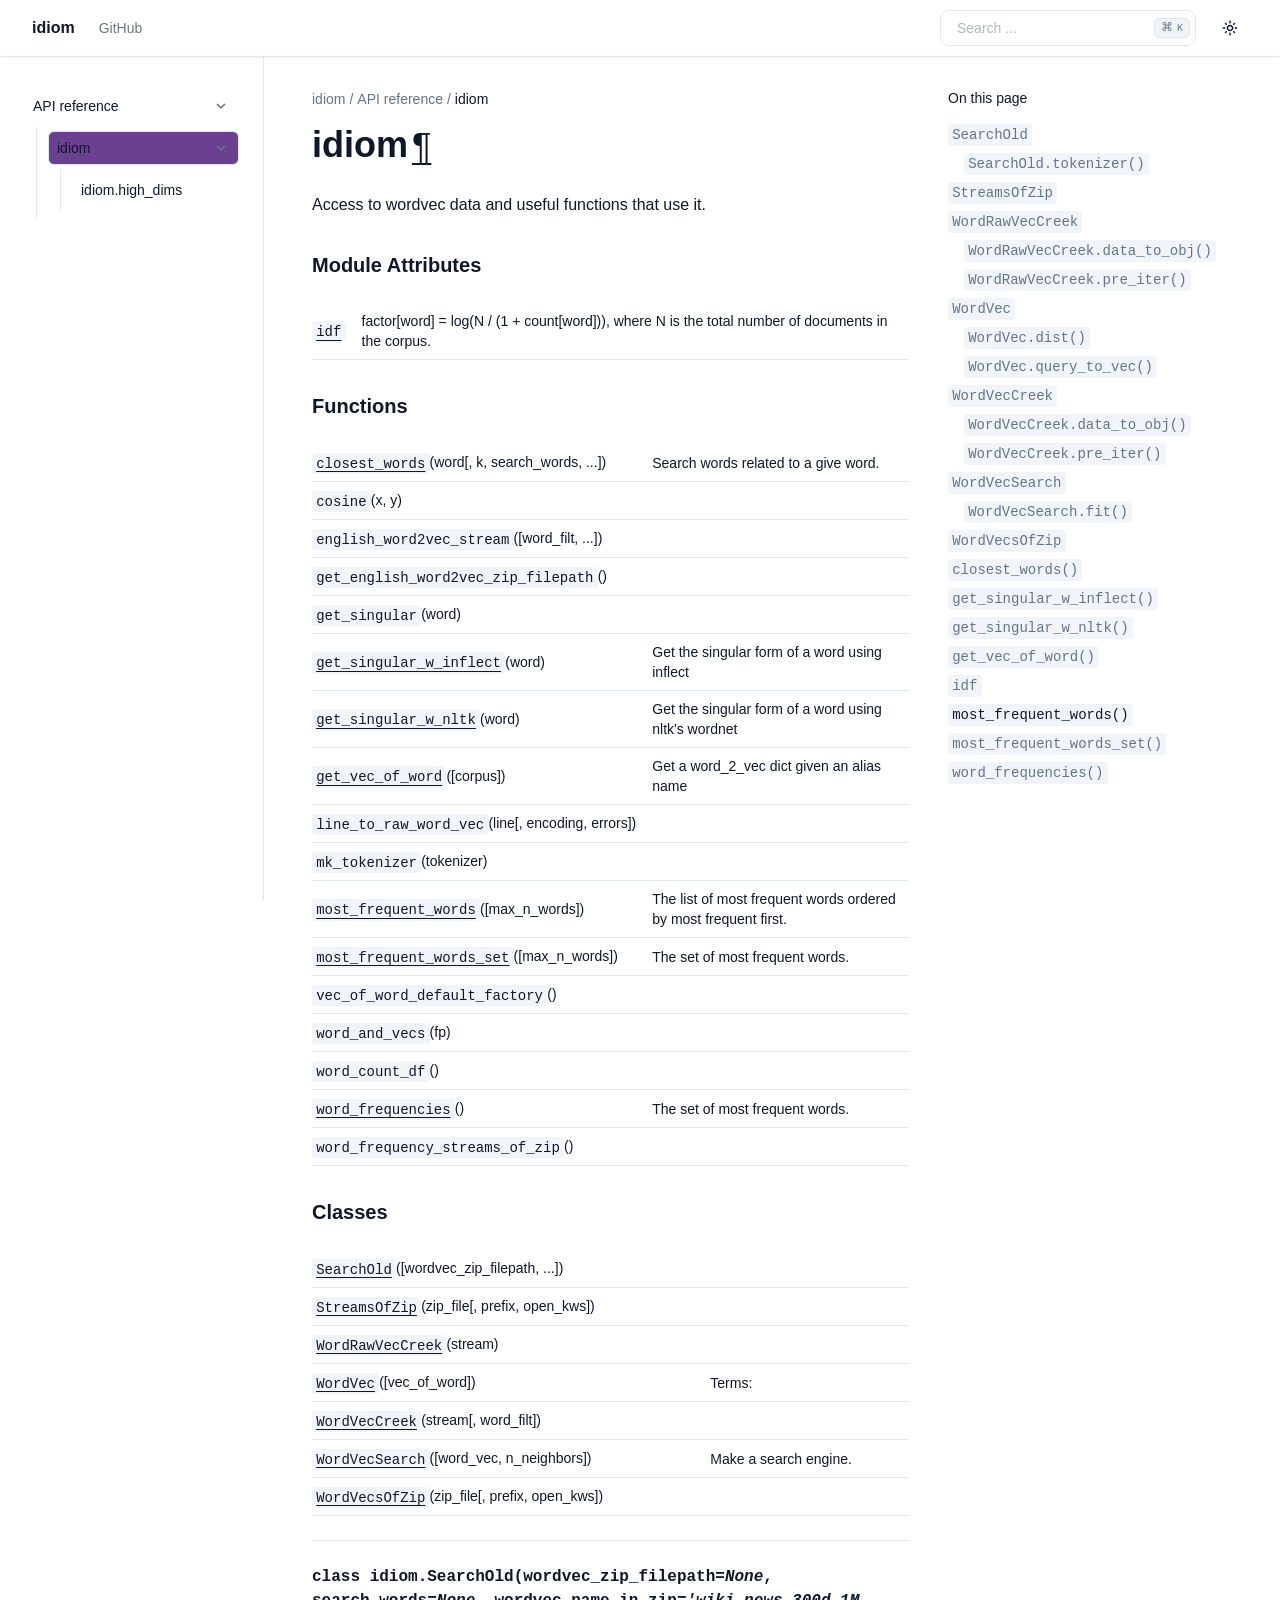
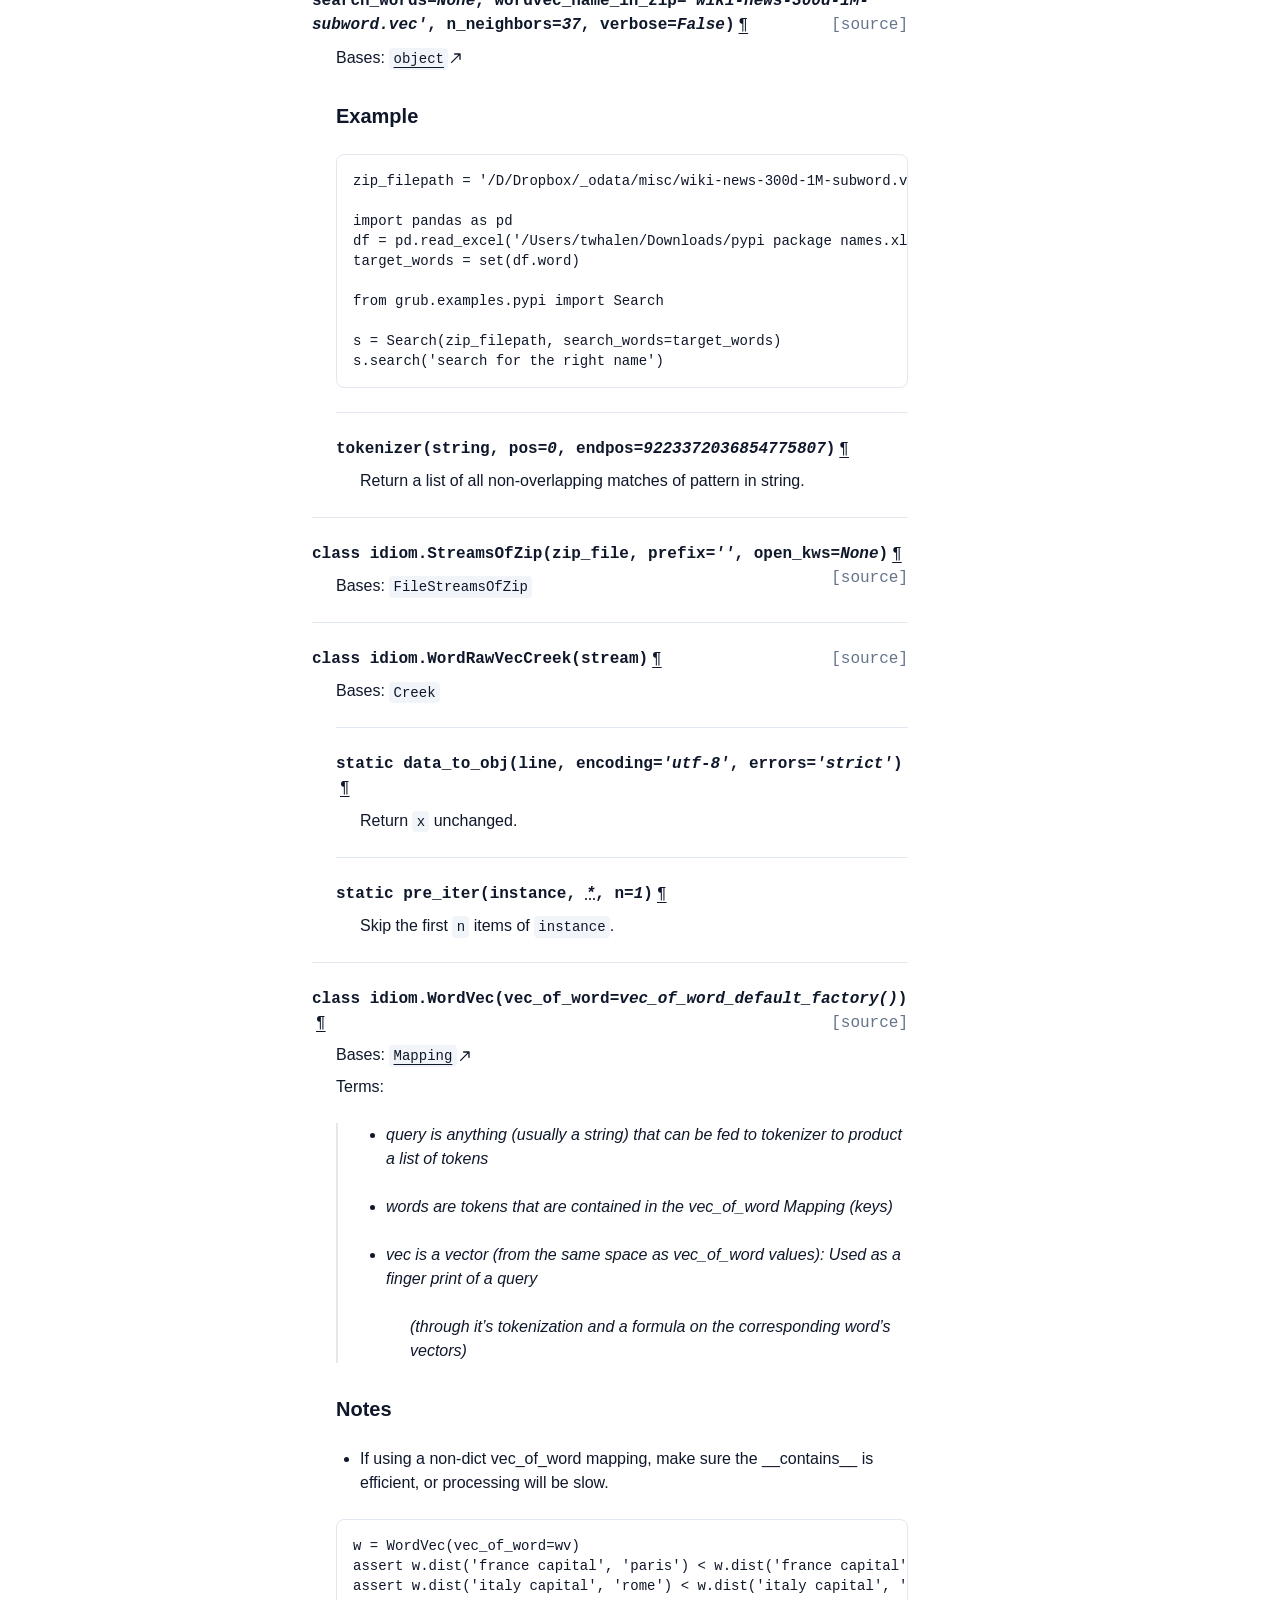
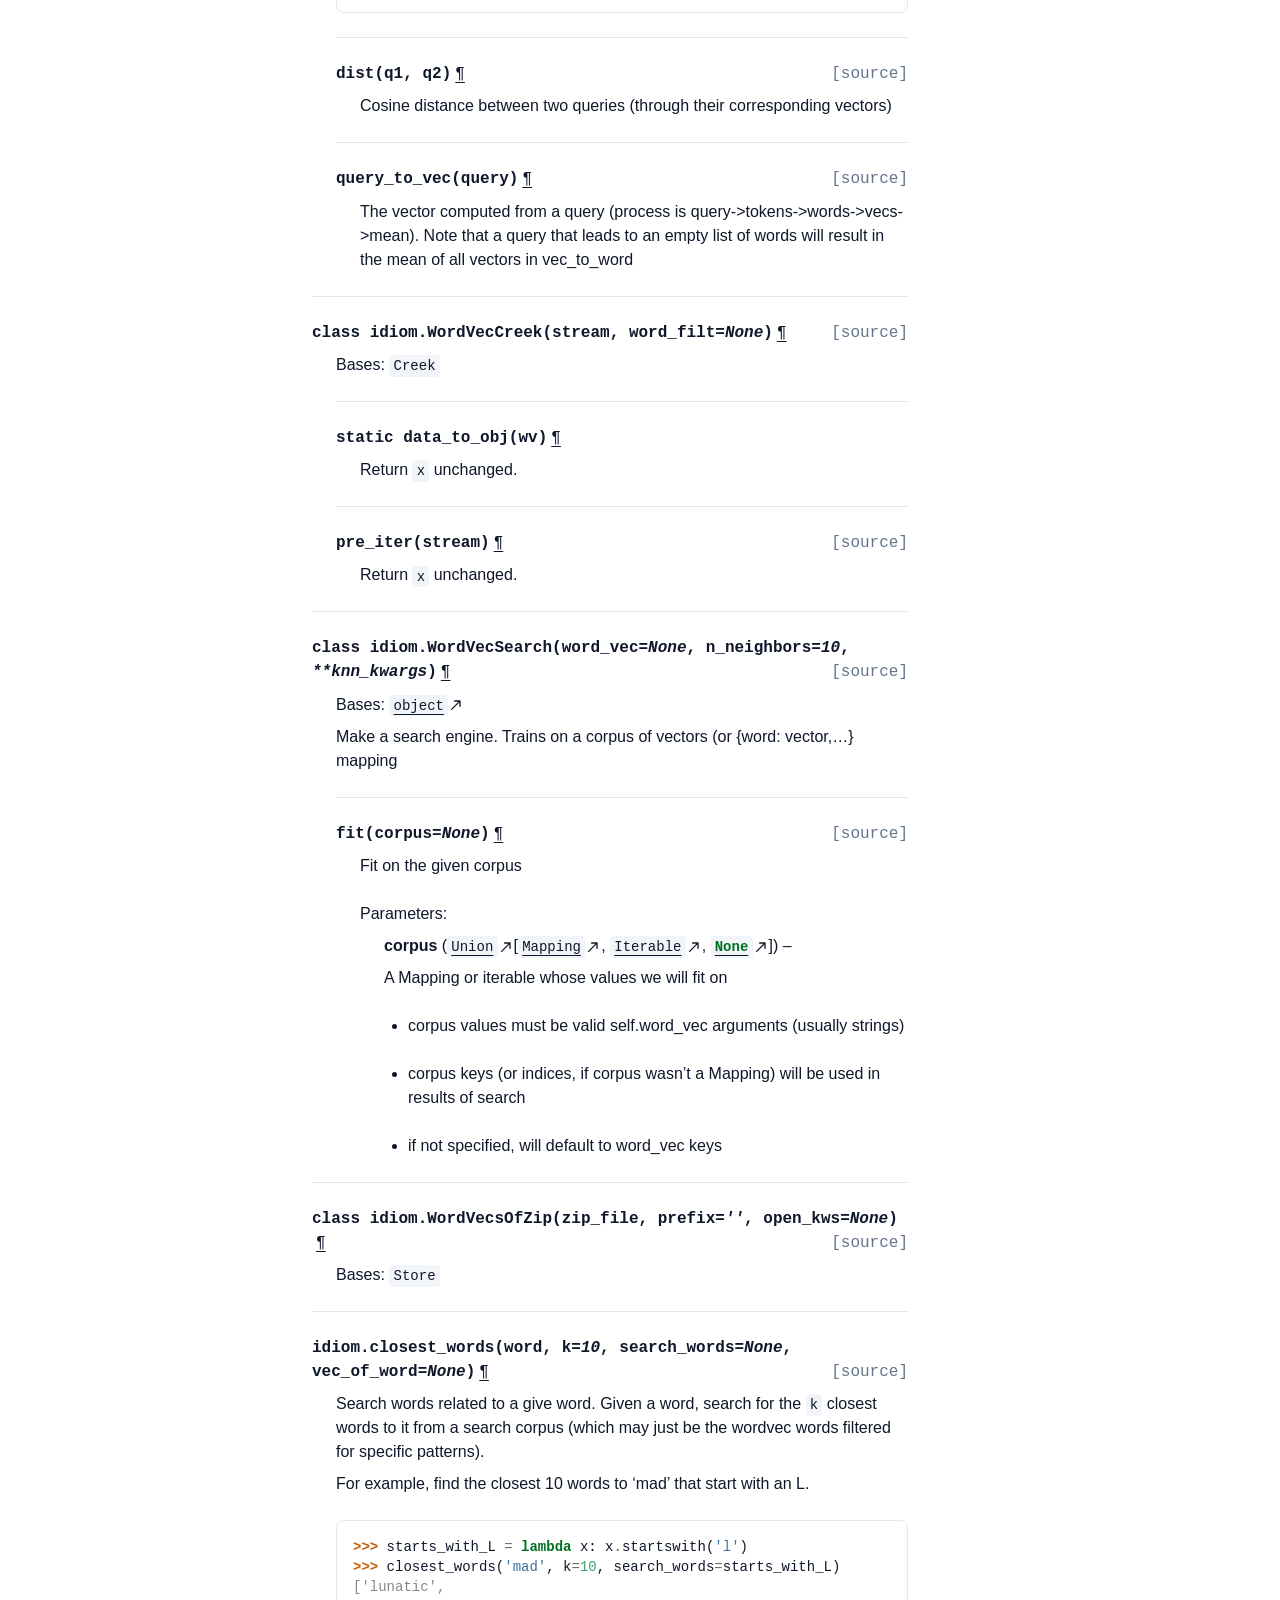
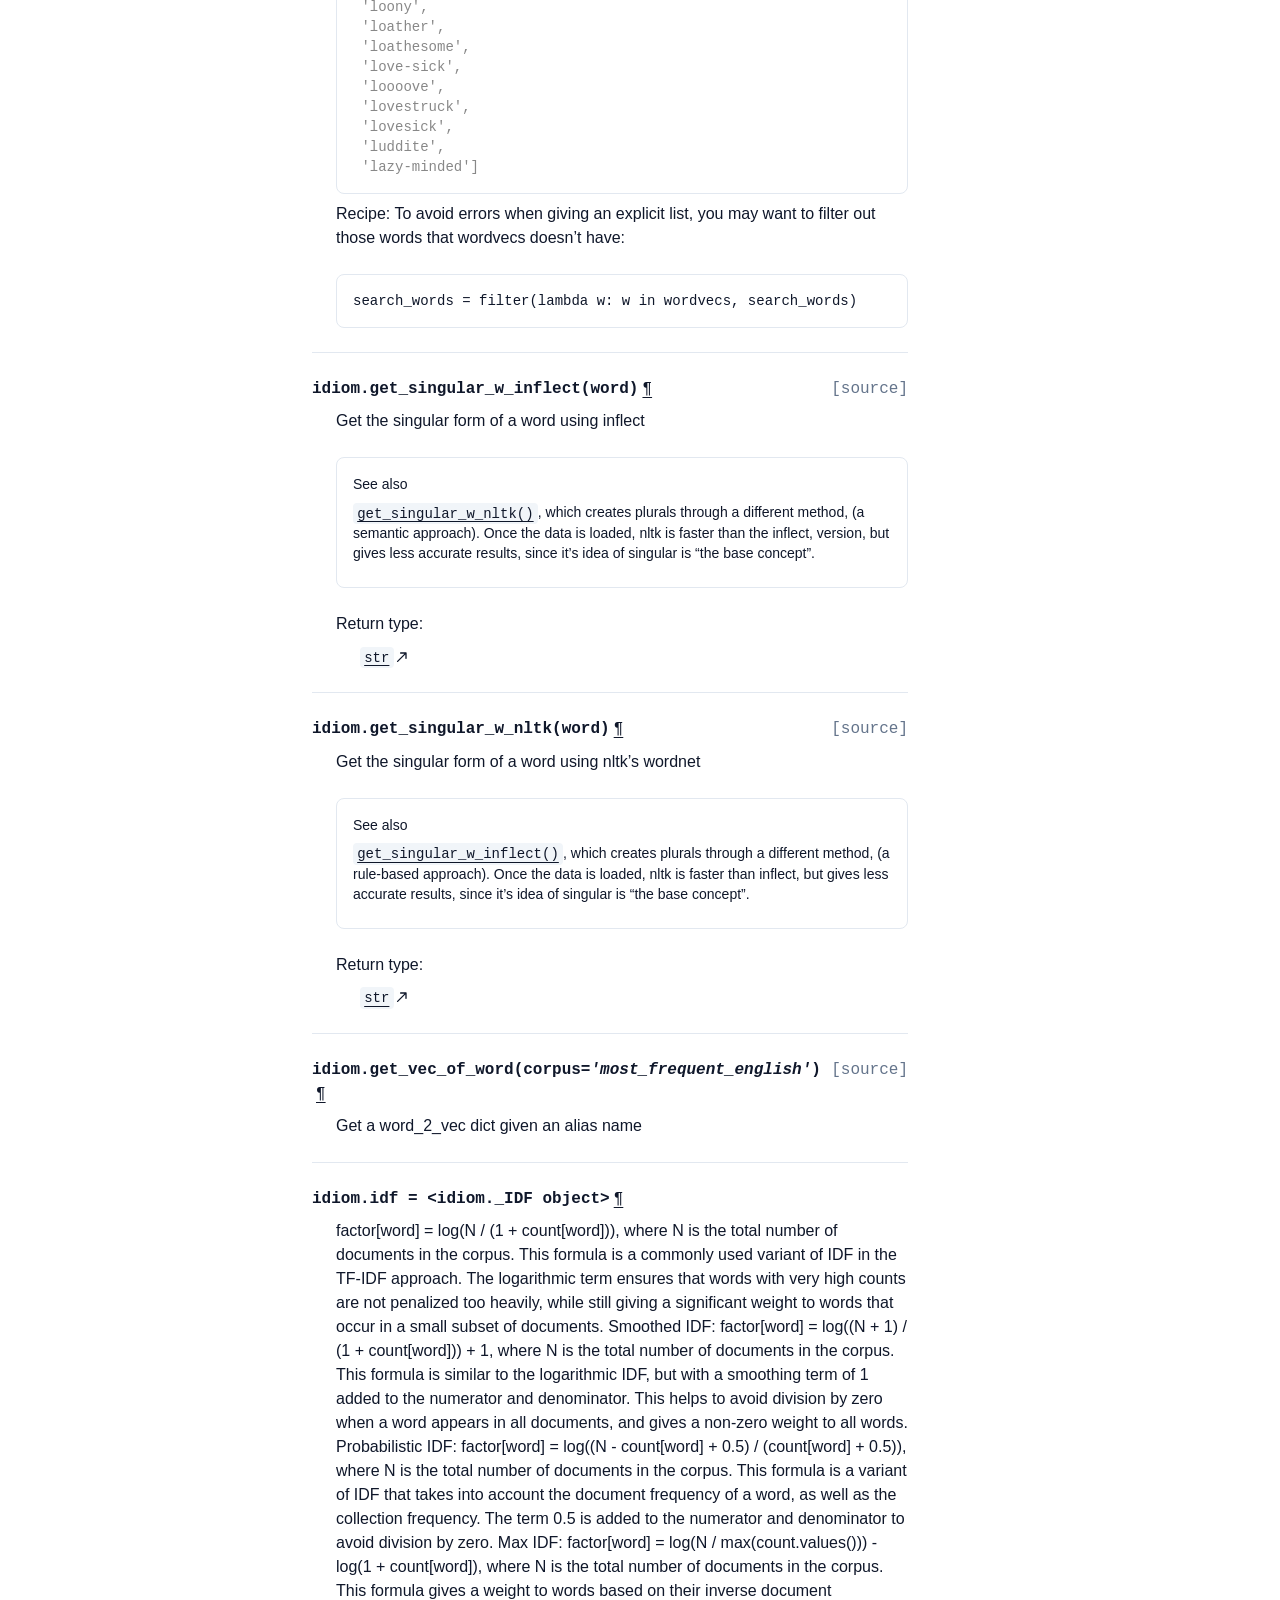
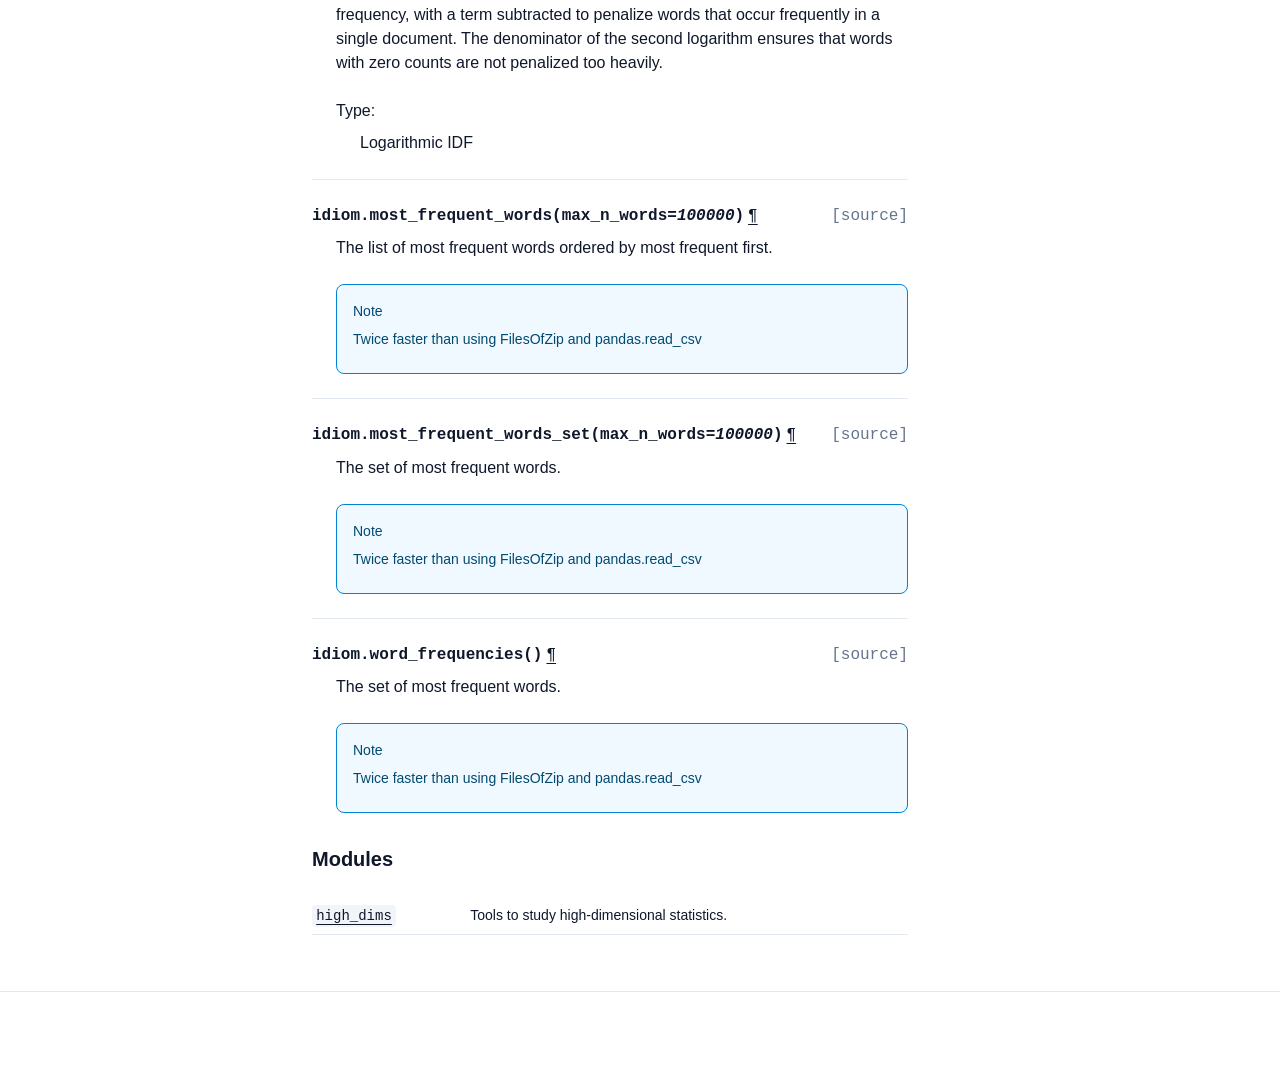
<file: _autosummary/idiom.html>
<!DOCTYPE html>

<html :class="{ 'dark' : darkMode === true }" data-content_root="../" lang="en" x-data="{ darkMode: $persist(window.matchMedia('(prefers-color-scheme: dark)').matches), activeSection: ''}">
<head>
<script>
    (function () {
      // Set initial color scheme
      if ((localStorage.getItem("_x_darkMode") === "true") || (window.matchMedia("(prefers-color-scheme: dark)").matches)) {
        document.documentElement.classList.add("dark");
      }

      // Watch for media preference changes
      window.matchMedia("(prefers-color-scheme: dark)").addEventListener("change", (event) => {
        localStorage.setItem("_x_darkMode", event.matches);
        document.documentElement.classList.toggle("dark", event.matches);
      });
    })();
  </script>
<meta content="width=device-width, initial-scale=1.0" name="viewport"/>
<meta charset="utf-8"/>
<meta content="#ffffff" media="(prefers-color-scheme: light)" name="theme-color"/>
<meta content="#030711" media="(prefers-color-scheme: dark)" name="theme-color"/>
<meta content="width=device-width, initial-scale=1" name="viewport"/>
<link href="idiom.html.md" rel="alternate" type="text/markdown"/>
<link href="../llms.txt" rel="describedby" type="text/markdown"/>
<link href="idiom.html.md" rel="alternate" type="text/markdown"/>
<link href="llms.txt" rel="describedby"/>
<title>idiom</title>
<meta content="idiom" property="og:title"/>
<meta content="idiom" name="twitter:title"/>
<link href="../_static/pygments.css?v=d75fae25" rel="stylesheet" type="text/css"/>
<link href="../_static/theme.css?v=009055c6" rel="stylesheet" type="text/css"/>
<link href="../_static/sphinx_autodoc_typehints.css?v=057ac668" rel="stylesheet" type="text/css"/>
<link href="../_static/copybutton.css?v=76b2166b" rel="stylesheet" type="text/css"/>
<link href="../_static/epythet.css?v=ee8382f8" rel="stylesheet" type="text/css"/>
<link href="../search.html" rel="search" title="Search"/>
<link href="../genindex.html" rel="index" title="Index"/>
<link href="idiom.high_dims.html" rel="next" title="idiom.high_dims"/>
<link href="../api.html" rel="prev" title="API reference"/>
</head>
<body :class="{ 'overflow-hidden': showSidebar }" class="min-h-screen font-sans antialiased bg-background text-foreground" x-data="{ showSidebar: false, showScrollTop: false }">
<div @click.self="showSidebar = false" class="fixed inset-0 z-50 overflow-hidden bg-background/80 backdrop-blur-sm md:hidden" x-cloak="" x-show="showSidebar"></div><div class="relative flex flex-col min-h-screen" id="page"><a class="absolute top-0 left-0 z-[100] block bg-background p-4 text-xl transition -translate-x-full opacity-0 focus:translate-x-0 focus:opacity-100" href="#content">
      Skip to content
    </a><header class="sticky top-0 z-40 w-full border-b shadow-xs border-border bg-background/90 backdrop-blur"><div class="container flex items-center h-14">
<div class="hidden mr-4 md:flex">
<a class="flex items-center mr-6" href="../index.html"><span class="hidden font-bold sm:inline-block text-clip whitespace-nowrap">idiom</span>
</a><nav class="flex items-center gap-6 text-sm font-medium">
<a class="transition-colors hover:text-foreground/80 text-foreground/60" href="https://github.com/thorwhalen/idiom" rel="noopener nofollow">GitHub</a>
</nav></div><button @click="showSidebar = true" class="inline-flex items-center justify-center h-10 px-0 py-2 mr-2 text-base font-medium transition-colors rounded-md hover:text-accent-foreground hover:bg-transparent md:hidden" type="button">
<svg aria-hidden="true" fill="currentColor" height="24" viewbox="0 96 960 960" width="24" xmlns="http://www.w3.org/2000/svg">
<path d="M152.587 825.087q-19.152 0-32.326-13.174t-13.174-32.326q0-19.152 13.174-32.326t32.326-13.174h440q19.152 0 32.326 13.174t13.174 32.326q0 19.152-13.174 32.326t-32.326 13.174h-440Zm0-203.587q-19.152 0-32.326-13.174T107.087 576q0-19.152 13.174-32.326t32.326-13.174h320q19.152 0 32.326 13.174T518.087 576q0 19.152-13.174 32.326T472.587 621.5h-320Zm0-203.587q-19.152 0-32.326-13.174t-13.174-32.326q0-19.152 13.174-32.326t32.326-13.174h440q19.152 0 32.326 13.174t13.174 32.326q0 19.152-13.174 32.326t-32.326 13.174h-440ZM708.913 576l112.174 112.174q12.674 12.674 12.674 31.826t-12.674 31.826Q808.413 764.5 789.261 764.5t-31.826-12.674l-144-144Q600 594.391 600 576t13.435-31.826l144-144q12.674-12.674 31.826-12.674t31.826 12.674q12.674 12.674 12.674 31.826t-12.674 31.826L708.913 576Z"></path>
</svg>
<span class="sr-only">Toggle navigation menu</span>
</button>
<div class="flex items-center justify-between flex-1 gap-2 sm:gap-4 md:justify-end">
<div class="flex-1 w-full md:w-auto md:flex-none"><form @keydown.k.window.meta="$refs.search.focus()" action="../search.html" class="relative flex items-center group" id="searchbox" method="get">
<input aria-label="Search the docs" class="inline-flex items-center font-medium transition-colors bg-transparent focus-visible:outline-none focus-visible:ring-2 focus-visible:ring-ring focus-visible:ring-offset-2 ring-offset-background border border-input hover:bg-accent focus:bg-accent hover:text-accent-foreground focus:text-accent-foreground hover:placeholder-accent-foreground py-2 px-4 relative h-9 w-full justify-start rounded-[0.5rem] text-sm text-muted-foreground sm:pr-12 md:w-40 lg:w-64" id="search-input" name="q" placeholder="Search ..." type="search" x-ref="search"/>
<kbd class="pointer-events-none absolute right-1.5 top-2 hidden h-5 select-none text-muted-foreground items-center gap-1 rounded border border-border bg-muted px-1.5 font-mono text-[10px] font-medium opacity-100 sm:flex group-hover:bg-accent group-hover:text-accent-foreground">
<span class="text-xs">⌘</span>
    K
  </kbd>
</form>
</div>
<nav class="flex items-center gap-1">
<button @click="darkMode = !darkMode" class="relative inline-flex items-center justify-center px-0 text-sm font-medium transition-colors rounded-md hover:bg-accent hover:text-accent-foreground h-9 w-9" title="Toggle color scheme" type="button">
<svg class="absolute transition-all scale-100 rotate-0 dark:-rotate-90 dark:scale-0" fill="currentColor" height="16" viewbox="0 96 960 960" width="16" xmlns="http://www.w3.org/2000/svg">
<path d="M480 685q45.456 0 77.228-31.772Q589 621.456 589 576q0-45.456-31.772-77.228Q525.456 467 480 467q-45.456 0-77.228 31.772Q371 530.544 371 576q0 45.456 31.772 77.228Q434.544 685 480 685Zm0 91q-83 0-141.5-58.5T280 576q0-83 58.5-141.5T480 376q83 0 141.5 58.5T680 576q0 83-58.5 141.5T480 776ZM80 621.5q-19.152 0-32.326-13.174T34.5 576q0-19.152 13.174-32.326T80 530.5h80q19.152 0 32.326 13.174T205.5 576q0 19.152-13.174 32.326T160 621.5H80Zm720 0q-19.152 0-32.326-13.174T754.5 576q0-19.152 13.174-32.326T800 530.5h80q19.152 0 32.326 13.174T925.5 576q0 19.152-13.174 32.326T880 621.5h-80Zm-320-320q-19.152 0-32.326-13.174T434.5 256v-80q0-19.152 13.174-32.326T480 130.5q19.152 0 32.326 13.174T525.5 176v80q0 19.152-13.174 32.326T480 301.5Zm0 720q-19.152 0-32.326-13.17Q434.5 995.152 434.5 976v-80q0-19.152 13.174-32.326T480 850.5q19.152 0 32.326 13.174T525.5 896v80q0 19.152-13.174 32.33-13.174 13.17-32.326 13.17ZM222.174 382.065l-43-42Q165.5 327.391 166 308.239t13.174-33.065q13.435-13.674 32.587-13.674t32.065 13.674l42.239 43q12.674 13.435 12.555 31.706-.12 18.272-12.555 31.946-12.674 13.674-31.445 13.413-18.772-.261-32.446-13.174Zm494 494.761-42.239-43q-12.674-13.435-12.674-32.087t12.674-31.565Q686.609 756.5 705.38 757q18.772.5 32.446 13.174l43 41.761Q794.5 824.609 794 843.761t-13.174 33.065Q767.391 890.5 748.239 890.5t-32.065-13.674Zm-42-494.761Q660.5 369.391 661 350.62q.5-18.772 13.174-32.446l41.761-43Q728.609 261.5 747.761 262t33.065 13.174q13.674 13.435 13.674 32.587t-13.674 32.065l-43 42.239q-13.435 12.674-31.706 12.555-18.272-.12-31.946-12.555Zm-495 494.761Q165.5 863.391 165.5 844.239t13.674-32.065l43-42.239q13.435-12.674 32.087-12.674t31.565 12.674Q299.5 782.609 299 801.38q-.5 18.772-13.174 32.446l-41.761 43Q231.391 890.5 212.239 890t-33.065-13.174ZM480 576Z"></path>
</svg>
<svg class="absolute transition-all scale-0 rotate-90 dark:rotate-0 dark:scale-100" fill="currentColor" height="16" viewbox="0 96 960 960" width="16" xmlns="http://www.w3.org/2000/svg">
<path d="M480 936q-151 0-255.5-104.5T120 576q0-138 90-239.5T440 218q25-3 39 18t-1 44q-17 26-25.5 55t-8.5 61q0 90 63 153t153 63q31 0 61.5-9t54.5-25q21-14 43-1.5t19 39.5q-14 138-117.5 229T480 936Zm0-80q88 0 158-48.5T740 681q-20 5-40 8t-40 3q-123 0-209.5-86.5T364 396q0-20 3-40t8-40q-78 32-126.5 102T200 576q0 116 82 198t198 82Zm-10-270Z"></path>
</svg>
</button>
</nav>
</div>
</div>
</header>
<div class="flex-1"><div class="container md:grid md:grid-cols-[220px_minmax(0,1fr)] md:gap-6 lg:grid-cols-[240px_minmax(0,1fr)] lg:gap-10"><aside :aria-hidden="!showSidebar" :class="{ 'translate-x-0': showSidebar }" class="fixed inset-y-0 left-0 md:top-14 z-50 md:z-30 bg-background md:bg-transparent transition-all duration-100 -translate-x-full md:translate-x-0 ml-0 p-6 md:p-0 md:-ml-2 md:h-[calc(100vh-3.5rem)] w-5/6 md:w-full overflow-y-auto border-r border-border md:sticky" id="left-sidebar">
<a class="justify-start text-sm md:!hidden bg-background" href="../index.html"><span class="font-bold text-clip whitespace-nowrap">idiom</span>
</a>
<div class="relative overflow-hidden md:overflow-auto my-4 md:my-0">
<div class="overflow-y-auto h-full w-full relative pr-6"><nav class="flex md:hidden flex-col font-medium mt-4">
<a href="https://github.com/thorwhalen/idiom" rel="nofollow noopener">GitHub</a>
</nav><nav class="table w-full min-w-full my-6 lg:my-8">
<ul class="current">
<li class="toctree-l1 current" x-data="{ expanded: $el.classList.contains('current') ? true : false }"><a :class="{ 'expanded' : expanded }" @click="expanded = !expanded" class="reference internal expandable" href="../api.html">API reference<button @click.prevent.stop="expanded = !expanded" type="button" x-cloak=""><span class="sr-only"></span><svg fill="currentColor" height="18px" stroke="none" viewbox="0 0 24 24" width="18px" xmlns="http://www.w3.org/2000/svg"><path d="M10 6L8.59 7.41 13.17 12l-4.58 4.59L10 18l6-6z"></path></svg></button></a><ul class="current" x-show="expanded">
<li class="toctree-l2 current" x-data="{ expanded: $el.classList.contains('current') ? true : false }"><a :class="{ 'expanded' : expanded }" @click="expanded = !expanded" class="current reference internal expandable" href="#">idiom<button @click.prevent.stop="expanded = !expanded" type="button" x-cloak=""><span class="sr-only"></span><svg fill="currentColor" height="18px" stroke="none" viewbox="0 0 24 24" width="18px" xmlns="http://www.w3.org/2000/svg"><path d="M10 6L8.59 7.41 13.17 12l-4.58 4.59L10 18l6-6z"></path></svg></button></a><ul x-cloak="" x-show="expanded">
<li class="toctree-l3"><a class="reference internal" href="idiom.high_dims.html">idiom.high_dims</a></li>
</ul>
</li>
</ul>
</li>
</ul>
</nav>
</div>
</div>
<button @click="showSidebar = false" class="absolute md:hidden right-4 top-4 rounded-sm opacity-70 transition-opacity hover:opacity-100" type="button">
<svg class="h-4 w-4" fill="currentColor" height="24" stroke="none" viewbox="0 96 960 960" width="24" xmlns="http://www.w3.org/2000/svg">
<path d="M480 632 284 828q-11 11-28 11t-28-11q-11-11-11-28t11-28l196-196-196-196q-11-11-11-28t11-28q11-11 28-11t28 11l196 196 196-196q11-11 28-11t28 11q11 11 11 28t-11 28L536 576l196 196q11 11 11 28t-11 28q-11 11-28 11t-28-11L480 632Z"></path>
</svg>
</button>
</aside>
<main class="relative py-6 lg:gap-10 lg:py-8 xl:grid xl:grid-cols-[1fr_300px]">
<div class="w-full min-w-0 mx-auto">
<nav aria-label="breadcrumbs" class="flex items-center mb-4 space-x-1 text-sm text-muted-foreground">
<a class="overflow-hidden text-ellipsis whitespace-nowrap hover:text-foreground" href="../index.html">
<span class="hidden md:inline">idiom</span>
<svg aria-label="Home" class="md:hidden" fill="currentColor" height="18" stroke="none" viewbox="0 96 960 960" width="18" xmlns="http://www.w3.org/2000/svg">
<path d="M240 856h120V616h240v240h120V496L480 316 240 496v360Zm-80 80V456l320-240 320 240v480H520V696h-80v240H160Zm320-350Z"></path>
</svg>
</a>
<div class="mr-1">/</div><a class="hover:text-foreground overflow-hidden text-ellipsis whitespace-nowrap" href="../api.html">API reference</a>
<div class="mr-1">/</div><span aria-current="page" class="font-medium text-foreground overflow-hidden text-ellipsis whitespace-nowrap">idiom</span>
</nav>
<div id="content" role="main">
<section id="module-idiom">
<span id="idiom"></span><h1>idiom<a @click.prevent="window.navigator.clipboard.writeText($el.href); $el.setAttribute('data-tooltip', 'Copied!'); setTimeout(() =&gt; $el.setAttribute('data-tooltip', 'Copy link to this element'), 2000)" aria-label="Copy link to this element" class="headerlink" data-tooltip="Copy link to this element" href="#module-idiom">¶</a></h1>
<p>Access to wordvec data and useful functions that use it.</p>
<p class="rubric">Module Attributes</p>
<table class="autosummary longtable docutils align-default">
<tbody>
<tr class="row-odd"><td><p><a class="reference internal" href="#idiom.idf" title="idiom.idf"><code class="xref py py-obj docutils literal notranslate"><span class="pre">idf</span></code></a></p></td>
<td><p>factor[word] = log(N / (1 + count[word])), where N is the total number of documents in the corpus.</p></td>
</tr>
</tbody>
</table>
<p class="rubric">Functions</p>
<table class="autosummary longtable docutils align-default">
<tbody>
<tr class="row-odd"><td><p><a class="reference internal" href="#idiom.closest_words" title="idiom.closest_words"><code class="xref py py-obj docutils literal notranslate"><span class="pre">closest_words</span></code></a>(word[, k, search_words, ...])</p></td>
<td><p>Search words related to a give word.</p></td>
</tr>
<tr class="row-even"><td><p><code class="xref py py-obj docutils literal notranslate"><span class="pre">cosine</span></code>(x, y)</p></td>
<td><p></p></td>
</tr>
<tr class="row-odd"><td><p><code class="xref py py-obj docutils literal notranslate"><span class="pre">english_word2vec_stream</span></code>([word_filt, ...])</p></td>
<td><p></p></td>
</tr>
<tr class="row-even"><td><p><code class="xref py py-obj docutils literal notranslate"><span class="pre">get_english_word2vec_zip_filepath</span></code>()</p></td>
<td><p></p></td>
</tr>
<tr class="row-odd"><td><p><code class="xref py py-obj docutils literal notranslate"><span class="pre">get_singular</span></code>(word)</p></td>
<td><p></p></td>
</tr>
<tr class="row-even"><td><p><a class="reference internal" href="#idiom.get_singular_w_inflect" title="idiom.get_singular_w_inflect"><code class="xref py py-obj docutils literal notranslate"><span class="pre">get_singular_w_inflect</span></code></a>(word)</p></td>
<td><p>Get the singular form of a word using inflect</p></td>
</tr>
<tr class="row-odd"><td><p><a class="reference internal" href="#idiom.get_singular_w_nltk" title="idiom.get_singular_w_nltk"><code class="xref py py-obj docutils literal notranslate"><span class="pre">get_singular_w_nltk</span></code></a>(word)</p></td>
<td><p>Get the singular form of a word using nltk's wordnet</p></td>
</tr>
<tr class="row-even"><td><p><a class="reference internal" href="#idiom.get_vec_of_word" title="idiom.get_vec_of_word"><code class="xref py py-obj docutils literal notranslate"><span class="pre">get_vec_of_word</span></code></a>([corpus])</p></td>
<td><p>Get a word_2_vec dict given an alias name</p></td>
</tr>
<tr class="row-odd"><td><p><code class="xref py py-obj docutils literal notranslate"><span class="pre">line_to_raw_word_vec</span></code>(line[, encoding, errors])</p></td>
<td><p></p></td>
</tr>
<tr class="row-even"><td><p><code class="xref py py-obj docutils literal notranslate"><span class="pre">mk_tokenizer</span></code>(tokenizer)</p></td>
<td><p></p></td>
</tr>
<tr class="row-odd"><td><p><a class="reference internal" href="#idiom.most_frequent_words" title="idiom.most_frequent_words"><code class="xref py py-obj docutils literal notranslate"><span class="pre">most_frequent_words</span></code></a>([max_n_words])</p></td>
<td><p>The list of most frequent words ordered by most frequent first.</p></td>
</tr>
<tr class="row-even"><td><p><a class="reference internal" href="#idiom.most_frequent_words_set" title="idiom.most_frequent_words_set"><code class="xref py py-obj docutils literal notranslate"><span class="pre">most_frequent_words_set</span></code></a>([max_n_words])</p></td>
<td><p>The set of most frequent words.</p></td>
</tr>
<tr class="row-odd"><td><p><code class="xref py py-obj docutils literal notranslate"><span class="pre">vec_of_word_default_factory</span></code>()</p></td>
<td><p></p></td>
</tr>
<tr class="row-even"><td><p><code class="xref py py-obj docutils literal notranslate"><span class="pre">word_and_vecs</span></code>(fp)</p></td>
<td><p></p></td>
</tr>
<tr class="row-odd"><td><p><code class="xref py py-obj docutils literal notranslate"><span class="pre">word_count_df</span></code>()</p></td>
<td><p></p></td>
</tr>
<tr class="row-even"><td><p><a class="reference internal" href="#idiom.word_frequencies" title="idiom.word_frequencies"><code class="xref py py-obj docutils literal notranslate"><span class="pre">word_frequencies</span></code></a>()</p></td>
<td><p>The set of most frequent words.</p></td>
</tr>
<tr class="row-odd"><td><p><code class="xref py py-obj docutils literal notranslate"><span class="pre">word_frequency_streams_of_zip</span></code>()</p></td>
<td><p></p></td>
</tr>
</tbody>
</table>
<p class="rubric">Classes</p>
<table class="autosummary longtable docutils align-default">
<tbody>
<tr class="row-odd"><td><p><a class="reference internal" href="#idiom.SearchOld" title="idiom.SearchOld"><code class="xref py py-obj docutils literal notranslate"><span class="pre">SearchOld</span></code></a>([wordvec_zip_filepath, ...])</p></td>
<td><p></p></td>
</tr>
<tr class="row-even"><td><p><a class="reference internal" href="#idiom.StreamsOfZip" title="idiom.StreamsOfZip"><code class="xref py py-obj docutils literal notranslate"><span class="pre">StreamsOfZip</span></code></a>(zip_file[, prefix, open_kws])</p></td>
<td><p></p></td>
</tr>
<tr class="row-odd"><td><p><a class="reference internal" href="#idiom.WordRawVecCreek" title="idiom.WordRawVecCreek"><code class="xref py py-obj docutils literal notranslate"><span class="pre">WordRawVecCreek</span></code></a>(stream)</p></td>
<td><p></p></td>
</tr>
<tr class="row-even"><td><p><a class="reference internal" href="#idiom.WordVec" title="idiom.WordVec"><code class="xref py py-obj docutils literal notranslate"><span class="pre">WordVec</span></code></a>([vec_of_word])</p></td>
<td><p>Terms:</p></td>
</tr>
<tr class="row-odd"><td><p><a class="reference internal" href="#idiom.WordVecCreek" title="idiom.WordVecCreek"><code class="xref py py-obj docutils literal notranslate"><span class="pre">WordVecCreek</span></code></a>(stream[, word_filt])</p></td>
<td><p></p></td>
</tr>
<tr class="row-even"><td><p><a class="reference internal" href="#idiom.WordVecSearch" title="idiom.WordVecSearch"><code class="xref py py-obj docutils literal notranslate"><span class="pre">WordVecSearch</span></code></a>([word_vec, n_neighbors])</p></td>
<td><p>Make a search engine.</p></td>
</tr>
<tr class="row-odd"><td><p><a class="reference internal" href="#idiom.WordVecsOfZip" title="idiom.WordVecsOfZip"><code class="xref py py-obj docutils literal notranslate"><span class="pre">WordVecsOfZip</span></code></a>(zip_file[, prefix, open_kws])</p></td>
<td><p></p></td>
</tr>
</tbody>
</table>
<dl class="py class">
<dt class="sig sig-object py" id="idiom.SearchOld">
<span class="property"><span class="k"><span class="pre">class</span></span><span class="w"> </span></span><span class="sig-prename descclassname"><span class="pre">idiom.</span></span><span class="sig-name descname"><span class="pre">SearchOld</span></span><span class="sig-paren">(</span><em class="sig-param"><span class="n"><span class="pre">wordvec_zip_filepath</span></span><span class="o"><span class="pre">=</span></span><span class="default_value"><span class="pre">None</span></span></em>, <em class="sig-param"><span class="n"><span class="pre">search_words</span></span><span class="o"><span class="pre">=</span></span><span class="default_value"><span class="pre">None</span></span></em>, <em class="sig-param"><span class="n"><span class="pre">wordvec_name_in_zip</span></span><span class="o"><span class="pre">=</span></span><span class="default_value"><span class="pre">'wiki-news-300d-1M-subword.vec'</span></span></em>, <em class="sig-param"><span class="n"><span class="pre">n_neighbors</span></span><span class="o"><span class="pre">=</span></span><span class="default_value"><span class="pre">37</span></span></em>, <em class="sig-param"><span class="n"><span class="pre">verbose</span></span><span class="o"><span class="pre">=</span></span><span class="default_value"><span class="pre">False</span></span></em><span class="sig-paren">)</span><a class="reference internal" href="../_modules/idiom.html#SearchOld"><span class="viewcode-link"><span class="pre">[source]</span></span></a><a @click.prevent="window.navigator.clipboard.writeText($el.href); $el.setAttribute('data-tooltip', 'Copied!'); setTimeout(() =&gt; $el.setAttribute('data-tooltip', 'Copy link to this element'), 2000)" aria-label="Copy link to this element" class="headerlink" data-tooltip="Copy link to this element" href="#idiom.SearchOld" x-intersect.margin.0%.0%.-70%.0%="activeSection = '#idiom.SearchOld'">¶</a></dt>
<dd><p>Bases: <a class="reference external" href="https://docs.python.org/3/builtins/functions.html#object" rel="nofollow noopener" title="(in Python v3.15)"><code class="xref py py-class docutils literal notranslate"><span class="pre">object</span></code><svg fill="currentColor" height="1em" stroke="none" viewbox="0 96 960 960" width="1em" xmlns="http://www.w3.org/2000/svg"><path d="M188 868q-11-11-11-28t11-28l436-436H400q-17 0-28.5-11.5T360 336q0-17 11.5-28.5T400 296h320q17 0 28.5 11.5T760 336v320q0 17-11.5 28.5T720 696q-17 0-28.5-11.5T680 656V432L244 868q-11 11-28 11t-28-11Z"></path></svg></a></p>
<p class="rubric">Example</p>
<div class="highlight-text notranslate"><div class="highlight"><pre><span></span><code><span id="line-1">zip_filepath = '/D/Dropbox/_odata/misc/wiki-news-300d-1M-subword.vec.zip'
</span><span id="line-2">
</span><span id="line-3">import pandas as pd
</span><span id="line-4">df = pd.read_excel('/Users/twhalen/Downloads/pypi package names.xlsx')
</span><span id="line-5">target_words = set(df.word)
</span><span id="line-6">
</span><span id="line-7">from grub.examples.pypi import Search
</span><span id="line-8">
</span><span id="line-9">s = Search(zip_filepath, search_words=target_words)
</span><span id="line-10">s.search('search for the right name')
</span></code></pre></div>
</div>
<dl class="field-list simple">
</dl>
<dl class="py method">
<dt class="sig sig-object py" id="idiom.SearchOld.tokenizer">
<span class="sig-name descname"><span class="pre">tokenizer</span></span><span class="sig-paren">(</span><em class="sig-param"><span class="n"><span class="pre">string</span></span></em>, <em class="sig-param"><span class="n"><span class="pre">pos</span></span><span class="o"><span class="pre">=</span></span><span class="default_value"><span class="pre">0</span></span></em>, <em class="sig-param"><span class="n"><span class="pre">endpos</span></span><span class="o"><span class="pre">=</span></span><span class="default_value"><span class="pre">9223372036854775807</span></span></em><span class="sig-paren">)</span><a @click.prevent="window.navigator.clipboard.writeText($el.href); $el.setAttribute('data-tooltip', 'Copied!'); setTimeout(() =&gt; $el.setAttribute('data-tooltip', 'Copy link to this element'), 2000)" aria-label="Copy link to this element" class="headerlink" data-tooltip="Copy link to this element" href="#idiom.SearchOld.tokenizer" x-intersect.margin.0%.0%.-70%.0%="activeSection = '#idiom.SearchOld.tokenizer'">¶</a></dt>
<dd><p>Return a list of all non-overlapping matches of pattern in string.</p>
</dd></dl>
</dd></dl>
<dl class="py class">
<dt class="sig sig-object py" id="idiom.StreamsOfZip">
<span class="property"><span class="k"><span class="pre">class</span></span><span class="w"> </span></span><span class="sig-prename descclassname"><span class="pre">idiom.</span></span><span class="sig-name descname"><span class="pre">StreamsOfZip</span></span><span class="sig-paren">(</span><em class="sig-param"><span class="n"><span class="pre">zip_file</span></span></em>, <em class="sig-param"><span class="n"><span class="pre">prefix</span></span><span class="o"><span class="pre">=</span></span><span class="default_value"><span class="pre">''</span></span></em>, <em class="sig-param"><span class="n"><span class="pre">open_kws</span></span><span class="o"><span class="pre">=</span></span><span class="default_value"><span class="pre">None</span></span></em><span class="sig-paren">)</span><a class="reference internal" href="../_modules/idiom.html#StreamsOfZip"><span class="viewcode-link"><span class="pre">[source]</span></span></a><a @click.prevent="window.navigator.clipboard.writeText($el.href); $el.setAttribute('data-tooltip', 'Copied!'); setTimeout(() =&gt; $el.setAttribute('data-tooltip', 'Copy link to this element'), 2000)" aria-label="Copy link to this element" class="headerlink" data-tooltip="Copy link to this element" href="#idiom.StreamsOfZip" x-intersect.margin.0%.0%.-70%.0%="activeSection = '#idiom.StreamsOfZip'">¶</a></dt>
<dd><p>Bases: <code class="xref py py-class docutils literal notranslate"><span class="pre">FileStreamsOfZip</span></code></p>
</dd></dl>
<dl class="py class">
<dt class="sig sig-object py" id="idiom.WordRawVecCreek">
<span class="property"><span class="k"><span class="pre">class</span></span><span class="w"> </span></span><span class="sig-prename descclassname"><span class="pre">idiom.</span></span><span class="sig-name descname"><span class="pre">WordRawVecCreek</span></span><span class="sig-paren">(</span><em class="sig-param"><span class="n"><span class="pre">stream</span></span></em><span class="sig-paren">)</span><a class="reference internal" href="../_modules/idiom.html#WordRawVecCreek"><span class="viewcode-link"><span class="pre">[source]</span></span></a><a @click.prevent="window.navigator.clipboard.writeText($el.href); $el.setAttribute('data-tooltip', 'Copied!'); setTimeout(() =&gt; $el.setAttribute('data-tooltip', 'Copy link to this element'), 2000)" aria-label="Copy link to this element" class="headerlink" data-tooltip="Copy link to this element" href="#idiom.WordRawVecCreek" x-intersect.margin.0%.0%.-70%.0%="activeSection = '#idiom.WordRawVecCreek'">¶</a></dt>
<dd><p>Bases: <code class="xref py py-class docutils literal notranslate"><span class="pre">Creek</span></code></p>
<dl class="py method">
<dt class="sig sig-object py" id="idiom.WordRawVecCreek.data_to_obj">
<span class="property"><span class="k"><span class="pre">static</span></span><span class="w"> </span></span><span class="sig-name descname"><span class="pre">data_to_obj</span></span><span class="sig-paren">(</span><em class="sig-param"><span class="n"><span class="pre">line</span></span></em>, <em class="sig-param"><span class="n"><span class="pre">encoding</span></span><span class="o"><span class="pre">=</span></span><span class="default_value"><span class="pre">'utf-8'</span></span></em>, <em class="sig-param"><span class="n"><span class="pre">errors</span></span><span class="o"><span class="pre">=</span></span><span class="default_value"><span class="pre">'strict'</span></span></em><span class="sig-paren">)</span><a @click.prevent="window.navigator.clipboard.writeText($el.href); $el.setAttribute('data-tooltip', 'Copied!'); setTimeout(() =&gt; $el.setAttribute('data-tooltip', 'Copy link to this element'), 2000)" aria-label="Copy link to this element" class="headerlink" data-tooltip="Copy link to this element" href="#idiom.WordRawVecCreek.data_to_obj" x-intersect.margin.0%.0%.-70%.0%="activeSection = '#idiom.WordRawVecCreek.data_to_obj'">¶</a></dt>
<dd><p>Return <code class="docutils literal notranslate"><span class="pre">x</span></code> unchanged.</p>
</dd></dl>
<dl class="py method">
<dt class="sig sig-object py" id="idiom.WordRawVecCreek.pre_iter">
<span class="property"><span class="k"><span class="pre">static</span></span><span class="w"> </span></span><span class="sig-name descname"><span class="pre">pre_iter</span></span><span class="sig-paren">(</span><em class="sig-param"><span class="n"><span class="pre">instance</span></span></em>, <em class="sig-param"><span class="keyword-only-separator o"><abbr title="Keyword-only parameters separator (PEP 3102)"><span class="pre">*</span></abbr></span></em>, <em class="sig-param"><span class="n"><span class="pre">n</span></span><span class="o"><span class="pre">=</span></span><span class="default_value"><span class="pre">1</span></span></em><span class="sig-paren">)</span><a @click.prevent="window.navigator.clipboard.writeText($el.href); $el.setAttribute('data-tooltip', 'Copied!'); setTimeout(() =&gt; $el.setAttribute('data-tooltip', 'Copy link to this element'), 2000)" aria-label="Copy link to this element" class="headerlink" data-tooltip="Copy link to this element" href="#idiom.WordRawVecCreek.pre_iter" x-intersect.margin.0%.0%.-70%.0%="activeSection = '#idiom.WordRawVecCreek.pre_iter'">¶</a></dt>
<dd><p>Skip the first <code class="docutils literal notranslate"><span class="pre">n</span></code> items of <code class="docutils literal notranslate"><span class="pre">instance</span></code>.</p>
</dd></dl>
</dd></dl>
<dl class="py class">
<dt class="sig sig-object py" id="idiom.WordVec">
<span class="property"><span class="k"><span class="pre">class</span></span><span class="w"> </span></span><span class="sig-prename descclassname"><span class="pre">idiom.</span></span><span class="sig-name descname"><span class="pre">WordVec</span></span><span class="sig-paren">(</span><em class="sig-param"><span class="n"><span class="pre">vec_of_word</span></span><span class="o"><span class="pre">=</span></span><span class="default_value"><span class="pre">vec_of_word_default_factory()</span></span></em><span class="sig-paren">)</span><a class="reference internal" href="../_modules/idiom.html#WordVec"><span class="viewcode-link"><span class="pre">[source]</span></span></a><a @click.prevent="window.navigator.clipboard.writeText($el.href); $el.setAttribute('data-tooltip', 'Copied!'); setTimeout(() =&gt; $el.setAttribute('data-tooltip', 'Copy link to this element'), 2000)" aria-label="Copy link to this element" class="headerlink" data-tooltip="Copy link to this element" href="#idiom.WordVec" x-intersect.margin.0%.0%.-70%.0%="activeSection = '#idiom.WordVec'">¶</a></dt>
<dd><p>Bases: <a class="reference external" href="https://docs.python.org/3/library/collections.abc.html#collections.abc.Mapping" rel="nofollow noopener" title="(in Python v3.15)"><code class="xref py py-class docutils literal notranslate"><span class="pre">Mapping</span></code><svg fill="currentColor" height="1em" stroke="none" viewbox="0 96 960 960" width="1em" xmlns="http://www.w3.org/2000/svg"><path d="M188 868q-11-11-11-28t11-28l436-436H400q-17 0-28.5-11.5T360 336q0-17 11.5-28.5T400 296h320q17 0 28.5 11.5T760 336v320q0 17-11.5 28.5T720 696q-17 0-28.5-11.5T680 656V432L244 868q-11 11-28 11t-28-11Z"></path></svg></a></p>
<p>Terms:</p>
<blockquote>
<div><ul class="simple">
<li><p>query is anything (usually a string) that can be fed to tokenizer to product a list of tokens</p></li>
<li><p>words are tokens that are contained in the vec_of_word Mapping (keys)</p></li>
<li><dl class="simple">
<dt>vec is a vector (from the same space as vec_of_word values): Used as a finger print of a query</dt><dd><p>(through it’s tokenization and a formula on the corresponding word’s vectors)</p>
</dd>
</dl>
</li>
</ul>
</div></blockquote>
<p class="rubric">Notes</p>
<ul class="simple">
<li><p>If using a non-dict vec_of_word mapping, make sure the __contains__ is efficient, or processing will be slow.</p></li>
</ul>
<div class="highlight-text notranslate"><div class="highlight"><pre><span></span><code><span id="line-1">w = WordVec(vec_of_word=wv)
</span><span id="line-2">assert w.dist('france capital', 'paris') &lt; w.dist('france capital', 'rome')
</span><span id="line-3">assert w.dist('italy capital', 'rome') &lt; w.dist('italy capital', 'paris')
</span></code></pre></div>
</div>
<dl class="field-list simple">
</dl>
<dl class="py method">
<dt class="sig sig-object py" id="idiom.WordVec.dist">
<span class="sig-name descname"><span class="pre">dist</span></span><span class="sig-paren">(</span><em class="sig-param"><span class="n"><span class="pre">q1</span></span></em>, <em class="sig-param"><span class="n"><span class="pre">q2</span></span></em><span class="sig-paren">)</span><a class="reference internal" href="../_modules/idiom.html#WordVec.dist"><span class="viewcode-link"><span class="pre">[source]</span></span></a><a @click.prevent="window.navigator.clipboard.writeText($el.href); $el.setAttribute('data-tooltip', 'Copied!'); setTimeout(() =&gt; $el.setAttribute('data-tooltip', 'Copy link to this element'), 2000)" aria-label="Copy link to this element" class="headerlink" data-tooltip="Copy link to this element" href="#idiom.WordVec.dist" x-intersect.margin.0%.0%.-70%.0%="activeSection = '#idiom.WordVec.dist'">¶</a></dt>
<dd><p>Cosine distance between two queries (through their corresponding vectors)</p>
</dd></dl>
<dl class="py method">
<dt class="sig sig-object py" id="idiom.WordVec.query_to_vec">
<span class="sig-name descname"><span class="pre">query_to_vec</span></span><span class="sig-paren">(</span><em class="sig-param"><span class="n"><span class="pre">query</span></span></em><span class="sig-paren">)</span><a class="reference internal" href="../_modules/idiom.html#WordVec.query_to_vec"><span class="viewcode-link"><span class="pre">[source]</span></span></a><a @click.prevent="window.navigator.clipboard.writeText($el.href); $el.setAttribute('data-tooltip', 'Copied!'); setTimeout(() =&gt; $el.setAttribute('data-tooltip', 'Copy link to this element'), 2000)" aria-label="Copy link to this element" class="headerlink" data-tooltip="Copy link to this element" href="#idiom.WordVec.query_to_vec" x-intersect.margin.0%.0%.-70%.0%="activeSection = '#idiom.WordVec.query_to_vec'">¶</a></dt>
<dd><p>The vector computed from a query (process is query-&gt;tokens-&gt;words-&gt;vecs-&gt;mean).
Note that a query that leads to an empty list of words will result in the mean of all vectors in vec_to_word</p>
</dd></dl>
</dd></dl>
<dl class="py class">
<dt class="sig sig-object py" id="idiom.WordVecCreek">
<span class="property"><span class="k"><span class="pre">class</span></span><span class="w"> </span></span><span class="sig-prename descclassname"><span class="pre">idiom.</span></span><span class="sig-name descname"><span class="pre">WordVecCreek</span></span><span class="sig-paren">(</span><em class="sig-param"><span class="n"><span class="pre">stream</span></span></em>, <em class="sig-param"><span class="n"><span class="pre">word_filt</span></span><span class="o"><span class="pre">=</span></span><span class="default_value"><span class="pre">None</span></span></em><span class="sig-paren">)</span><a class="reference internal" href="../_modules/idiom.html#WordVecCreek"><span class="viewcode-link"><span class="pre">[source]</span></span></a><a @click.prevent="window.navigator.clipboard.writeText($el.href); $el.setAttribute('data-tooltip', 'Copied!'); setTimeout(() =&gt; $el.setAttribute('data-tooltip', 'Copy link to this element'), 2000)" aria-label="Copy link to this element" class="headerlink" data-tooltip="Copy link to this element" href="#idiom.WordVecCreek" x-intersect.margin.0%.0%.-70%.0%="activeSection = '#idiom.WordVecCreek'">¶</a></dt>
<dd><p>Bases: <code class="xref py py-class docutils literal notranslate"><span class="pre">Creek</span></code></p>
<dl class="field-list simple">
</dl>
<dl class="py method">
<dt class="sig sig-object py" id="idiom.WordVecCreek.data_to_obj">
<span class="property"><span class="k"><span class="pre">static</span></span><span class="w"> </span></span><span class="sig-name descname"><span class="pre">data_to_obj</span></span><span class="sig-paren">(</span><em class="sig-param"><span class="n"><span class="pre">wv</span></span></em><span class="sig-paren">)</span><a @click.prevent="window.navigator.clipboard.writeText($el.href); $el.setAttribute('data-tooltip', 'Copied!'); setTimeout(() =&gt; $el.setAttribute('data-tooltip', 'Copy link to this element'), 2000)" aria-label="Copy link to this element" class="headerlink" data-tooltip="Copy link to this element" href="#idiom.WordVecCreek.data_to_obj" x-intersect.margin.0%.0%.-70%.0%="activeSection = '#idiom.WordVecCreek.data_to_obj'">¶</a></dt>
<dd><p>Return <code class="docutils literal notranslate"><span class="pre">x</span></code> unchanged.</p>
</dd></dl>
<dl class="py method">
<dt class="sig sig-object py" id="idiom.WordVecCreek.pre_iter">
<span class="sig-name descname"><span class="pre">pre_iter</span></span><span class="sig-paren">(</span><em class="sig-param"><span class="n"><span class="pre">stream</span></span></em><span class="sig-paren">)</span><a class="reference internal" href="../_modules/idiom.html#WordVecCreek.pre_iter"><span class="viewcode-link"><span class="pre">[source]</span></span></a><a @click.prevent="window.navigator.clipboard.writeText($el.href); $el.setAttribute('data-tooltip', 'Copied!'); setTimeout(() =&gt; $el.setAttribute('data-tooltip', 'Copy link to this element'), 2000)" aria-label="Copy link to this element" class="headerlink" data-tooltip="Copy link to this element" href="#idiom.WordVecCreek.pre_iter" x-intersect.margin.0%.0%.-70%.0%="activeSection = '#idiom.WordVecCreek.pre_iter'">¶</a></dt>
<dd><p>Return <code class="docutils literal notranslate"><span class="pre">x</span></code> unchanged.</p>
</dd></dl>
</dd></dl>
<dl class="py class">
<dt class="sig sig-object py" id="idiom.WordVecSearch">
<span class="property"><span class="k"><span class="pre">class</span></span><span class="w"> </span></span><span class="sig-prename descclassname"><span class="pre">idiom.</span></span><span class="sig-name descname"><span class="pre">WordVecSearch</span></span><span class="sig-paren">(</span><em class="sig-param"><span class="n"><span class="pre">word_vec</span></span><span class="o"><span class="pre">=</span></span><span class="default_value"><span class="pre">None</span></span></em>, <em class="sig-param"><span class="n"><span class="pre">n_neighbors</span></span><span class="o"><span class="pre">=</span></span><span class="default_value"><span class="pre">10</span></span></em>, <em class="sig-param"><span class="o"><span class="pre">**</span></span><span class="n"><span class="pre">knn_kwargs</span></span></em><span class="sig-paren">)</span><a class="reference internal" href="../_modules/idiom.html#WordVecSearch"><span class="viewcode-link"><span class="pre">[source]</span></span></a><a @click.prevent="window.navigator.clipboard.writeText($el.href); $el.setAttribute('data-tooltip', 'Copied!'); setTimeout(() =&gt; $el.setAttribute('data-tooltip', 'Copy link to this element'), 2000)" aria-label="Copy link to this element" class="headerlink" data-tooltip="Copy link to this element" href="#idiom.WordVecSearch" x-intersect.margin.0%.0%.-70%.0%="activeSection = '#idiom.WordVecSearch'">¶</a></dt>
<dd><p>Bases: <a class="reference external" href="https://docs.python.org/3/builtins/functions.html#object" rel="nofollow noopener" title="(in Python v3.15)"><code class="xref py py-class docutils literal notranslate"><span class="pre">object</span></code><svg fill="currentColor" height="1em" stroke="none" viewbox="0 96 960 960" width="1em" xmlns="http://www.w3.org/2000/svg"><path d="M188 868q-11-11-11-28t11-28l436-436H400q-17 0-28.5-11.5T360 336q0-17 11.5-28.5T400 296h320q17 0 28.5 11.5T760 336v320q0 17-11.5 28.5T720 696q-17 0-28.5-11.5T680 656V432L244 868q-11 11-28 11t-28-11Z"></path></svg></a></p>
<p>Make a search engine.
Trains on a corpus of vectors (or {word: vector,…} mapping</p>
<dl class="field-list simple">
</dl>
<dl class="py method">
<dt class="sig sig-object py" id="idiom.WordVecSearch.fit">
<span class="sig-name descname"><span class="pre">fit</span></span><span class="sig-paren">(</span><em class="sig-param"><span class="n"><span class="pre">corpus</span></span><span class="o"><span class="pre">=</span></span><span class="default_value"><span class="pre">None</span></span></em><span class="sig-paren">)</span><a class="reference internal" href="../_modules/idiom.html#WordVecSearch.fit"><span class="viewcode-link"><span class="pre">[source]</span></span></a><a @click.prevent="window.navigator.clipboard.writeText($el.href); $el.setAttribute('data-tooltip', 'Copied!'); setTimeout(() =&gt; $el.setAttribute('data-tooltip', 'Copy link to this element'), 2000)" aria-label="Copy link to this element" class="headerlink" data-tooltip="Copy link to this element" href="#idiom.WordVecSearch.fit" x-intersect.margin.0%.0%.-70%.0%="activeSection = '#idiom.WordVecSearch.fit'">¶</a></dt>
<dd><p>Fit on the given corpus</p>
<dl class="field-list simple">
<dt class="field-odd">Parameters<span class="colon">:</span></dt>
<dd class="field-odd"><p><strong>corpus</strong> (<span class="sphinx_autodoc_typehints-type"><a class="reference external" href="https://docs.python.org/3/library/typing.html#typing.Union" rel="nofollow noopener" title="(in Python v3.15)"><code class="xref py py-class docutils literal notranslate"><span class="pre">Union</span></code><svg fill="currentColor" height="1em" stroke="none" viewbox="0 96 960 960" width="1em" xmlns="http://www.w3.org/2000/svg"><path d="M188 868q-11-11-11-28t11-28l436-436H400q-17 0-28.5-11.5T360 336q0-17 11.5-28.5T400 296h320q17 0 28.5 11.5T760 336v320q0 17-11.5 28.5T720 696q-17 0-28.5-11.5T680 656V432L244 868q-11 11-28 11t-28-11Z"></path></svg></a>[<a class="reference external" href="https://docs.python.org/3/library/collections.abc.html#collections.abc.Mapping" rel="nofollow noopener" title="(in Python v3.15)"><code class="xref py py-class docutils literal notranslate"><span class="pre">Mapping</span></code><svg fill="currentColor" height="1em" stroke="none" viewbox="0 96 960 960" width="1em" xmlns="http://www.w3.org/2000/svg"><path d="M188 868q-11-11-11-28t11-28l436-436H400q-17 0-28.5-11.5T360 336q0-17 11.5-28.5T400 296h320q17 0 28.5 11.5T760 336v320q0 17-11.5 28.5T720 696q-17 0-28.5-11.5T680 656V432L244 868q-11 11-28 11t-28-11Z"></path></svg></a>, <a class="reference external" href="https://docs.python.org/3/library/collections.abc.html#collections.abc.Iterable" rel="nofollow noopener" title="(in Python v3.15)"><code class="xref py py-class docutils literal notranslate"><span class="pre">Iterable</span></code><svg fill="currentColor" height="1em" stroke="none" viewbox="0 96 960 960" width="1em" xmlns="http://www.w3.org/2000/svg"><path d="M188 868q-11-11-11-28t11-28l436-436H400q-17 0-28.5-11.5T360 336q0-17 11.5-28.5T400 296h320q17 0 28.5 11.5T760 336v320q0 17-11.5 28.5T720 696q-17 0-28.5-11.5T680 656V432L244 868q-11 11-28 11t-28-11Z"></path></svg></a>, <span class="highlight sphinx_autodoc_typehints-value"><a class="reference external" href="https://docs.python.org/3/builtins/constants.html#None" rel="nofollow noopener" title="(in Python v3.15)"><code class="xref py py-obj docutils literal notranslate"><span class="kc"><span class="pre">None</span></span></code><svg fill="currentColor" height="1em" stroke="none" viewbox="0 96 960 960" width="1em" xmlns="http://www.w3.org/2000/svg"><path d="M188 868q-11-11-11-28t11-28l436-436H400q-17 0-28.5-11.5T360 336q0-17 11.5-28.5T400 296h320q17 0 28.5 11.5T760 336v320q0 17-11.5 28.5T720 696q-17 0-28.5-11.5T680 656V432L244 868q-11 11-28 11t-28-11Z"></path></svg></a></span>]</span>) – <p>A Mapping or iterable whose values we will fit on</p>
<ul class="simple">
<li><p>corpus values must be valid self.word_vec arguments (usually strings)</p></li>
<li><p>corpus keys (or indices, if corpus wasn’t a Mapping) will be used in results of search</p></li>
<li><p>if not specified, will default to word_vec keys</p></li>
</ul>
</p>
</dd>
</dl>
</dd></dl>
</dd></dl>
<dl class="py class">
<dt class="sig sig-object py" id="idiom.WordVecsOfZip">
<span class="property"><span class="k"><span class="pre">class</span></span><span class="w"> </span></span><span class="sig-prename descclassname"><span class="pre">idiom.</span></span><span class="sig-name descname"><span class="pre">WordVecsOfZip</span></span><span class="sig-paren">(</span><em class="sig-param"><span class="n"><span class="pre">zip_file</span></span></em>, <em class="sig-param"><span class="n"><span class="pre">prefix</span></span><span class="o"><span class="pre">=</span></span><span class="default_value"><span class="pre">''</span></span></em>, <em class="sig-param"><span class="n"><span class="pre">open_kws</span></span><span class="o"><span class="pre">=</span></span><span class="default_value"><span class="pre">None</span></span></em><span class="sig-paren">)</span><a class="reference internal" href="../_modules/idiom.html#WordVecsOfZip"><span class="viewcode-link"><span class="pre">[source]</span></span></a><a @click.prevent="window.navigator.clipboard.writeText($el.href); $el.setAttribute('data-tooltip', 'Copied!'); setTimeout(() =&gt; $el.setAttribute('data-tooltip', 'Copy link to this element'), 2000)" aria-label="Copy link to this element" class="headerlink" data-tooltip="Copy link to this element" href="#idiom.WordVecsOfZip" x-intersect.margin.0%.0%.-70%.0%="activeSection = '#idiom.WordVecsOfZip'">¶</a></dt>
<dd><p>Bases: <code class="xref py py-class docutils literal notranslate"><span class="pre">Store</span></code></p>
</dd></dl>
<dl class="py function">
<dt class="sig sig-object py" id="idiom.closest_words">
<span class="sig-prename descclassname"><span class="pre">idiom.</span></span><span class="sig-name descname"><span class="pre">closest_words</span></span><span class="sig-paren">(</span><em class="sig-param"><span class="n"><span class="pre">word</span></span></em>, <em class="sig-param"><span class="n"><span class="pre">k</span></span><span class="o"><span class="pre">=</span></span><span class="default_value"><span class="pre">10</span></span></em>, <em class="sig-param"><span class="n"><span class="pre">search_words</span></span><span class="o"><span class="pre">=</span></span><span class="default_value"><span class="pre">None</span></span></em>, <em class="sig-param"><span class="n"><span class="pre">vec_of_word</span></span><span class="o"><span class="pre">=</span></span><span class="default_value"><span class="pre">None</span></span></em><span class="sig-paren">)</span><a class="reference internal" href="../_modules/idiom.html#closest_words"><span class="viewcode-link"><span class="pre">[source]</span></span></a><a @click.prevent="window.navigator.clipboard.writeText($el.href); $el.setAttribute('data-tooltip', 'Copied!'); setTimeout(() =&gt; $el.setAttribute('data-tooltip', 'Copy link to this element'), 2000)" aria-label="Copy link to this element" class="headerlink" data-tooltip="Copy link to this element" href="#idiom.closest_words" x-intersect.margin.0%.0%.-70%.0%="activeSection = '#idiom.closest_words'">¶</a></dt>
<dd><p>Search words related to a give word.
Given a word, search for the <code class="code docutils literal notranslate"><span class="pre">k</span></code> closest words to it from a search corpus
(which may just be the wordvec words filtered for specific patterns).</p>
<p>For example, find the closest 10 words to ‘mad’ that start with an L.</p>
<div class="doctest highlight-default notranslate"><div class="highlight"><pre><span></span><code><span id="line-1"><span class="gp">&gt;&gt;&gt; </span><span class="n">starts_with_L</span> <span class="o">=</span> <span class="k">lambda</span> <span class="n">x</span><span class="p">:</span> <span class="n">x</span><span class="o">.</span><span class="n">startswith</span><span class="p">(</span><span class="s1">'l'</span><span class="p">)</span>
</span><span id="line-2"><span class="gp">&gt;&gt;&gt; </span><span class="n">closest_words</span><span class="p">(</span><span class="s1">'mad'</span><span class="p">,</span> <span class="n">k</span><span class="o">=</span><span class="mi">10</span><span class="p">,</span> <span class="n">search_words</span><span class="o">=</span><span class="n">starts_with_L</span><span class="p">)</span>
</span><span id="line-3"><span class="go">['lunatic',</span>
</span><span id="line-4"><span class="go"> 'loony',</span>
</span><span id="line-5"><span class="go"> 'loather',</span>
</span><span id="line-6"><span class="go"> 'loathesome',</span>
</span><span id="line-7"><span class="go"> 'love-sick',</span>
</span><span id="line-8"><span class="go"> 'loooove',</span>
</span><span id="line-9"><span class="go"> 'lovestruck',</span>
</span><span id="line-10"><span class="go"> 'lovesick',</span>
</span><span id="line-11"><span class="go"> 'luddite',</span>
</span><span id="line-12"><span class="go"> 'lazy-minded']</span>
</span></code></pre></div>
</div>
<p>Recipe: To avoid errors when giving an explicit list, you may want to filter out
those words that wordvecs doesn’t have:</p>
<div class="highlight-text notranslate"><div class="highlight"><pre><span></span><code><span id="line-1">search_words = filter(lambda w: w in wordvecs, search_words)
</span></code></pre></div>
</div>
<dl class="field-list simple">
</dl>
</dd></dl>
<dl class="py function">
<dt class="sig sig-object py" id="idiom.get_singular_w_inflect">
<span class="sig-prename descclassname"><span class="pre">idiom.</span></span><span class="sig-name descname"><span class="pre">get_singular_w_inflect</span></span><span class="sig-paren">(</span><em class="sig-param"><span class="n"><span class="pre">word</span></span></em><span class="sig-paren">)</span><a class="reference internal" href="../_modules/idiom.html#get_singular_w_inflect"><span class="viewcode-link"><span class="pre">[source]</span></span></a><a @click.prevent="window.navigator.clipboard.writeText($el.href); $el.setAttribute('data-tooltip', 'Copied!'); setTimeout(() =&gt; $el.setAttribute('data-tooltip', 'Copy link to this element'), 2000)" aria-label="Copy link to this element" class="headerlink" data-tooltip="Copy link to this element" href="#idiom.get_singular_w_inflect" x-intersect.margin.0%.0%.-70%.0%="activeSection = '#idiom.get_singular_w_inflect'">¶</a></dt>
<dd><p>Get the singular form of a word using inflect</p>
<div class="admonition seealso">
<p class="admonition-title">See also</p>
<p><a class="reference internal" href="#idiom.get_singular_w_nltk" title="idiom.get_singular_w_nltk"><code class="xref py py-func docutils literal notranslate"><span class="pre">get_singular_w_nltk()</span></code></a>, which creates plurals through a different method,
(a semantic approach). Once the data is loaded, nltk is faster than the inflect,
version, but gives less accurate results, since it’s idea of singular is “the
base concept”.</p>
</div>
<dl class="field-list simple">
<dt class="field-odd">Return type<span class="colon">:</span></dt>
<dd class="field-odd"><p><span class="sphinx_autodoc_typehints-type"><a class="reference external" href="https://docs.python.org/3/builtins/stdtypes.html#str" rel="nofollow noopener" title="(in Python v3.15)"><code class="xref py py-class docutils literal notranslate"><span class="pre">str</span></code><svg fill="currentColor" height="1em" stroke="none" viewbox="0 96 960 960" width="1em" xmlns="http://www.w3.org/2000/svg"><path d="M188 868q-11-11-11-28t11-28l436-436H400q-17 0-28.5-11.5T360 336q0-17 11.5-28.5T400 296h320q17 0 28.5 11.5T760 336v320q0 17-11.5 28.5T720 696q-17 0-28.5-11.5T680 656V432L244 868q-11 11-28 11t-28-11Z"></path></svg></a></span></p>
</dd>
</dl>
</dd></dl>
<dl class="py function">
<dt class="sig sig-object py" id="idiom.get_singular_w_nltk">
<span class="sig-prename descclassname"><span class="pre">idiom.</span></span><span class="sig-name descname"><span class="pre">get_singular_w_nltk</span></span><span class="sig-paren">(</span><em class="sig-param"><span class="n"><span class="pre">word</span></span></em><span class="sig-paren">)</span><a class="reference internal" href="../_modules/idiom.html#get_singular_w_nltk"><span class="viewcode-link"><span class="pre">[source]</span></span></a><a @click.prevent="window.navigator.clipboard.writeText($el.href); $el.setAttribute('data-tooltip', 'Copied!'); setTimeout(() =&gt; $el.setAttribute('data-tooltip', 'Copy link to this element'), 2000)" aria-label="Copy link to this element" class="headerlink" data-tooltip="Copy link to this element" href="#idiom.get_singular_w_nltk" x-intersect.margin.0%.0%.-70%.0%="activeSection = '#idiom.get_singular_w_nltk'">¶</a></dt>
<dd><p>Get the singular form of a word using nltk’s wordnet</p>
<div class="admonition seealso">
<p class="admonition-title">See also</p>
<p><a class="reference internal" href="#idiom.get_singular_w_inflect" title="idiom.get_singular_w_inflect"><code class="xref py py-func docutils literal notranslate"><span class="pre">get_singular_w_inflect()</span></code></a>, which creates plurals through a different method,
(a rule-based approach). Once the data is loaded, nltk is faster than inflect,
but gives less accurate results, since it’s idea of singular is “the base concept”.</p>
</div>
<dl class="field-list simple">
<dt class="field-odd">Return type<span class="colon">:</span></dt>
<dd class="field-odd"><p><span class="sphinx_autodoc_typehints-type"><a class="reference external" href="https://docs.python.org/3/builtins/stdtypes.html#str" rel="nofollow noopener" title="(in Python v3.15)"><code class="xref py py-class docutils literal notranslate"><span class="pre">str</span></code><svg fill="currentColor" height="1em" stroke="none" viewbox="0 96 960 960" width="1em" xmlns="http://www.w3.org/2000/svg"><path d="M188 868q-11-11-11-28t11-28l436-436H400q-17 0-28.5-11.5T360 336q0-17 11.5-28.5T400 296h320q17 0 28.5 11.5T760 336v320q0 17-11.5 28.5T720 696q-17 0-28.5-11.5T680 656V432L244 868q-11 11-28 11t-28-11Z"></path></svg></a></span></p>
</dd>
</dl>
</dd></dl>
<dl class="py function">
<dt class="sig sig-object py" id="idiom.get_vec_of_word">
<span class="sig-prename descclassname"><span class="pre">idiom.</span></span><span class="sig-name descname"><span class="pre">get_vec_of_word</span></span><span class="sig-paren">(</span><em class="sig-param"><span class="n"><span class="pre">corpus</span></span><span class="o"><span class="pre">=</span></span><span class="default_value"><span class="pre">'most_frequent_english'</span></span></em><span class="sig-paren">)</span><a class="reference internal" href="../_modules/idiom.html#get_vec_of_word"><span class="viewcode-link"><span class="pre">[source]</span></span></a><a @click.prevent="window.navigator.clipboard.writeText($el.href); $el.setAttribute('data-tooltip', 'Copied!'); setTimeout(() =&gt; $el.setAttribute('data-tooltip', 'Copy link to this element'), 2000)" aria-label="Copy link to this element" class="headerlink" data-tooltip="Copy link to this element" href="#idiom.get_vec_of_word" x-intersect.margin.0%.0%.-70%.0%="activeSection = '#idiom.get_vec_of_word'">¶</a></dt>
<dd><p>Get a word_2_vec dict given an alias name</p>
</dd></dl>
<dl class="py data">
<dt class="sig sig-object py" id="idiom.idf">
<span class="sig-prename descclassname"><span class="pre">idiom.</span></span><span class="sig-name descname"><span class="pre">idf</span></span><span class="property"><span class="w"> </span><span class="p"><span class="pre">=</span></span><span class="w"> </span><span class="pre">&lt;idiom._IDF</span> <span class="pre">object&gt;</span></span><a @click.prevent="window.navigator.clipboard.writeText($el.href); $el.setAttribute('data-tooltip', 'Copied!'); setTimeout(() =&gt; $el.setAttribute('data-tooltip', 'Copy link to this element'), 2000)" aria-label="Copy link to this element" class="headerlink" data-tooltip="Copy link to this element" href="#idiom.idf" x-intersect.margin.0%.0%.-70%.0%="activeSection = '#idiom.idf'">¶</a></dt>
<dd><p>factor[word] = log(N / (1 + count[word])), where N is the total number of documents in the corpus. This formula is a commonly used variant of IDF in the TF-IDF approach. The logarithmic term ensures that words with very high counts are not penalized too heavily, while still giving a significant weight to words that occur in a small subset of documents.
Smoothed IDF: factor[word] = log((N + 1) / (1 + count[word])) + 1, where N is the total number of documents in the corpus. This formula is similar to the logarithmic IDF, but with a smoothing term of 1 added to the numerator and denominator. This helps to avoid division by zero when a word appears in all documents, and gives a non-zero weight to all words.
Probabilistic IDF: factor[word] = log((N - count[word] + 0.5) / (count[word] + 0.5)), where N is the total number of documents in the corpus. This formula is a variant of IDF that takes into account the document frequency of a word, as well as the collection frequency. The term 0.5 is added to the numerator and denominator to avoid division by zero.
Max IDF: factor[word] = log(N / max(count.values())) - log(1 + count[word]), where N is the total number of documents in the corpus. This formula gives a weight to words based on their inverse document frequency, with a term subtracted to penalize words that occur frequently in a single document. The denominator of the second logarithm ensures that words with zero counts are not penalized too heavily.</p>
<dl class="field-list simple">
<dt class="field-odd">Type<span class="colon">:</span></dt>
<dd class="field-odd"><p>Logarithmic IDF</p>
</dd>
</dl>
</dd></dl>
<dl class="py function">
<dt class="sig sig-object py" id="idiom.most_frequent_words">
<span class="sig-prename descclassname"><span class="pre">idiom.</span></span><span class="sig-name descname"><span class="pre">most_frequent_words</span></span><span class="sig-paren">(</span><em class="sig-param"><span class="n"><span class="pre">max_n_words</span></span><span class="o"><span class="pre">=</span></span><span class="default_value"><span class="pre">100000</span></span></em><span class="sig-paren">)</span><a class="reference internal" href="../_modules/idiom.html#most_frequent_words"><span class="viewcode-link"><span class="pre">[source]</span></span></a><a @click.prevent="window.navigator.clipboard.writeText($el.href); $el.setAttribute('data-tooltip', 'Copied!'); setTimeout(() =&gt; $el.setAttribute('data-tooltip', 'Copy link to this element'), 2000)" aria-label="Copy link to this element" class="headerlink" data-tooltip="Copy link to this element" href="#idiom.most_frequent_words" x-intersect.margin.0%.0%.-70%.0%="activeSection = '#idiom.most_frequent_words'">¶</a></dt>
<dd><p>The list of most frequent words ordered by most frequent first.</p>
<div class="admonition note">
<p class="admonition-title">Note</p>
<p>Twice faster than using FilesOfZip and pandas.read_csv</p>
</div>
</dd></dl>
<dl class="py function">
<dt class="sig sig-object py" id="idiom.most_frequent_words_set">
<span class="sig-prename descclassname"><span class="pre">idiom.</span></span><span class="sig-name descname"><span class="pre">most_frequent_words_set</span></span><span class="sig-paren">(</span><em class="sig-param"><span class="n"><span class="pre">max_n_words</span></span><span class="o"><span class="pre">=</span></span><span class="default_value"><span class="pre">100000</span></span></em><span class="sig-paren">)</span><a class="reference internal" href="../_modules/idiom.html#most_frequent_words_set"><span class="viewcode-link"><span class="pre">[source]</span></span></a><a @click.prevent="window.navigator.clipboard.writeText($el.href); $el.setAttribute('data-tooltip', 'Copied!'); setTimeout(() =&gt; $el.setAttribute('data-tooltip', 'Copy link to this element'), 2000)" aria-label="Copy link to this element" class="headerlink" data-tooltip="Copy link to this element" href="#idiom.most_frequent_words_set" x-intersect.margin.0%.0%.-70%.0%="activeSection = '#idiom.most_frequent_words_set'">¶</a></dt>
<dd><p>The set of most frequent words.</p>
<div class="admonition note">
<p class="admonition-title">Note</p>
<p>Twice faster than using FilesOfZip and pandas.read_csv</p>
</div>
</dd></dl>
<dl class="py function">
<dt class="sig sig-object py" id="idiom.word_frequencies">
<span class="sig-prename descclassname"><span class="pre">idiom.</span></span><span class="sig-name descname"><span class="pre">word_frequencies</span></span><span class="sig-paren">(</span><span class="sig-paren">)</span><a class="reference internal" href="../_modules/idiom.html#word_frequencies"><span class="viewcode-link"><span class="pre">[source]</span></span></a><a @click.prevent="window.navigator.clipboard.writeText($el.href); $el.setAttribute('data-tooltip', 'Copied!'); setTimeout(() =&gt; $el.setAttribute('data-tooltip', 'Copy link to this element'), 2000)" aria-label="Copy link to this element" class="headerlink" data-tooltip="Copy link to this element" href="#idiom.word_frequencies" x-intersect.margin.0%.0%.-70%.0%="activeSection = '#idiom.word_frequencies'">¶</a></dt>
<dd><p>The set of most frequent words.</p>
<div class="admonition note">
<p class="admonition-title">Note</p>
<p>Twice faster than using FilesOfZip and pandas.read_csv</p>
</div>
</dd></dl>
<p class="rubric">Modules</p>
<table class="autosummary longtable docutils align-default">
<tbody>
<tr class="row-odd"><td><p><a class="reference internal" href="idiom.high_dims.html#module-idiom.high_dims" title="idiom.high_dims"><code class="xref py py-obj docutils literal notranslate"><span class="pre">high_dims</span></code></a></p></td>
<td><p>Tools to study high-dimensional statistics.</p></td>
</tr>
</tbody>
</table>
</section>
</div></div><aside class="hidden text-sm xl:block" id="right-sidebar">
<div class="sticky top-16 -mt-10 max-h-[calc(100vh-5rem)] h-full overflow-y-auto pt-6 space-y-2"><p class="font-medium">On this page</p>
<ul>
<li><a :data-current="activeSection === '#idiom.SearchOld'" class="reference internal" href="#idiom.SearchOld"><code class="docutils literal notranslate"><span class="pre">SearchOld</span></code></a><ul>
<li><a :data-current="activeSection === '#idiom.SearchOld.tokenizer'" class="reference internal" href="#idiom.SearchOld.tokenizer"><code class="docutils literal notranslate"><span class="pre">SearchOld.tokenizer()</span></code></a></li>
</ul>
</li>
<li><a :data-current="activeSection === '#idiom.StreamsOfZip'" class="reference internal" href="#idiom.StreamsOfZip"><code class="docutils literal notranslate"><span class="pre">StreamsOfZip</span></code></a></li>
<li><a :data-current="activeSection === '#idiom.WordRawVecCreek'" class="reference internal" href="#idiom.WordRawVecCreek"><code class="docutils literal notranslate"><span class="pre">WordRawVecCreek</span></code></a><ul>
<li><a :data-current="activeSection === '#idiom.WordRawVecCreek.data_to_obj'" class="reference internal" href="#idiom.WordRawVecCreek.data_to_obj"><code class="docutils literal notranslate"><span class="pre">WordRawVecCreek.data_to_obj()</span></code></a></li>
<li><a :data-current="activeSection === '#idiom.WordRawVecCreek.pre_iter'" class="reference internal" href="#idiom.WordRawVecCreek.pre_iter"><code class="docutils literal notranslate"><span class="pre">WordRawVecCreek.pre_iter()</span></code></a></li>
</ul>
</li>
<li><a :data-current="activeSection === '#idiom.WordVec'" class="reference internal" href="#idiom.WordVec"><code class="docutils literal notranslate"><span class="pre">WordVec</span></code></a><ul>
<li><a :data-current="activeSection === '#idiom.WordVec.dist'" class="reference internal" href="#idiom.WordVec.dist"><code class="docutils literal notranslate"><span class="pre">WordVec.dist()</span></code></a></li>
<li><a :data-current="activeSection === '#idiom.WordVec.query_to_vec'" class="reference internal" href="#idiom.WordVec.query_to_vec"><code class="docutils literal notranslate"><span class="pre">WordVec.query_to_vec()</span></code></a></li>
</ul>
</li>
<li><a :data-current="activeSection === '#idiom.WordVecCreek'" class="reference internal" href="#idiom.WordVecCreek"><code class="docutils literal notranslate"><span class="pre">WordVecCreek</span></code></a><ul>
<li><a :data-current="activeSection === '#idiom.WordVecCreek.data_to_obj'" class="reference internal" href="#idiom.WordVecCreek.data_to_obj"><code class="docutils literal notranslate"><span class="pre">WordVecCreek.data_to_obj()</span></code></a></li>
<li><a :data-current="activeSection === '#idiom.WordVecCreek.pre_iter'" class="reference internal" href="#idiom.WordVecCreek.pre_iter"><code class="docutils literal notranslate"><span class="pre">WordVecCreek.pre_iter()</span></code></a></li>
</ul>
</li>
<li><a :data-current="activeSection === '#idiom.WordVecSearch'" class="reference internal" href="#idiom.WordVecSearch"><code class="docutils literal notranslate"><span class="pre">WordVecSearch</span></code></a><ul>
<li><a :data-current="activeSection === '#idiom.WordVecSearch.fit'" class="reference internal" href="#idiom.WordVecSearch.fit"><code class="docutils literal notranslate"><span class="pre">WordVecSearch.fit()</span></code></a></li>
</ul>
</li>
<li><a :data-current="activeSection === '#idiom.WordVecsOfZip'" class="reference internal" href="#idiom.WordVecsOfZip"><code class="docutils literal notranslate"><span class="pre">WordVecsOfZip</span></code></a></li>
<li><a :data-current="activeSection === '#idiom.closest_words'" class="reference internal" href="#idiom.closest_words"><code class="docutils literal notranslate"><span class="pre">closest_words()</span></code></a></li>
<li><a :data-current="activeSection === '#idiom.get_singular_w_inflect'" class="reference internal" href="#idiom.get_singular_w_inflect"><code class="docutils literal notranslate"><span class="pre">get_singular_w_inflect()</span></code></a></li>
<li><a :data-current="activeSection === '#idiom.get_singular_w_nltk'" class="reference internal" href="#idiom.get_singular_w_nltk"><code class="docutils literal notranslate"><span class="pre">get_singular_w_nltk()</span></code></a></li>
<li><a :data-current="activeSection === '#idiom.get_vec_of_word'" class="reference internal" href="#idiom.get_vec_of_word"><code class="docutils literal notranslate"><span class="pre">get_vec_of_word()</span></code></a></li>
<li><a :data-current="activeSection === '#idiom.idf'" class="reference internal" href="#idiom.idf"><code class="docutils literal notranslate"><span class="pre">idf</span></code></a></li>
<li><a :data-current="activeSection === '#idiom.most_frequent_words'" class="reference internal" href="#idiom.most_frequent_words"><code class="docutils literal notranslate"><span class="pre">most_frequent_words()</span></code></a></li>
<li><a :data-current="activeSection === '#idiom.most_frequent_words_set'" class="reference internal" href="#idiom.most_frequent_words_set"><code class="docutils literal notranslate"><span class="pre">most_frequent_words_set()</span></code></a></li>
<li><a :data-current="activeSection === '#idiom.word_frequencies'" class="reference internal" href="#idiom.word_frequencies"><code class="docutils literal notranslate"><span class="pre">word_frequencies()</span></code></a></li>
</ul>
</div>
</aside>
</main>
</div>
</div><footer class="py-6 border-t border-border md:py-0">
<div class="container flex flex-col items-center justify-between gap-4 md:h-24 md:flex-row">
<div class="flex flex-col items-center gap-4 px-8 md:flex-row md:gap-2 md:px-0">
<p class="text-sm leading-loose text-center text-muted-foreground md:text-left"></p>
</div>
</div>
</footer>
</div>
<script src="../_static/documentation_options.js?v=22607128"></script>
<script src="../_static/doctools.js?v=fd6eb6e6"></script>
<script src="../_static/sphinx_highlight.js?v=6ffebe34"></script>
<script src="../_static/clipboard.min.js?v=a7894cd8"></script>
<script src="../_static/copybutton.js?v=fd10adb8"></script>
<script defer="defer" src="../_static/theme.js?v=49cc6205"></script>
</body>
</html>
</file>
<file: _static/pygments.css>
pre { line-height: 125%; }
td.linenos .normal { color: #666666; background-color: transparent; padding-left: 5px; padding-right: 5px; }
span.linenos { color: #666666; background-color: transparent; padding-left: 5px; padding-right: 5px; }
td.linenos .special { color: #000000; background-color: #ffffc0; padding-left: 5px; padding-right: 5px; }
span.linenos.special { color: #000000; background-color: #ffffc0; padding-left: 5px; padding-right: 5px; }
.highlight .hll { background-color: #ffffcc }
.highlight { background: #f0f0f0; }
.highlight .c { color: #60A0B0; font-style: italic } /* Comment */
.highlight .err { border: 1px solid #F00 } /* Error */
.highlight .k { color: #007020; font-weight: bold } /* Keyword */
.highlight .o { color: #666 } /* Operator */
.highlight .ch { color: #60A0B0; font-style: italic } /* Comment.Hashbang */
.highlight .cm { color: #60A0B0; font-style: italic } /* Comment.Multiline */
.highlight .cp { color: #007020 } /* Comment.Preproc */
.highlight .cpf { color: #60A0B0; font-style: italic } /* Comment.PreprocFile */
.highlight .c1 { color: #60A0B0; font-style: italic } /* Comment.Single */
.highlight .cs { color: #60A0B0; background-color: #FFF0F0 } /* Comment.Special */
.highlight .gd { color: #A00000 } /* Generic.Deleted */
.highlight .ge { font-style: italic } /* Generic.Emph */
.highlight .ges { font-weight: bold; font-style: italic } /* Generic.EmphStrong */
.highlight .gr { color: #F00 } /* Generic.Error */
.highlight .gh { color: #000080; font-weight: bold } /* Generic.Heading */
.highlight .gi { color: #00A000 } /* Generic.Inserted */
.highlight .go { color: #888 } /* Generic.Output */
.highlight .gp { color: #C65D09; font-weight: bold } /* Generic.Prompt */
.highlight .gs { font-weight: bold } /* Generic.Strong */
.highlight .gu { color: #800080; font-weight: bold } /* Generic.Subheading */
.highlight .gt { color: #04D } /* Generic.Traceback */
.highlight .kc { color: #007020; font-weight: bold } /* Keyword.Constant */
.highlight .kd { color: #007020; font-weight: bold } /* Keyword.Declaration */
.highlight .kn { color: #007020; font-weight: bold } /* Keyword.Namespace */
.highlight .kp { color: #007020 } /* Keyword.Pseudo */
.highlight .kr { color: #007020; font-weight: bold } /* Keyword.Reserved */
.highlight .kt { color: #902000 } /* Keyword.Type */
.highlight .m { color: #40A070 } /* Literal.Number */
.highlight .s { color: #4070A0 } /* Literal.String */
.highlight .na { color: #4070A0 } /* Name.Attribute */
.highlight .nb { color: #007020 } /* Name.Builtin */
.highlight .nc { color: #0E84B5; font-weight: bold } /* Name.Class */
.highlight .no { color: #60ADD5 } /* Name.Constant */
.highlight .nd { color: #555; font-weight: bold } /* Name.Decorator */
.highlight .ni { color: #D55537; font-weight: bold } /* Name.Entity */
.highlight .ne { color: #007020 } /* Name.Exception */
.highlight .nf { color: #06287E } /* Name.Function */
.highlight .nl { color: #002070; font-weight: bold } /* Name.Label */
.highlight .nn { color: #0E84B5; font-weight: bold } /* Name.Namespace */
.highlight .nt { color: #062873; font-weight: bold } /* Name.Tag */
.highlight .nv { color: #BB60D5 } /* Name.Variable */
.highlight .ow { color: #007020; font-weight: bold } /* Operator.Word */
.highlight .w { color: #BBB } /* Text.Whitespace */
.highlight .mb { color: #40A070 } /* Literal.Number.Bin */
.highlight .mf { color: #40A070 } /* Literal.Number.Float */
.highlight .mh { color: #40A070 } /* Literal.Number.Hex */
.highlight .mi { color: #40A070 } /* Literal.Number.Integer */
.highlight .mo { color: #40A070 } /* Literal.Number.Oct */
.highlight .sa { color: #4070A0 } /* Literal.String.Affix */
.highlight .sb { color: #4070A0 } /* Literal.String.Backtick */
.highlight .sc { color: #4070A0 } /* Literal.String.Char */
.highlight .dl { color: #4070A0 } /* Literal.String.Delimiter */
.highlight .sd { color: #4070A0; font-style: italic } /* Literal.String.Doc */
.highlight .s2 { color: #4070A0 } /* Literal.String.Double */
.highlight .se { color: #4070A0; font-weight: bold } /* Literal.String.Escape */
.highlight .sh { color: #4070A0 } /* Literal.String.Heredoc */
.highlight .si { color: #70A0D0; font-style: italic } /* Literal.String.Interpol */
.highlight .sx { color: #C65D09 } /* Literal.String.Other */
.highlight .sr { color: #235388 } /* Literal.String.Regex */
.highlight .s1 { color: #4070A0 } /* Literal.String.Single */
.highlight .ss { color: #517918 } /* Literal.String.Symbol */
.highlight .bp { color: #007020 } /* Name.Builtin.Pseudo */
.highlight .fm { color: #06287E } /* Name.Function.Magic */
.highlight .vc { color: #BB60D5 } /* Name.Variable.Class */
.highlight .vg { color: #BB60D5 } /* Name.Variable.Global */
.highlight .vi { color: #BB60D5 } /* Name.Variable.Instance */
.highlight .vm { color: #BB60D5 } /* Name.Variable.Magic */
.highlight .il { color: #40A070 } /* Literal.Number.Integer.Long */
</file>
<file: _static/theme.css>
@font-face{font-family:JetBrains Mono;font-style:italic;font-display:swap;font-weight:400;src:url(86dc76ee7f2ea282.woff2)format("woff2"),url(fa8c7e373fc88056.woff)format("woff")}@font-face{font-family:JetBrains Mono;font-style:normal;font-display:swap;font-weight:400;src:url(db9d659a1acad1e2.woff2)format("woff2"),url(b0c7be19efb5c878.woff)format("woff")}@font-face{font-family:JetBrains Mono;font-style:italic;font-display:swap;font-weight:500;src:url(88c52b7d52bec6f6.woff2)format("woff2"),url(8d70e9f61dd16568.woff)format("woff")}@font-face{font-family:JetBrains Mono;font-style:normal;font-display:swap;font-weight:500;src:url(af2e87f5d61b5665.woff2)format("woff2"),url(24c9023ab96a0da6.woff)format("woff")}@font-face{font-family:JetBrains Mono;font-style:italic;font-display:swap;font-weight:700;src:url(92fb68b158d9f3e0.woff2)format("woff2"),url(92b75b3f180e9af3.woff)format("woff")}@font-face{font-family:JetBrains Mono;font-style:normal;font-display:swap;font-weight:700;src:url(9545a3d1fceacf5c.woff2)format("woff2"),url(c9484cdebe55df66.woff)format("woff")}@layer properties{@supports (((-webkit-hyphens:none)) and (not (margin-trim:inline))) or ((-moz-orient:inline) and (not (color:rgb(from red r g b)))){*,:after,:before{--tw-font-weight:initial;--tw-translate-x:0;--tw-translate-y:0;--tw-translate-z:0;--tw-scale-x:1;--tw-scale-y:1;--tw-scale-z:1;--tw-rotate-x:initial;--tw-rotate-y:initial;--tw-rotate-z:initial;--tw-skew-x:initial;--tw-skew-y:initial;--tw-space-y-reverse:0;--tw-space-x-reverse:0;--tw-border-style:solid;--tw-leading:initial;--tw-shadow:0 0 transparent;--tw-shadow-color:initial;--tw-shadow-alpha:100%;--tw-inset-shadow:0 0 transparent;--tw-inset-shadow-color:initial;--tw-inset-shadow-alpha:100%;--tw-ring-color:initial;--tw-ring-shadow:0 0 transparent;--tw-inset-ring-color:initial;--tw-inset-ring-shadow:0 0 transparent;--tw-ring-inset:initial;--tw-ring-offset-width:0px;--tw-ring-offset-color:#fff;--tw-ring-offset-shadow:0 0 transparent;--tw-backdrop-blur:initial;--tw-backdrop-brightness:initial;--tw-backdrop-contrast:initial;--tw-backdrop-grayscale:initial;--tw-backdrop-hue-rotate:initial;--tw-backdrop-invert:initial;--tw-backdrop-opacity:initial;--tw-backdrop-saturate:initial;--tw-backdrop-sepia:initial;--tw-duration:initial;--tw-blur:initial;--tw-brightness:initial;--tw-contrast:initial;--tw-grayscale:initial;--tw-hue-rotate:initial;--tw-invert:initial;--tw-opacity:initial;--tw-saturate:initial;--tw-sepia:initial;--tw-drop-shadow:initial;--tw-drop-shadow-color:initial;--tw-drop-shadow-alpha:100%;--tw-drop-shadow-size:initial;--tw-tracking:initial;--tw-content:"";--tw-ease:initial}::-ms-backdrop{--tw-font-weight:initial;--tw-translate-x:0;--tw-translate-y:0;--tw-translate-z:0;--tw-scale-x:1;--tw-scale-y:1;--tw-scale-z:1;--tw-rotate-x:initial;--tw-rotate-y:initial;--tw-rotate-z:initial;--tw-skew-x:initial;--tw-skew-y:initial;--tw-space-y-reverse:0;--tw-space-x-reverse:0;--tw-border-style:solid;--tw-leading:initial;--tw-shadow:0 0 transparent;--tw-shadow-color:initial;--tw-shadow-alpha:100%;--tw-inset-shadow:0 0 transparent;--tw-inset-shadow-color:initial;--tw-inset-shadow-alpha:100%;--tw-ring-color:initial;--tw-ring-shadow:0 0 transparent;--tw-inset-ring-color:initial;--tw-inset-ring-shadow:0 0 transparent;--tw-ring-inset:initial;--tw-ring-offset-width:0px;--tw-ring-offset-color:#fff;--tw-ring-offset-shadow:0 0 transparent;--tw-backdrop-blur:initial;--tw-backdrop-brightness:initial;--tw-backdrop-contrast:initial;--tw-backdrop-grayscale:initial;--tw-backdrop-hue-rotate:initial;--tw-backdrop-invert:initial;--tw-backdrop-opacity:initial;--tw-backdrop-saturate:initial;--tw-backdrop-sepia:initial;--tw-duration:initial;--tw-blur:initial;--tw-brightness:initial;--tw-contrast:initial;--tw-grayscale:initial;--tw-hue-rotate:initial;--tw-invert:initial;--tw-opacity:initial;--tw-saturate:initial;--tw-sepia:initial;--tw-drop-shadow:initial;--tw-drop-shadow-color:initial;--tw-drop-shadow-alpha:100%;--tw-drop-shadow-size:initial;--tw-tracking:initial;--tw-content:"";--tw-ease:initial}::backdrop{--tw-font-weight:initial;--tw-translate-x:0;--tw-translate-y:0;--tw-translate-z:0;--tw-scale-x:1;--tw-scale-y:1;--tw-scale-z:1;--tw-rotate-x:initial;--tw-rotate-y:initial;--tw-rotate-z:initial;--tw-skew-x:initial;--tw-skew-y:initial;--tw-space-y-reverse:0;--tw-space-x-reverse:0;--tw-border-style:solid;--tw-leading:initial;--tw-shadow:0 0 transparent;--tw-shadow-color:initial;--tw-shadow-alpha:100%;--tw-inset-shadow:0 0 transparent;--tw-inset-shadow-color:initial;--tw-inset-shadow-alpha:100%;--tw-ring-color:initial;--tw-ring-shadow:0 0 transparent;--tw-inset-ring-color:initial;--tw-inset-ring-shadow:0 0 transparent;--tw-ring-inset:initial;--tw-ring-offset-width:0px;--tw-ring-offset-color:#fff;--tw-ring-offset-shadow:0 0 transparent;--tw-backdrop-blur:initial;--tw-backdrop-brightness:initial;--tw-backdrop-contrast:initial;--tw-backdrop-grayscale:initial;--tw-backdrop-hue-rotate:initial;--tw-backdrop-invert:initial;--tw-backdrop-opacity:initial;--tw-backdrop-saturate:initial;--tw-backdrop-sepia:initial;--tw-duration:initial;--tw-blur:initial;--tw-brightness:initial;--tw-contrast:initial;--tw-grayscale:initial;--tw-hue-rotate:initial;--tw-invert:initial;--tw-opacity:initial;--tw-saturate:initial;--tw-sepia:initial;--tw-drop-shadow:initial;--tw-drop-shadow-color:initial;--tw-drop-shadow-alpha:100%;--tw-drop-shadow-size:initial;--tw-tracking:initial;--tw-content:"";--tw-ease:initial}}}@layer theme{:root{--font-sans:-apple-system, BlinkMacSystemFont, "Segoe UI", Roboto, "Helvetica Neue", "Noto Sans", Arial, sans-serif, "Apple Color Emoji", "Segoe UI Emoji", "Segoe UI Symbol", "Noto Color Emoji";--font-mono:JetBrainsMono, ui-monospace, SFMono-Regular, Menlo, Monaco, Consolas, "Liberation Mono", "Courier New", monospace;--color-red-50:#fef2f2;--color-red-100:#ffe2e2;--color-red-200:#ffcaca;--color-red-400:#ff6568;--color-red-500:#fb2c36;--color-red-600:#e40014;--color-red-700:#bf000f;--color-red-900:#82181a;--color-yellow-50:#fefce8;--color-yellow-100:#fef9c2;--color-yellow-400:#fac800;--color-yellow-500:#edb200;--color-yellow-600:#cd8900;--color-yellow-900:#733e0a;--color-green-50:#f0fdf4;--color-green-100:#dcfce7;--color-green-200:#b9f8cf;--color-green-400:#05df72;--color-green-500:#00c758;--color-green-600:#00a544;--color-green-900:#0d542b;--color-sky-50:#f0f9ff;--color-sky-100:#dff2fe;--color-sky-600:#0084cc;--color-sky-900:#024a70;--color-blue-400:#54a2ff;--color-slate-700:#314158;--color-gray-200:#e5e7eb;--color-gray-700:#364153;--color-gray-950:#030712;--color-neutral-800:#262626;--color-white:#fff;--spacing:.25rem;--text-xs:.75rem;--text-xs--line-height:calc(1 / .75);--text-sm:.875rem;--text-sm--line-height:calc(1.25 / .875);--text-base:1rem;--text-base--line-height:calc(1.5);--text-lg:1.125rem;--text-lg--line-height:calc(1.75 / 1.125);--text-xl:1.25rem;--text-xl--line-height:calc(1.4);--text-2xl:1.5rem;--text-2xl--line-height:calc(2 / 1.5);--text-3xl:1.875rem;--text-3xl--line-height:calc(1.2);--text-4xl:2.25rem;--text-4xl--line-height:calc(2.5 / 2.25);--font-weight-normal:400;--font-weight-medium:500;--font-weight-semibold:600;--font-weight-bold:700;--tracking-wide:.025em;--leading-loose:2;--radius-sm:calc(-4px + var(--radius));--radius-md:calc(-2px + var(--radius));--radius-lg:var(--radius);--ease-in-out:cubic-bezier(.4, 0, .2, 1);--blur-sm:8px;--default-transition-duration:.15s;--default-transition-timing-function:cubic-bezier(.4, 0, .2, 1);--default-font-family:var(--font-sans);--default-mono-font-family:var(--font-mono);--color-border:hsl(var(--border));--color-input:hsl(var(--input));--color-ring:hsl(var(--ring));--color-background:hsl(var(--background));--color-foreground:hsl(var(--foreground));--color-primary:hsl(var(--primary));--color-muted:hsl(var(--muted));--color-muted-foreground:hsl(var(--muted-foreground));--color-accent:hsl(var(--accent));--color-accent-foreground:hsl(var(--accent-foreground))}@supports (color:lab(0% 0 0)){:root{--color-red-50:lab(96.5005% 4.18508 1.52328);--color-red-100:lab(92.243% 10.2865 3.83865);--color-red-200:lab(86.017% 19.8815 7.75869);--color-red-400:lab(63.7053% 60.745 31.3109);--color-red-500:lab(55.4814% 75.0732 48.8528);--color-red-600:lab(48.4493% 77.4328 61.5452);--color-red-700:lab(40.4273% 67.2623 53.7441);--color-red-900:lab(28.5139% 44.5539 29.0463);--color-yellow-50:lab(98.6846% -1.79055 9.7766);--color-yellow-100:lab(97.3564% -4.51407 27.344);--color-yellow-400:lab(83.2664% 8.65132 106.895);--color-yellow-500:lab(76.3898% 14.5258 98.4589);--color-yellow-600:lab(62.7799% 22.4197 86.1544);--color-yellow-900:lab(32.3865% 21.1273 38.5959);--color-green-50:lab(98.1563% -5.60117 2.75915);--color-green-100:lab(96.1861% -13.8464 6.52365);--color-green-200:lab(92.4222% -26.4702 12.9427);--color-green-400:lab(78.503% -64.9265 39.7492);--color-green-500:lab(70.5521% -66.5147 45.8073);--color-green-600:lab(59.0978% -58.6621 41.2579);--color-green-900:lab(30.797% -29.6927 17.382);--color-sky-50:lab(97.3623% -2.33802 -4.13098);--color-sky-100:lab(94.3709% -4.56053 -8.23453);--color-sky-600:lab(51.7754% -11.4712 -49.8349);--color-sky-900:lab(29.1959% -8.34689 -28.2453);--color-blue-400:lab(65.0361% -1.42065 -56.9802);--color-slate-700:lab(26.9569% -1.47016 -15.6993);--color-gray-200:lab(91.6229% -.159115 -2.26791);--color-gray-700:lab(27.1134% -.956401 -12.3224);--color-gray-950:lab(1.90334% .278696 -5.48866);--color-neutral-800:lab(15.204% 0 -.00000596046)}}:host{--font-sans:-apple-system, BlinkMacSystemFont, "Segoe UI", Roboto, "Helvetica Neue", "Noto Sans", Arial, sans-serif, "Apple Color Emoji", "Segoe UI Emoji", "Segoe UI Symbol", "Noto Color Emoji";--font-mono:JetBrainsMono, ui-monospace, SFMono-Regular, Menlo, Monaco, Consolas, "Liberation Mono", "Courier New", monospace;--color-red-50:#fef2f2;--color-red-100:#ffe2e2;--color-red-200:#ffcaca;--color-red-400:#ff6568;--color-red-500:#fb2c36;--color-red-600:#e40014;--color-red-700:#bf000f;--color-red-900:#82181a;--color-yellow-50:#fefce8;--color-yellow-100:#fef9c2;--color-yellow-400:#fac800;--color-yellow-500:#edb200;--color-yellow-600:#cd8900;--color-yellow-900:#733e0a;--color-green-50:#f0fdf4;--color-green-100:#dcfce7;--color-green-200:#b9f8cf;--color-green-400:#05df72;--color-green-500:#00c758;--color-green-600:#00a544;--color-green-900:#0d542b;--color-sky-50:#f0f9ff;--color-sky-100:#dff2fe;--color-sky-600:#0084cc;--color-sky-900:#024a70;--color-blue-400:#54a2ff;--color-slate-700:#314158;--color-gray-200:#e5e7eb;--color-gray-700:#364153;--color-gray-950:#030712;--color-neutral-800:#262626;--color-white:#fff;--spacing:.25rem;--text-xs:.75rem;--text-xs--line-height:calc(1 / .75);--text-sm:.875rem;--text-sm--line-height:calc(1.25 / .875);--text-base:1rem;--text-base--line-height:calc(1.5);--text-lg:1.125rem;--text-lg--line-height:calc(1.75 / 1.125);--text-xl:1.25rem;--text-xl--line-height:calc(1.4);--text-2xl:1.5rem;--text-2xl--line-height:calc(2 / 1.5);--text-3xl:1.875rem;--text-3xl--line-height:calc(1.2);--text-4xl:2.25rem;--text-4xl--line-height:calc(2.5 / 2.25);--font-weight-normal:400;--font-weight-medium:500;--font-weight-semibold:600;--font-weight-bold:700;--tracking-wide:.025em;--leading-loose:2;--radius-sm:calc(-4px + var(--radius));--radius-md:calc(-2px + var(--radius));--radius-lg:var(--radius);--ease-in-out:cubic-bezier(.4, 0, .2, 1);--blur-sm:8px;--default-transition-duration:.15s;--default-transition-timing-function:cubic-bezier(.4, 0, .2, 1);--default-font-family:var(--font-sans);--default-mono-font-family:var(--font-mono);--color-border:hsl(var(--border));--color-input:hsl(var(--input));--color-ring:hsl(var(--ring));--color-background:hsl(var(--background));--color-foreground:hsl(var(--foreground));--color-primary:hsl(var(--primary));--color-muted:hsl(var(--muted));--color-muted-foreground:hsl(var(--muted-foreground));--color-accent:hsl(var(--accent));--color-accent-foreground:hsl(var(--accent-foreground))}@supports (color:lab(0% 0 0)){:host{--color-red-50:lab(96.5005% 4.18508 1.52328);--color-red-100:lab(92.243% 10.2865 3.83865);--color-red-200:lab(86.017% 19.8815 7.75869);--color-red-400:lab(63.7053% 60.745 31.3109);--color-red-500:lab(55.4814% 75.0732 48.8528);--color-red-600:lab(48.4493% 77.4328 61.5452);--color-red-700:lab(40.4273% 67.2623 53.7441);--color-red-900:lab(28.5139% 44.5539 29.0463);--color-yellow-50:lab(98.6846% -1.79055 9.7766);--color-yellow-100:lab(97.3564% -4.51407 27.344);--color-yellow-400:lab(83.2664% 8.65132 106.895);--color-yellow-500:lab(76.3898% 14.5258 98.4589);--color-yellow-600:lab(62.7799% 22.4197 86.1544);--color-yellow-900:lab(32.3865% 21.1273 38.5959);--color-green-50:lab(98.1563% -5.60117 2.75915);--color-green-100:lab(96.1861% -13.8464 6.52365);--color-green-200:lab(92.4222% -26.4702 12.9427);--color-green-400:lab(78.503% -64.9265 39.7492);--color-green-500:lab(70.5521% -66.5147 45.8073);--color-green-600:lab(59.0978% -58.6621 41.2579);--color-green-900:lab(30.797% -29.6927 17.382);--color-sky-50:lab(97.3623% -2.33802 -4.13098);--color-sky-100:lab(94.3709% -4.56053 -8.23453);--color-sky-600:lab(51.7754% -11.4712 -49.8349);--color-sky-900:lab(29.1959% -8.34689 -28.2453);--color-blue-400:lab(65.0361% -1.42065 -56.9802);--color-slate-700:lab(26.9569% -1.47016 -15.6993);--color-gray-200:lab(91.6229% -.159115 -2.26791);--color-gray-700:lab(27.1134% -.956401 -12.3224);--color-gray-950:lab(1.90334% .278696 -5.48866);--color-neutral-800:lab(15.204% 0 -.00000596046)}}}@layer base{*,:after,:before{box-sizing:border-box;border:0 solid;margin:0;padding:0}::-ms-backdrop{box-sizing:border-box;border:0 solid;margin:0;padding:0}::backdrop{box-sizing:border-box;border:0 solid;margin:0;padding:0}::-webkit-file-upload-button{box-sizing:border-box;border:0 solid;margin:0;padding:0}::-ms-browse{box-sizing:border-box;border:0 solid;margin:0;padding:0}::file-selector-button{box-sizing:border-box;border:0 solid;margin:0;padding:0}html{-webkit-text-size-adjust:100%;-moz-tab-size:4;tab-size:4;line-height:1.5;font-family:var(--default-font-family,-apple-system,BlinkMacSystemFont,"Segoe UI",Roboto,"Helvetica Neue","Noto Sans",Arial,sans-serif,"Apple Color Emoji","Segoe UI Emoji","Segoe UI Symbol","Noto Color Emoji");font-feature-settings:var(--default-font-feature-settings,normal);font-variation-settings:var(--default-font-variation-settings,normal);-webkit-tap-highlight-color:transparent}:host{-webkit-text-size-adjust:100%;-moz-tab-size:4;tab-size:4;line-height:1.5;font-family:var(--default-font-family,-apple-system,BlinkMacSystemFont,"Segoe UI",Roboto,"Helvetica Neue","Noto Sans",Arial,sans-serif,"Apple Color Emoji","Segoe UI Emoji","Segoe UI Symbol","Noto Color Emoji");font-feature-settings:var(--default-font-feature-settings,normal);font-variation-settings:var(--default-font-variation-settings,normal);-webkit-tap-highlight-color:transparent}hr{height:0;color:inherit;border-top-width:1px}abbr:where([title]){-webkit-text-decoration:underline dotted;text-decoration:underline dotted}h1,h2,h3,h4,h5,h6{font-size:inherit;font-weight:inherit}a{color:inherit;-webkit-text-decoration:inherit;-webkit-text-decoration:inherit;text-decoration:inherit}b,strong{font-weight:bolder}code,kbd,pre,samp{font-family:var(--default-mono-font-family,ui-monospace,SFMono-Regular,Menlo,Monaco,Consolas,"Liberation Mono","Courier New",monospace);font-feature-settings:var(--default-mono-font-feature-settings,normal);font-variation-settings:var(--default-mono-font-variation-settings,normal);font-size:1em}small{font-size:80%}sub,sup{vertical-align:baseline;font-size:75%;line-height:0;position:relative}sub{bottom:-.25em}sup{top:-.5em}table{text-indent:0;border-color:inherit;border-collapse:collapse}:-moz-focusring:where(:not(iframe)){outline:auto}progress{vertical-align:baseline}summary{display:list-item}menu,ol,ul{list-style:none}audio,canvas,embed,iframe,img,object,svg,video{vertical-align:middle;display:block}img,video{max-width:100%;height:auto}button,input,optgroup,select,textarea{font:inherit;font-feature-settings:inherit;font-variation-settings:inherit;letter-spacing:inherit;color:inherit;opacity:1;background-color:transparent;border-radius:0}::-webkit-file-upload-button{font:inherit;font-feature-settings:inherit;font-variation-settings:inherit;letter-spacing:inherit;color:inherit;opacity:1;background-color:transparent;border-radius:0}::-ms-browse{font:inherit;font-feature-settings:inherit;font-variation-settings:inherit;letter-spacing:inherit;color:inherit;opacity:1;background-color:transparent;border-radius:0}::file-selector-button{font:inherit;font-feature-settings:inherit;font-variation-settings:inherit;letter-spacing:inherit;color:inherit;opacity:1;background-color:transparent;border-radius:0}:where(select:-webkit-any([multiple],[size])) optgroup{font-weight:bolder}:where(select:-moz-any([multiple],[size])) optgroup{font-weight:bolder}:where(select:is([multiple],[size])) optgroup{font-weight:bolder}:where(select:-webkit-any([multiple],[size])) optgroup option:not(:-webkit-any(:lang(ae),:lang(ar),:lang(arc),:lang(bcc),:lang(bqi),:lang(ckb),:lang(dv),:lang(fa),:lang(glk),:lang(he),:lang(ku),:lang(mzn),:lang(nqo),:lang(pnb),:lang(ps),:lang(sd),:lang(ug),:lang(ur),:lang(yi))){padding-left:20px}:where(select:-moz-any([multiple],[size])) optgroup option:not(:-moz-any(:lang(ae),:lang(ar),:lang(arc),:lang(bcc),:lang(bqi),:lang(ckb),:lang(dv),:lang(fa),:lang(glk),:lang(he),:lang(ku),:lang(mzn),:lang(nqo),:lang(pnb),:lang(ps),:lang(sd),:lang(ug),:lang(ur),:lang(yi))){padding-left:20px}:where(select:is([multiple],[size])) optgroup option:not(:is(:lang(ae),:lang(ar),:lang(arc),:lang(bcc),:lang(bqi),:lang(ckb),:lang(dv),:lang(fa),:lang(glk),:lang(he),:lang(ku),:lang(mzn),:lang(nqo),:lang(pnb),:lang(ps),:lang(sd),:lang(ug),:lang(ur),:lang(yi))){padding-left:20px}:where(select:-webkit-any([multiple],[size])) optgroup option:-webkit-any(:lang(ae),:lang(ar),:lang(arc),:lang(bcc),:lang(bqi),:lang(ckb),:lang(dv),:lang(fa),:lang(glk),:lang(he),:lang(ku),:lang(mzn),:lang(nqo),:lang(pnb),:lang(ps),:lang(sd),:lang(ug),:lang(ur),:lang(yi)){padding-right:20px}:where(select:-moz-any([multiple],[size])) optgroup option:-moz-any(:lang(ae),:lang(ar),:lang(arc),:lang(bcc),:lang(bqi),:lang(ckb),:lang(dv),:lang(fa),:lang(glk),:lang(he),:lang(ku),:lang(mzn),:lang(nqo),:lang(pnb),:lang(ps),:lang(sd),:lang(ug),:lang(ur),:lang(yi)){padding-right:20px}:where(select:is([multiple],[size])) optgroup option:is(:lang(ae),:lang(ar),:lang(arc),:lang(bcc),:lang(bqi),:lang(ckb),:lang(dv),:lang(fa),:lang(glk),:lang(he),:lang(ku),:lang(mzn),:lang(nqo),:lang(pnb),:lang(ps),:lang(sd),:lang(ug),:lang(ur),:lang(yi)){padding-right:20px}:not(:-webkit-any(:lang(ae),:lang(ar),:lang(arc),:lang(bcc),:lang(bqi),:lang(ckb),:lang(dv),:lang(fa),:lang(glk),:lang(he),:lang(ku),:lang(mzn),:lang(nqo),:lang(pnb),:lang(ps),:lang(sd),:lang(ug),:lang(ur),:lang(yi)))::-webkit-file-upload-button{margin-right:4px}:not(:-moz-any(:lang(ae),:lang(ar),:lang(arc),:lang(bcc),:lang(bqi),:lang(ckb),:lang(dv),:lang(fa),:lang(glk),:lang(he),:lang(ku),:lang(mzn),:lang(nqo),:lang(pnb),:lang(ps),:lang(sd),:lang(ug),:lang(ur),:lang(yi)))::file-selector-button{margin-right:4px}:not(:is(:lang(ae),:lang(ar),:lang(arc),:lang(bcc),:lang(bqi),:lang(ckb),:lang(dv),:lang(fa),:lang(glk),:lang(he),:lang(ku),:lang(mzn),:lang(nqo),:lang(pnb),:lang(ps),:lang(sd),:lang(ug),:lang(ur),:lang(yi)))::-ms-browse{margin-right:4px}:not(:is(:lang(ae),:lang(ar),:lang(arc),:lang(bcc),:lang(bqi),:lang(ckb),:lang(dv),:lang(fa),:lang(glk),:lang(he),:lang(ku),:lang(mzn),:lang(nqo),:lang(pnb),:lang(ps),:lang(sd),:lang(ug),:lang(ur),:lang(yi)))::file-selector-button{margin-right:4px}:-webkit-any(:lang(ae),:lang(ar),:lang(arc),:lang(bcc),:lang(bqi),:lang(ckb),:lang(dv),:lang(fa),:lang(glk),:lang(he),:lang(ku),:lang(mzn),:lang(nqo),:lang(pnb),:lang(ps),:lang(sd),:lang(ug),:lang(ur),:lang(yi))::-webkit-file-upload-button{margin-left:4px}:-moz-any(:lang(ae),:lang(ar),:lang(arc),:lang(bcc),:lang(bqi),:lang(ckb),:lang(dv),:lang(fa),:lang(glk),:lang(he),:lang(ku),:lang(mzn),:lang(nqo),:lang(pnb),:lang(ps),:lang(sd),:lang(ug),:lang(ur),:lang(yi))::file-selector-button{margin-left:4px}:is(:lang(ae),:lang(ar),:lang(arc),:lang(bcc),:lang(bqi),:lang(ckb),:lang(dv),:lang(fa),:lang(glk),:lang(he),:lang(ku),:lang(mzn),:lang(nqo),:lang(pnb),:lang(ps),:lang(sd),:lang(ug),:lang(ur),:lang(yi))::-ms-browse{margin-left:4px}:is(:lang(ae),:lang(ar),:lang(arc),:lang(bcc),:lang(bqi),:lang(ckb),:lang(dv),:lang(fa),:lang(glk),:lang(he),:lang(ku),:lang(mzn),:lang(nqo),:lang(pnb),:lang(ps),:lang(sd),:lang(ug),:lang(ur),:lang(yi))::file-selector-button{margin-left:4px}::-webkit-input-placeholder{opacity:1}::-ms-input-placeholder{opacity:1}::placeholder{opacity:1}@supports (not ((-webkit-appearance:-apple-pay-button))) or (contain-intrinsic-size:1px){::-webkit-input-placeholder{color:currentColor}::-ms-input-placeholder{color:currentColor}::placeholder{color:currentColor}@supports (color:color-mix(in lab,red,red)){::-webkit-input-placeholder{color:color-mix(in oklab,currentcolor 50%,transparent)}::-ms-input-placeholder{color:color-mix(in oklab,currentcolor 50%,transparent)}::placeholder{color:color-mix(in oklab,currentcolor 50%,transparent)}}}textarea{resize:vertical}::-webkit-search-decoration{-webkit-appearance:none}::-webkit-date-and-time-value{min-height:1lh;text-align:inherit}::-webkit-datetime-edit{display:inline-flex}::-webkit-datetime-edit-fields-wrapper{padding:0}::-webkit-datetime-edit{padding-top:0;padding-bottom:0}::-webkit-datetime-edit-day-field{padding-top:0;padding-bottom:0}::-webkit-datetime-edit-hour-field{padding-top:0;padding-bottom:0}::-webkit-datetime-edit-meridiem-field{padding-top:0;padding-bottom:0}::-webkit-datetime-edit-millisecond-field{padding-top:0;padding-bottom:0}::-webkit-datetime-edit-minute-field{padding-top:0;padding-bottom:0}::-webkit-datetime-edit-month-field{padding-top:0;padding-bottom:0}::-webkit-datetime-edit-second-field{padding-top:0;padding-bottom:0}::-webkit-datetime-edit-year-field{padding-top:0;padding-bottom:0}::-webkit-calendar-picker-indicator{line-height:1}:-moz-ui-invalid{box-shadow:none}button{-webkit-appearance:button;-moz-appearance:button;-ms-appearance:button;appearance:button}input:where([type=button],[type=reset],[type=submit]){-webkit-appearance:button;-moz-appearance:button;-ms-appearance:button;appearance:button}::-webkit-file-upload-button{-webkit-appearance:button;-moz-appearance:button;-ms-appearance:button;appearance:button}::-ms-browse{-webkit-appearance:button;-moz-appearance:button;-ms-appearance:button;appearance:button}::file-selector-button{-webkit-appearance:button;-moz-appearance:button;-ms-appearance:button;appearance:button}::-webkit-inner-spin-button{height:auto}::-webkit-outer-spin-button{height:auto}[hidden]:where(:not([hidden=until-found])){display:none!important}*,:after,:before{border-color:var(--color-gray-200,currentcolor)}::-ms-backdrop{border-color:var(--color-gray-200,currentcolor)}::backdrop{border-color:var(--color-gray-200,currentcolor)}::-webkit-file-upload-button{border-color:var(--color-gray-200,currentcolor)}::-ms-browse{border-color:var(--color-gray-200,currentcolor)}::file-selector-button{border-color:var(--color-gray-200,currentcolor)}:root{--lightningcss-light:initial;--lightningcss-dark: ;color-scheme:light;--background:0 0% 100%;--foreground:222.2 47.4% 11.2%;--muted:210 40% 96.1%;--muted-foreground:215.4 16.3% 46.9%;--popover:0 0% 100%;--popover-foreground:222.2 47.4% 11.2%;--border:214.3 31.8% 91.4%;--input:214.3 31.8% 91.4%;--card:0 0% 100%;--card-foreground:222.2 47.4% 11.2%;--primary:222.2 47.4% 11.2%;--accent:210 40% 96.1%;--accent-foreground:222.2 47.4% 11.2%;--ring:215 20.2% 65.1%;--radius:.5rem}:root.dark{--lightningcss-light: ;--lightningcss-dark:initial;color-scheme:dark;--background:224 71% 0%;--foreground:213 31% 91%;--muted:223 47% 11%;--muted-foreground:215.4 16.3% 56.9%;--accent:216 34% 17%;--accent-foreground:210 40% 98%;--popover:224 71% 4%;--popover-foreground:215 20.2% 65.1%;--border:216 34% 17%;--input:216 34% 17%;--card:224 71% 4%;--card-foreground:213 31% 91%;--primary:210 40% 98%;--primary-foreground:222.2 47.4% 1.2%;--ring:216 34% 17%;--radius:.5rem}}@layer components;@layer utilities{.tooltipped{position:relative}.tooltipped:after{z-index:1000000;-webkit-font-smoothing:subpixel-antialiased;text-shadow:none;text-transform:none;letter-spacing:normal;word-wrap:break-word;content:attr(data-tooltip);pointer-events:none;border-radius:var(--radius-sm);background-color:color-mix(in srgb,hsl(var(--muted)) 75%,transparent);padding:var(--spacing);text-align:center;font-family:var(--font-sans);font-size:var(--text-xs);line-height:var(--tw-leading,var(--text-xs--line-height));--tw-font-weight:var(--font-weight-normal);font-weight:var(--font-weight-normal);white-space:pre;color:var(--color-muted-foreground);opacity:0;-webkit-text-decoration-line:none;text-decoration-line:none;display:none;position:absolute}@supports (color:color-mix(in lab,red,red)){.tooltipped:after{background-color:color-mix(in oklab,var(--color-muted) 75%,transparent)}}:-webkit-any(.tooltipped:hover,.tooltipped:focus):after{text-decoration:none;animation-name:tooltip-appear;animation-duration:.4s;animation-timing-function:ease-in;animation-delay:.2s;animation-fill-mode:forwards;display:inline-block}:-moz-any(.tooltipped:hover,.tooltipped:focus):after{text-decoration:none;animation-name:tooltip-appear;animation-duration:.4s;animation-timing-function:ease-in;animation-delay:.2s;animation-fill-mode:forwards;display:inline-block}:is(.tooltipped:hover,.tooltipped:focus):after{text-decoration:none;animation-name:tooltip-appear;animation-duration:.4s;animation-timing-function:ease-in;animation-delay:.2s;animation-fill-mode:forwards;display:inline-block}:-webkit-any(.tooltipped:hover,.tooltipped:focus):before{text-decoration:none;animation-name:tooltip-appear;animation-duration:.4s;animation-timing-function:ease-in;animation-delay:.2s;animation-fill-mode:forwards;display:inline-block}:-moz-any(.tooltipped:hover,.tooltipped:focus):before{text-decoration:none;animation-name:tooltip-appear;animation-duration:.4s;animation-timing-function:ease-in;animation-delay:.2s;animation-fill-mode:forwards;display:inline-block}:is(.tooltipped:hover,.tooltipped:focus):before{text-decoration:none;animation-name:tooltip-appear;animation-duration:.4s;animation-timing-function:ease-in;animation-delay:.2s;animation-fill-mode:forwards;display:inline-block}.pointer-events-none{pointer-events:none}.collapse{visibility:collapse}.invisible{visibility:hidden}.sr-only{-webkit-clip-path:inset(50%);clip-path:inset(50%);white-space:nowrap;border-width:0;width:1px;height:1px;margin:-1px;padding:0;overflow:hidden}.absolute,.sr-only{position:absolute}.fixed{position:fixed}.relative{position:relative}.sticky{position:-webkit-sticky;position:sticky}.inset-0{top:0;bottom:0;left:0;right:0}.inset-y-0{top:0;bottom:0}.tooltipped-n:after{margin-bottom:6px;bottom:100%;right:50%;transform:translate(50%)}.tooltipped-n:before{border-top-color:#1a202c;margin-right:-6px;top:-7px;bottom:auto;right:50%}.top-0{top:0}.top-2{top:calc(var(--spacing) * 2)}.top-4{top:calc(var(--spacing) * 4)}.top-16{top:calc(var(--spacing) * 16)}.right-1\.5{right:calc(var(--spacing) * 1.5)}.right-4{right:calc(var(--spacing) * 4)}.right-8{right:calc(var(--spacing) * 8)}.bottom-8{bottom:calc(var(--spacing) * 8)}.left-0{left:0}.z-10{z-index:10}.z-20{z-index:20}.z-40{z-index:40}.z-50{z-index:50}.z-\[100\]{z-index:100}.container{width:100%;margin-left:auto;margin-right:auto;padding-left:2rem;padding-right:2rem}@media (min-width:40rem){.container{max-width:40rem}}@media (min-width:48rem){.container{max-width:48rem}}@media (min-width:64rem){.container{max-width:64rem}}@media (min-width:80rem){.container{max-width:80rem}}@media (min-width:96rem){.container{max-width:96rem}}@media (min-width:40rem){.container{max-width:none}}@media (min-width:1400px){.container{max-width:1400px}}.mx-auto{margin-left:auto;margin-right:auto}.my-4{margin-block:calc(var(--spacing) * 4)}.my-6{margin-block:calc(var(--spacing) * 6)}.my-8{margin-block:calc(var(--spacing) * 8)}.-mt-10{margin-top:calc(var(--spacing) * -10)}.mt-4{margin-top:calc(var(--spacing) * 4)}.mt-12{margin-top:calc(var(--spacing) * 12)}.mr-1{margin-right:var(--spacing)}.mr-2{margin-right:calc(var(--spacing) * 2)}.mr-4{margin-right:calc(var(--spacing) * 4)}.mr-6{margin-right:calc(var(--spacing) * 6)}.mr-auto{margin-right:auto}.mb-4{margin-bottom:calc(var(--spacing) * 4)}.mb-\[2px\]{margin-bottom:2px}.ml-0{margin-left:0}.ml-2{margin-left:calc(var(--spacing) * 2)}.ml-auto{margin-left:auto}.block{display:block}.flex{display:flex}.hidden{display:none}.inline{display:inline}.inline-flex{display:inline-flex}.table{display:table}.h-4{height:calc(var(--spacing) * 4)}.h-5{height:calc(var(--spacing) * 5)}.h-6{height:calc(var(--spacing) * 6)}.h-9{height:calc(var(--spacing) * 9)}.h-10{height:calc(var(--spacing) * 10)}.h-14{height:calc(var(--spacing) * 14)}.h-\[14px\]{height:14px}.h-full{height:100%}.max-h-\[calc\(100vh-5rem\)\]{max-height:calc(100vh - 5rem)}.max-h-\[calc\(var\(--vh\)-4rem\)\]{max-height:calc(-4rem + var(--vh))}.min-h-screen{min-height:100vh}.w-4{width:calc(var(--spacing) * 4)}.w-5\/6{width:83.3333%}.w-6{width:calc(var(--spacing) * 6)}.w-9{width:calc(var(--spacing) * 9)}.w-\[14px\]{width:14px}.w-full{width:100%}.max-w-prose{max-width:65ch}.min-w-0{min-width:0}.min-w-full{min-width:100%}.flex-1{flex:1}.-translate-x-full{--tw-translate-x:-100%}.-translate-x-full,.focus\:translate-x-0:focus,.translate-x-0{translate:var(--tw-translate-x) var(--tw-translate-y)}.focus\:translate-x-0:focus,.translate-x-0{--tw-translate-x:0px}.scale-0{--tw-scale-x:0%;--tw-scale-y:0%;--tw-scale-z:0%}.scale-0,.scale-100{scale:var(--tw-scale-x) var(--tw-scale-y)}.scale-100{--tw-scale-x:100%;--tw-scale-y:100%;--tw-scale-z:100%}.rotate-0{rotate:0deg}.rotate-90{rotate:90deg}.transform{transform:var(--tw-rotate-x,) var(--tw-rotate-y,) var(--tw-rotate-z,) var(--tw-skew-x,) var(--tw-skew-y,)}.flex-col{flex-direction:column}.items-center{align-items:center}.justify-between{justify-content:space-between}.justify-center{justify-content:center}.justify-start{justify-content:flex-start}.gap-1{gap:var(--spacing)}.gap-2{gap:calc(var(--spacing) * 2)}.gap-4{gap:calc(var(--spacing) * 4)}.gap-6{gap:calc(var(--spacing) * 6)}:where(.space-y-2>:not(:last-child)){--tw-space-y-reverse:0;margin-top:calc((var(--spacing) * 2) * var(--tw-space-y-reverse));margin-bottom:calc((var(--spacing) * 2) * (1 - var(--tw-space-y-reverse)))}:where(.space-x-1>:not(:last-child)){--tw-space-x-reverse:0}:where(.space-x-1>:not(:last-child)):not(:-webkit-any(:lang(ae),:lang(ar),:lang(arc),:lang(bcc),:lang(bqi),:lang(ckb),:lang(dv),:lang(fa),:lang(glk),:lang(he),:lang(ku),:lang(mzn),:lang(nqo),:lang(pnb),:lang(ps),:lang(sd),:lang(ug),:lang(ur),:lang(yi))){margin-left:calc(var(--spacing) * var(--tw-space-x-reverse));margin-right:calc(var(--spacing) * (1 - var(--tw-space-x-reverse)))}:where(.space-x-1>:not(:last-child)):not(:-moz-any(:lang(ae),:lang(ar),:lang(arc),:lang(bcc),:lang(bqi),:lang(ckb),:lang(dv),:lang(fa),:lang(glk),:lang(he),:lang(ku),:lang(mzn),:lang(nqo),:lang(pnb),:lang(ps),:lang(sd),:lang(ug),:lang(ur),:lang(yi))){margin-left:calc(var(--spacing) * var(--tw-space-x-reverse));margin-right:calc(var(--spacing) * (1 - var(--tw-space-x-reverse)))}:where(.space-x-1>:not(:last-child)):not(:is(:lang(ae),:lang(ar),:lang(arc),:lang(bcc),:lang(bqi),:lang(ckb),:lang(dv),:lang(fa),:lang(glk),:lang(he),:lang(ku),:lang(mzn),:lang(nqo),:lang(pnb),:lang(ps),:lang(sd),:lang(ug),:lang(ur),:lang(yi))){margin-left:calc(var(--spacing) * var(--tw-space-x-reverse));margin-right:calc(var(--spacing) * (1 - var(--tw-space-x-reverse)))}:where(.space-x-1>:not(:last-child)):-webkit-any(:lang(ae),:lang(ar),:lang(arc),:lang(bcc),:lang(bqi),:lang(ckb),:lang(dv),:lang(fa),:lang(glk),:lang(he),:lang(ku),:lang(mzn),:lang(nqo),:lang(pnb),:lang(ps),:lang(sd),:lang(ug),:lang(ur),:lang(yi)){margin-right:calc(var(--spacing) * var(--tw-space-x-reverse));margin-left:calc(var(--spacing) * (1 - var(--tw-space-x-reverse)))}:where(.space-x-1>:not(:last-child)):-moz-any(:lang(ae),:lang(ar),:lang(arc),:lang(bcc),:lang(bqi),:lang(ckb),:lang(dv),:lang(fa),:lang(glk),:lang(he),:lang(ku),:lang(mzn),:lang(nqo),:lang(pnb),:lang(ps),:lang(sd),:lang(ug),:lang(ur),:lang(yi)){margin-right:calc(var(--spacing) * var(--tw-space-x-reverse));margin-left:calc(var(--spacing) * (1 - var(--tw-space-x-reverse)))}:where(.space-x-1>:not(:last-child)):is(:lang(ae),:lang(ar),:lang(arc),:lang(bcc),:lang(bqi),:lang(ckb),:lang(dv),:lang(fa),:lang(glk),:lang(he),:lang(ku),:lang(mzn),:lang(nqo),:lang(pnb),:lang(ps),:lang(sd),:lang(ug),:lang(ur),:lang(yi)){margin-right:calc(var(--spacing) * var(--tw-space-x-reverse));margin-left:calc(var(--spacing) * (1 - var(--tw-space-x-reverse)))}.overflow-hidden{overflow:hidden}.overflow-y-auto{overflow-y:auto}.rounded{border-radius:.25rem}.rounded-\[0\.5rem\]{border-radius:.5rem}.rounded-md{border-radius:var(--radius-md)}.rounded-sm{border-radius:var(--radius-sm)}.border{border-style:var(--tw-border-style);border-width:1px}.border-t{border-top-style:var(--tw-border-style);border-top-width:1px}.border-r{border-right-style:var(--tw-border-style);border-right-width:1px}.border-b{border-bottom-style:var(--tw-border-style);border-bottom-width:1px}.border-border{border-color:var(--color-border)}.border-input{border-color:var(--color-input)}.bg-background{background-color:var(--color-background)}.bg-background\/80{background-color:color-mix(in srgb,hsl(var(--background)) 80%,transparent)}@supports (color:color-mix(in lab,red,red)){.bg-background\/80{background-color:color-mix(in oklab,var(--color-background) 80%,transparent)}}.bg-background\/90{background-color:color-mix(in srgb,hsl(var(--background)) 90%,transparent)}@supports (color:color-mix(in lab,red,red)){.bg-background\/90{background-color:color-mix(in oklab,var(--color-background) 90%,transparent)}}.bg-gray-700{background-color:var(--color-gray-700)}.bg-muted{background-color:var(--color-muted)}.bg-transparent{background-color:transparent}.fill-current{fill:currentColor}.p-2{padding:calc(var(--spacing) * 2)}.p-4{padding:calc(var(--spacing) * 4)}.p-6{padding:calc(var(--spacing) * 6)}.px-0{padding-left:0;padding-right:0}.px-1\.5{padding-inline:calc(var(--spacing) * 1.5)}.px-4{padding-inline:calc(var(--spacing) * 4)}.px-8{padding-inline:calc(var(--spacing) * 8)}.py-2{padding-block:calc(var(--spacing) * 2)}.py-6{padding-block:calc(var(--spacing) * 6)}.pt-2{padding-top:calc(var(--spacing) * 2)}.pt-6{padding-top:calc(var(--spacing) * 6)}.pr-6{padding-right:calc(var(--spacing) * 6)}.text-center{text-align:center}.font-mono{font-family:var(--font-mono)}.font-sans{font-family:var(--font-sans)}.text-base{font-size:var(--text-base);line-height:var(--tw-leading,var(--text-base--line-height))}.text-sm{font-size:var(--text-sm);line-height:var(--tw-leading,var(--text-sm--line-height))}.text-xl{font-size:var(--text-xl);line-height:var(--tw-leading,var(--text-xl--line-height))}.text-xs{font-size:var(--text-xs);line-height:var(--tw-leading,var(--text-xs--line-height))}.text-\[10px\]{font-size:10px}.leading-loose{--tw-leading:var(--leading-loose);line-height:var(--leading-loose)}.font-bold{--tw-font-weight:var(--font-weight-bold);font-weight:var(--font-weight-bold)}.font-medium{--tw-font-weight:var(--font-weight-medium);font-weight:var(--font-weight-medium)}.text-clip{text-overflow:clip}.text-ellipsis{text-overflow:ellipsis}.whitespace-nowrap{white-space:nowrap}.text-foreground{color:var(--color-foreground)}.text-foreground\/60{color:color-mix(in srgb,hsl(var(--foreground)) 60%,transparent)}@supports (color:color-mix(in lab,red,red)){.text-foreground\/60{color:color-mix(in oklab,var(--color-foreground) 60%,transparent)}}.text-muted-foreground{color:var(--color-muted-foreground)}.text-red-700{color:var(--color-red-700)}.text-white{color:var(--color-white)}.no-underline{-webkit-text-decoration-line:none;text-decoration-line:none}.underline{-webkit-text-decoration-line:underline;text-decoration-line:underline}.underline-offset-4{text-underline-offset:4px}.antialiased{-webkit-font-smoothing:antialiased;-moz-osx-font-smoothing:grayscale}.opacity-0{opacity:0}.opacity-70{opacity:.7}.opacity-100{opacity:1}.shadow-xs{--tw-shadow:0 1px 2px 0 var(--tw-shadow-color,rgba(0,0,0,.05));box-shadow:var(--tw-inset-shadow),var(--tw-inset-ring-shadow),var(--tw-ring-offset-shadow),var(--tw-ring-shadow),var(--tw-shadow)}.ring-offset-background{--tw-ring-offset-color:var(--color-background)}.backdrop-blur{--tw-backdrop-blur:blur(8px)}.backdrop-blur,.backdrop-blur-sm{-webkit-backdrop-filter:var(--tw-backdrop-blur,) var(--tw-backdrop-brightness,) var(--tw-backdrop-contrast,) var(--tw-backdrop-grayscale,) var(--tw-backdrop-hue-rotate,) var(--tw-backdrop-invert,) var(--tw-backdrop-opacity,) var(--tw-backdrop-saturate,) var(--tw-backdrop-sepia,);backdrop-filter:var(--tw-backdrop-blur,) var(--tw-backdrop-brightness,) var(--tw-backdrop-contrast,) var(--tw-backdrop-grayscale,) var(--tw-backdrop-hue-rotate,) var(--tw-backdrop-invert,) var(--tw-backdrop-opacity,) var(--tw-backdrop-saturate,) var(--tw-backdrop-sepia,)}.backdrop-blur-sm{--tw-backdrop-blur:blur(var(--blur-sm))}.transition{transition-property:color,background-color,border-color,outline-color,-webkit-text-decoration-color,text-decoration-color,fill,stroke,--tw-gradient-from,--tw-gradient-via,--tw-gradient-to,opacity,box-shadow,transform,translate,scale,rotate,-webkit-filter,filter,-webkit-backdrop-filter,backdrop-filter,display,content-visibility,overlay,pointer-events}.transition,.transition-all,.transition-colors,.transition-opacity{transition-timing-function:var(--tw-ease,var(--default-transition-timing-function));transition-duration:var(--tw-duration,var(--default-transition-duration))}.transition-all{transition-property:all}.transition-colors{transition-property:color,background-color,border-color,outline-color,-webkit-text-decoration-color,text-decoration-color,fill,stroke,--tw-gradient-from,--tw-gradient-via,--tw-gradient-to}.transition-opacity{transition-property:opacity}.duration-100{--tw-duration:.1s;transition-duration:.1s}.duration-1000{--tw-duration:1s;transition-duration:1s}.select-none{-webkit-user-select:none;-moz-user-select:none;-ms-user-select:none;user-select:none}@media (hover:hover){.group-hover\:bg-accent:is(:where(.group):hover *){background-color:var(--color-accent)}.group-hover\:text-accent-foreground:is(:where(.group):hover *){color:var(--color-accent-foreground)}.hover\:bg-accent:hover{background-color:var(--color-accent)}.hover\:bg-gray-950:hover{background-color:var(--color-gray-950)}.hover\:bg-muted:hover{background-color:var(--color-muted)}.hover\:bg-transparent:hover{background-color:transparent}.hover\:text-accent-foreground:hover{color:var(--color-accent-foreground)}.hover\:text-foreground:hover{color:var(--color-foreground)}.hover\:text-foreground\/80:hover{color:color-mix(in srgb,hsl(var(--foreground)) 80%,transparent)}@supports (color:color-mix(in lab,red,red)){.hover\:text-foreground\/80:hover{color:color-mix(in oklab,var(--color-foreground) 80%,transparent)}}.hover\:placeholder-accent-foreground:hover::-webkit-input-placeholder{color:var(--color-accent-foreground)}.hover\:placeholder-accent-foreground:hover::-ms-input-placeholder{color:var(--color-accent-foreground)}.hover\:placeholder-accent-foreground:hover::placeholder{color:var(--color-accent-foreground)}.hover\:opacity-100:hover{opacity:1}}.focus\:bg-accent:focus{background-color:var(--color-accent)}.focus\:bg-gray-950:focus{background-color:var(--color-gray-950)}.focus\:text-accent-foreground:focus{color:var(--color-accent-foreground)}.focus\:opacity-100:focus{opacity:1}.focus-visible\:ring-2:focus-visible{--tw-ring-shadow:var(--tw-ring-inset,) 0 0 0 calc(2px + var(--tw-ring-offset-width)) var(--tw-ring-color,currentcolor);box-shadow:var(--tw-inset-shadow),var(--tw-inset-ring-shadow),var(--tw-ring-offset-shadow),var(--tw-ring-shadow),var(--tw-shadow)}.focus-visible\:ring-ring:focus-visible{--tw-ring-color:var(--color-ring)}.focus-visible\:ring-offset-2:focus-visible{--tw-ring-offset-width:2px;--tw-ring-offset-shadow:var(--tw-ring-inset,) 0 0 0 var(--tw-ring-offset-width) var(--tw-ring-offset-color)}.focus-visible\:outline-offset-\[-1px\]:focus-visible{outline-offset:-1px}.focus-visible\:outline-none:focus-visible{--tw-outline-style:none;outline-style:none}@media (min-width:40rem){.sm\:flex{display:flex}.sm\:inline-block{display:inline-block}.sm\:gap-4{gap:calc(var(--spacing) * 4)}.sm\:pr-12{padding-right:calc(var(--spacing) * 12)}}@media (min-width:48rem){.md\:sticky{position:-webkit-sticky;position:sticky}.md\:top-14{top:calc(var(--spacing) * 14)}.md\:z-30{z-index:30}.md\:my-0{margin-top:0;margin-bottom:0}.md\:-ml-2{margin-left:calc(var(--spacing) * -2)}.md\:\!hidden{display:none!important}.md\:flex{display:flex}.md\:grid{display:grid}.md\:hidden{display:none}.md\:inline{display:inline}.md\:h-24{height:calc(var(--spacing) * 24)}.md\:h-\[calc\(100vh-3\.5rem\)\]{height:calc(100vh - 3.5rem)}.md\:w-40{width:calc(var(--spacing) * 40)}.md\:w-auto{width:auto}.md\:w-full{width:100%}.md\:flex-none{flex:none}.md\:translate-x-0{--tw-translate-x:0px;translate:var(--tw-translate-x) var(--tw-translate-y)}.md\:grid-cols-\[220px_minmax\(0\,1fr\)\]{grid-template-columns:220px minmax(0,1fr)}.md\:flex-row{flex-direction:row}.md\:justify-end{justify-content:flex-end}.md\:gap-2{gap:calc(var(--spacing) * 2)}.md\:gap-6{gap:calc(var(--spacing) * 6)}.md\:overflow-auto{overflow:auto}.md\:bg-transparent{background-color:transparent}.md\:p-0{padding:0}.md\:px-0{padding-left:0;padding-right:0}.md\:py-0{padding-top:0;padding-bottom:0}.md\:text-left{text-align:left}}@media (min-width:64rem){.lg\:my-8{margin-block:calc(var(--spacing) * 8)}.lg\:w-64{width:calc(var(--spacing) * 64)}.lg\:grid-cols-\[240px_minmax\(0\,1fr\)\]{grid-template-columns:240px minmax(0,1fr)}.lg\:gap-10{gap:calc(var(--spacing) * 10)}.lg\:py-8{padding-block:calc(var(--spacing) * 8)}}@media (min-width:80rem){.xl\:block{display:block}.xl\:grid{display:grid}.xl\:grid-cols-\[1fr_300px\]{grid-template-columns:1fr 300px}}.dark\:block:is(.dark *){display:block}.dark\:hidden:is(.dark *){display:none}.dark\:scale-0:is(.dark *){--tw-scale-x:0%;--tw-scale-y:0%;--tw-scale-z:0%;scale:var(--tw-scale-x) var(--tw-scale-y)}.dark\:scale-100:is(.dark *){--tw-scale-x:100%;--tw-scale-y:100%;--tw-scale-z:100%;scale:var(--tw-scale-x) var(--tw-scale-y)}.dark\:-rotate-90:is(.dark *){rotate:-90deg}.dark\:rotate-0:is(.dark *){rotate:0deg}.dark\:invert:is(.dark *){--tw-invert:invert(100%);-webkit-filter:var(--tw-blur,) var(--tw-brightness,) var(--tw-contrast,) var(--tw-grayscale,) var(--tw-hue-rotate,) var(--tw-invert,) var(--tw-saturate,) var(--tw-sepia,) var(--tw-drop-shadow,);filter:var(--tw-blur,) var(--tw-brightness,) var(--tw-contrast,) var(--tw-grayscale,) var(--tw-hue-rotate,) var(--tw-invert,) var(--tw-saturate,) var(--tw-sepia,) var(--tw-drop-shadow,)}}#content svg{display:inline}#content hr{margin-block:calc(var(--spacing) * 4);border-color:var(--color-border)}@media (min-width:48rem){#content hr{margin-block:calc(var(--spacing) * 6)}}#content h1{margin-bottom:calc(var(--spacing) * 2);font-size:var(--text-4xl);line-height:var(--tw-leading,var(--text-4xl--line-height));--tw-font-weight:var(--font-weight-bold);font-weight:var(--font-weight-bold)}#content h2{margin-top:calc(var(--spacing) * 12);border-bottom-style:var(--tw-border-style);border-bottom-width:1px;border-color:var(--color-border);padding-bottom:calc(var(--spacing) * 2);font-size:var(--text-3xl);line-height:var(--tw-leading,var(--text-3xl--line-height));--tw-font-weight:var(--font-weight-semibold);font-weight:var(--font-weight-semibold)}#content h3{font-size:var(--text-2xl);line-height:var(--tw-leading,var(--text-2xl--line-height))}#content .rubric,#content h3,#content h4{margin-top:calc(var(--spacing) * 8);--tw-font-weight:var(--font-weight-semibold);font-weight:var(--font-weight-semibold)}#content .rubric,#content h4{font-size:var(--text-xl);line-height:var(--tw-leading,var(--text-xl--line-height))}#content section,.sig{scroll-margin:calc(var(--spacing) * 20)}#content section>p{margin-top:calc(var(--spacing) * 6);--tw-leading:calc(var(--spacing) * 7);line-height:calc(var(--spacing) * 7)}#content section>p:first-child{margin-top:0}#content section>p.lead{font-size:var(--text-lg);line-height:var(--tw-leading,var(--text-lg--line-height));color:var(--color-muted-foreground)}#content .centered{text-align:center}#content a.viewcode-back{position:absolute;right:0;color:var(--color-muted-foreground)!important}#content a:not(.toc-backref){--tw-font-weight:var(--font-weight-medium);font-weight:var(--font-weight-medium);text-underline-offset:4px;-webkit-text-decoration-line:underline;text-decoration-line:underline;text-decoration-thickness:from-font}#content ul:not(.search){margin-left:calc(var(--spacing) * 6);list-style-type:disc}#content ol,#content ol p,#content ol>li,#content ul:not(.search),#content ul:not(.search) p,#content ul:not(.search)>li{margin-top:calc(var(--spacing) * 6)}#content ol ol,#content ul:not(.search) ul{margin-top:0}#content ol{margin-left:calc(var(--spacing) * 6);list-style-type:decimal}#content ol ::marker{--tw-font-weight:var(--font-weight-medium);font-weight:var(--font-weight-medium)}#content ol::marker{--tw-font-weight:var(--font-weight-medium);font-weight:var(--font-weight-medium)}#content ol ::-webkit-details-marker{--tw-font-weight:var(--font-weight-medium);font-weight:var(--font-weight-medium)}#content ol::-webkit-details-marker{--tw-font-weight:var(--font-weight-medium);font-weight:var(--font-weight-medium)}#content dl,#content dl dt:not(.sig){margin-top:calc(var(--spacing) * 6)}#content dl dt:not(.sig),table th{--tw-font-weight:var(--font-weight-medium);font-weight:var(--font-weight-medium)}#content dl dt:not(.sig):first-child{margin-top:0;margin-bottom:0}#content dl dd{margin-left:calc(var(--spacing) * 6)}#content dl p{margin-block:calc(var(--spacing) * 2)}#content .align-center{text-align:center;margin-left:auto;margin-right:auto}#content .align-right{text-align:right;margin-left:auto}#content img{margin-top:calc(var(--spacing) * 6)}#content figure img{display:inline-block}#content figcaption{margin-bottom:calc(var(--spacing) * 12);font-size:var(--text-sm);line-height:var(--tw-leading,var(--text-sm--line-height));color:var(--color-muted-foreground)}#content figcaption>*{margin-top:calc(var(--spacing) * 4)}#content .eqno{float:right}blockquote{margin-block:calc(var(--spacing) * 6);border-left-style:var(--tw-border-style);padding-left:calc(var(--spacing) * 6);border-left-width:2px;font-style:italic}blockquote .attribution{margin-top:calc(var(--spacing) * 2);font-style:normal}table{margin-block:calc(var(--spacing) * 6);width:100%;font-size:var(--text-sm);line-height:var(--tw-leading,var(--text-sm--line-height))}table caption{margin-bottom:calc(var(--spacing) * 6);text-align:left;color:var(--color-muted-foreground)}table tbody tr,table thead{border-bottom-style:var(--tw-border-style);border-bottom-width:1px;border-color:var(--color-border)}table th{padding-bottom:calc(var(--spacing) * 2);padding-left:calc(var(--spacing) * 2);text-align:left}table th:first-child{padding-left:0}table th:is(.dark *){--tw-font-weight:var(--font-weight-semibold);font-weight:var(--font-weight-semibold)}table tbody td{padding:calc(var(--spacing) * 2)}table tbody td:first-child{padding-left:0}.footnote>.label{float:left;padding-right:calc(var(--spacing) * 2)}.footnote>:not(.label){margin-block:calc(var(--spacing) * 6);margin-left:calc(var(--spacing) * 8)}.footnote .footnote-reference,.footnote [role=doc-backlink]{-webkit-text-decoration-line:none!important;text-decoration-line:none!important}.admonition{margin-block:calc(var(--spacing) * 6);border-radius:var(--radius-lg);border-style:var(--tw-border-style);border-width:1px;border-color:var(--color-border);background-color:var(--color-background);padding:calc(var(--spacing) * 4);font-size:var(--text-sm);line-height:var(--tw-leading,var(--text-sm--line-height));color:var(--color-foreground)}.admonition p:not(.admonition-title){margin-top:calc(var(--spacing) * 2)}.admonition .admonition-title{margin-top:0!important}.admonition-title{--tw-font-weight:var(--font-weight-medium);font-weight:var(--font-weight-medium)}.admonition-title:is(.dark *){--tw-font-weight:var(--font-weight-semibold);font-weight:var(--font-weight-semibold);--tw-tracking:var(--tracking-wide);letter-spacing:var(--tracking-wide)}.note{border-color:var(--color-sky-600);background-color:var(--color-sky-50);color:var(--color-sky-900)}.note:is(.dark *){background-color:rgba(84,162,255,.15)}@supports (color:color-mix(in lab,red,red)){.note:is(.dark *){background-color:color-mix(in oklab,var(--color-blue-400) 15%,transparent)}}.note:is(.dark *){color:var(--color-sky-100)}.hint,.tip{border-color:var(--color-green-600);background-color:var(--color-green-50);color:var(--color-green-900)}:-webkit-any(.tip,.hint):-webkit-any(.dark *){background-color:rgba(5,223,114,.15)}:-moz-any(.tip,.hint):-moz-any(.dark *){background-color:rgba(5,223,114,.15)}:is(.tip,.hint):is(.dark *){background-color:rgba(5,223,114,.15)}@supports (color:color-mix(in lab,red,red)){:-webkit-any(.tip,.hint):-webkit-any(.dark *){background-color:color-mix(in oklab,var(--color-green-400) 15%,transparent)}:-moz-any(.tip,.hint):-moz-any(.dark *){background-color:color-mix(in oklab,var(--color-green-400) 15%,transparent)}:is(.tip,.hint):is(.dark *){background-color:color-mix(in oklab,var(--color-green-400) 15%,transparent)}}:-webkit-any(.tip,.hint):-webkit-any(.dark *){color:var(--color-green-100)}:-moz-any(.tip,.hint):-moz-any(.dark *){color:var(--color-green-100)}:is(.tip,.hint):is(.dark *){color:var(--color-green-100)}.danger,.error{border-color:var(--color-red-600);background-color:var(--color-red-50);color:var(--color-red-900)}:-webkit-any(.danger,.error):-webkit-any(.dark *){background-color:rgba(255,101,104,.15)}:-moz-any(.danger,.error):-moz-any(.dark *){background-color:rgba(255,101,104,.15)}:is(.danger,.error):is(.dark *){background-color:rgba(255,101,104,.15)}@supports (color:color-mix(in lab,red,red)){:-webkit-any(.danger,.error):-webkit-any(.dark *){background-color:color-mix(in oklab,var(--color-red-400) 15%,transparent)}:-moz-any(.danger,.error):-moz-any(.dark *){background-color:color-mix(in oklab,var(--color-red-400) 15%,transparent)}:is(.danger,.error):is(.dark *){background-color:color-mix(in oklab,var(--color-red-400) 15%,transparent)}}:-webkit-any(.danger,.error):-webkit-any(.dark *){color:var(--color-red-100)}:-moz-any(.danger,.error):-moz-any(.dark *){color:var(--color-red-100)}:is(.danger,.error):is(.dark *){color:var(--color-red-100)}.attention,.caution,.important,.warning{border-color:var(--color-yellow-600);background-color:var(--color-yellow-50);color:var(--color-yellow-900)}:-webkit-any(.attention,.warning,.caution,.important):-webkit-any(.dark *){background-color:rgba(250,200,0,.15)}:-moz-any(.attention,.warning,.caution,.important):-moz-any(.dark *){background-color:rgba(250,200,0,.15)}:is(.attention,.warning,.caution,.important):is(.dark *){background-color:rgba(250,200,0,.15)}@supports (color:color-mix(in lab,red,red)){:-webkit-any(.attention,.warning,.caution,.important):-webkit-any(.dark *){background-color:color-mix(in oklab,var(--color-yellow-400) 15%,transparent)}:-moz-any(.attention,.warning,.caution,.important):-moz-any(.dark *){background-color:color-mix(in oklab,var(--color-yellow-400) 15%,transparent)}:is(.attention,.warning,.caution,.important):is(.dark *){background-color:color-mix(in oklab,var(--color-yellow-400) 15%,transparent)}}:-webkit-any(.attention,.warning,.caution,.important):-webkit-any(.dark *){color:var(--color-yellow-100)}:-moz-any(.attention,.warning,.caution,.important):-moz-any(.dark *){color:var(--color-yellow-100)}:is(.attention,.warning,.caution,.important):is(.dark *){color:var(--color-yellow-100)}div.versionadded{margin-top:calc(var(--spacing) * 4);border-left-style:var(--tw-border-style);border-left-width:3px;border-color:var(--color-green-600);padding-inline:calc(var(--spacing) * 4);padding-block:var(--spacing);font-size:var(--text-sm);line-height:var(--tw-leading,var(--text-sm--line-height))}div.versionadded p{margin-top:0!important}div.deprecated p:last-child,div.versionadded p:last-child,div.versionchanged p:last-child{margin-bottom:0!important}div.versionadded .versionmodified{--tw-font-weight:var(--font-weight-medium);font-weight:var(--font-weight-medium);color:var(--color-green-900)}div.versionadded .versionmodified:is(.dark *){--tw-tracking:var(--tracking-wide);letter-spacing:var(--tracking-wide);color:var(--color-green-500)}div.versionchanged{margin-top:calc(var(--spacing) * 4);border-left-style:var(--tw-border-style);border-left-width:3px;border-color:var(--color-yellow-600);padding-inline:calc(var(--spacing) * 4);padding-block:var(--spacing);font-size:var(--text-sm);line-height:var(--tw-leading,var(--text-sm--line-height))}div.versionchanged p{margin-top:0!important}div.versionchanged .versionmodified{--tw-font-weight:var(--font-weight-medium);font-weight:var(--font-weight-medium);color:var(--color-yellow-900)}div.versionchanged .versionmodified:is(.dark *){--tw-tracking:var(--tracking-wide);letter-spacing:var(--tracking-wide);color:var(--color-yellow-500)}div.deprecated{margin-top:calc(var(--spacing) * 4);border-left-style:var(--tw-border-style);border-left-width:3px;border-color:var(--color-red-600);padding-inline:calc(var(--spacing) * 4);padding-block:var(--spacing);font-size:var(--text-sm);line-height:var(--tw-leading,var(--text-sm--line-height))}div.deprecated p{margin-top:0!important}div.deprecated .versionmodified{--tw-font-weight:var(--font-weight-medium);font-weight:var(--font-weight-medium);color:var(--color-red-900)}div.deprecated .versionmodified:is(.dark *){--tw-tracking:var(--tracking-wide);letter-spacing:var(--tracking-wide);color:var(--color-red-400)}.highlight{background-color:transparent;position:relative}.highlight:hover .copy,.literal-block-copy-wrapper:hover .copy{opacity:1}.highlight .gp,.highlight-pycon .go,.highlight-python .go,pre span.linenos{-webkit-user-select:none;-moz-user-select:none;-ms-user-select:none;user-select:none}.literal-block-copy-wrapper,code{position:relative}.literal-block-wrapper{margin-left:0;margin-right:0;margin-top:calc(var(--spacing) * 6);border-radius:var(--radius-lg);border-style:var(--tw-border-style);border-width:1px;border-color:var(--color-border);max-width:none;padding-left:0;padding-right:0}.literal-block-wrapper pre{--tw-border-style:none;border-style:none;border-radius:0;margin-top:0}.literal-block-wrapper .code-block-caption{border-top-left-radius:var(--radius-lg);border-top-right-radius:var(--radius-lg);border-bottom-style:var(--tw-border-style);border-bottom-width:1px;border-color:var(--color-border);padding-inline:calc(var(--spacing) * 4);padding-block:calc(var(--spacing) * 2);--tw-tracking:var(--tracking-wide);letter-spacing:var(--tracking-wide);color:var(--color-muted-foreground)}.literal-block-wrapper .code-block-caption,code,pre{font-size:var(--text-sm);line-height:var(--tw-leading,var(--text-sm--line-height))}code{background-color:var(--color-muted);font-family:var(--font-mono);white-space:nowrap;border-radius:.25rem;padding-top:.2em;padding-bottom:.2em;padding-left:.3em;padding-right:.3em}code .ge,code em{--tw-font-weight:var(--font-weight-bold);font-weight:var(--font-weight-bold);--tw-tracking:var(--tracking-wide);letter-spacing:var(--tracking-wide);color:var(--color-accent-foreground)}:where(h1,h2,h3,h4,h5,h6) code{font-size:inherit}pre{margin-top:calc(var(--spacing) * 6);border-radius:var(--radius-lg);border-style:var(--tw-border-style);border-width:1px;border-color:var(--color-border);padding-block:calc(var(--spacing) * 4);overflow-x:auto}pre.literal-block{padding-inline:calc(var(--spacing) * 4)}pre code{white-space:pre;background-color:transparent;min-width:-webkit-fit-content;min-width:-moz-fit-content;min-width:fit-content;padding:0;display:block}pre code>[id^=line-]{padding-inline:calc(var(--spacing) * 4);display:block}pre code [id^=line-]:has(.gd){padding-left:0;padding-right:0}pre code [id^=line-]:has(.gi){padding-left:0;padding-right:0}pre code [id^=line-]:has(del){padding-left:0;padding-right:0}pre code [id^=line-]:has(ins){padding-left:0;padding-right:0}pre code [id^=line-]:has(mark){padding-left:0;padding-right:0}pre code [id^=line-] del,pre code [id^=line-] ins,pre code [id^=line-] mark{padding-inline:calc(var(--spacing) * 4);display:block;position:relative}pre code [id^=line-] mark{background-color:var(--color-muted);color:inherit;--tw-shadow:2px 0 var(--tw-shadow-color,currentColor) inset;box-shadow:var(--tw-inset-shadow),var(--tw-inset-ring-shadow),var(--tw-ring-offset-shadow),var(--tw-ring-shadow),var(--tw-shadow)}pre code [id^=line-] mark:is(.dark *){background-color:var(--color-slate-700);--tw-shadow:3px 0 var(--tw-shadow-color,currentColor) inset;box-shadow:var(--tw-inset-shadow),var(--tw-inset-ring-shadow),var(--tw-ring-offset-shadow),var(--tw-ring-shadow),var(--tw-shadow)}pre code [id^=line-] ins{color:var(--color-green-900);background-color:rgba(0,199,88,.3);-webkit-text-decoration-line:none;text-decoration-line:none}pre code [id^=line-] ins:before{--tw-content:"+";content:var(--tw-content);position:absolute;left:2px}pre code [id^=line-] ins:is(.dark *){color:var(--color-green-200)}pre code [id^=line-] del{color:var(--color-red-900);background-color:rgba(251,44,54,.3);-webkit-text-decoration-line:none;text-decoration-line:none}@supports (color:color-mix(in lab,red,red)){pre code [id^=line-] ins{background-color:color-mix(in oklab,var(--color-green-500) 30%,transparent)}pre code [id^=line-] del{background-color:color-mix(in oklab,var(--color-red-500) 30%,transparent)}}pre code [id^=line-] del:before{--tw-content:"−";content:var(--tw-content);position:absolute;left:2px}pre code [id^=line-] del:is(.dark *){color:var(--color-red-200)}pre span.linenos{padding-right:calc(var(--spacing) * 4);padding-left:0;background-color:transparent!important}.highlight-diff .gi{width:100%;padding-inline:calc(var(--spacing) * 4);color:var(--color-green-900);background-color:rgba(0,199,88,.3);display:inline-block}@supports (color:color-mix(in lab,red,red)){.highlight-diff .gi{background-color:color-mix(in oklab,var(--color-green-500) 30%,transparent)}}.highlight-diff .gi:is(.dark *){color:var(--color-green-200)}.highlight-diff .gd{width:100%;padding-inline:calc(var(--spacing) * 4);color:var(--color-red-900);background-color:rgba(251,44,54,.3);display:inline-block}@supports (color:color-mix(in lab,red,red)){.highlight-diff .gd{background-color:color-mix(in oklab,var(--color-red-500) 30%,transparent)}}.highlight-diff .gd:is(.dark *){color:var(--color-green-200)}.guilabel,.menuselection{border-radius:var(--radius-sm);border-color:var(--color-border);padding-inline:calc(var(--spacing) * 2);color:var(--color-accent-foreground)}#content kbd:not(.compound),.guilabel,.menuselection{border-style:var(--tw-border-style);--tw-font-weight:var(--font-weight-medium);font-weight:var(--font-weight-medium);border-width:1px;padding-top:1px;padding-bottom:1px}#content kbd:not(.compound){background-color:var(--color-muted);padding-inline:var(--spacing);font-size:var(--text-sm);line-height:var(--tw-leading,var(--text-sm--line-height));--tw-tracking:var(--tracking-wide);letter-spacing:var(--tracking-wide);border-radius:.25rem}.sig{border-top-style:var(--tw-border-style);border-top-width:1px;border-color:var(--color-border);padding-top:calc(var(--spacing) * 6);font-family:var(--font-mono);--tw-font-weight:var(--font-weight-bold);font-weight:var(--font-weight-bold)}.sig-name{color:var(--color-accent-foreground)}#left-sidebar a>button,.headerlink:after,.headerlink>*,.viewcode-link,em.property{color:var(--color-muted-foreground)}.option .sig-prename,dt .classifier{font-style:italic}.viewcode-link{float:right}.option-list kbd{--tw-border-style:none!important;--tw-font-weight:var(--font-weight-bold)!important;font-size:1em!important;font-weight:var(--font-weight-bold)!important;background-color:transparent!important;border-style:none!important}dt .classifier:before{margin-right:calc(var(--spacing) * 2);--tw-content:":";content:var(--tw-content)}h2+.function .sig{--tw-border-style:none;border-style:none}.sig-param .n:first-child{font-style:normal}.headerlink{position:relative}.headerlink:after{z-index:1000000;-webkit-font-smoothing:subpixel-antialiased;text-shadow:none;text-transform:none;letter-spacing:normal;word-wrap:break-word;content:attr(data-tooltip);pointer-events:none;border-radius:var(--radius-sm);background-color:color-mix(in srgb,hsl(var(--muted)) 75%,transparent);padding:var(--spacing);text-align:center;font-family:var(--font-sans);font-size:var(--text-xs);line-height:var(--tw-leading,var(--text-xs--line-height));--tw-font-weight:var(--font-weight-normal);font-weight:var(--font-weight-normal);white-space:pre;opacity:0;margin-top:6px;margin-right:-16px;-webkit-text-decoration-line:none;text-decoration-line:none;display:none;position:absolute;top:100%;right:50%}@supports (color:color-mix(in lab,red,red)){.headerlink:after{background-color:color-mix(in oklab,var(--color-muted) 75%,transparent)}}:-webkit-any(.headerlink:hover,.headerlink:focus):after{text-decoration:none;animation-name:tooltip-appear;animation-duration:.4s;animation-timing-function:ease-in;animation-delay:.2s;animation-fill-mode:forwards;display:inline-block}:-moz-any(.headerlink:hover,.headerlink:focus):after{text-decoration:none;animation-name:tooltip-appear;animation-duration:.4s;animation-timing-function:ease-in;animation-delay:.2s;animation-fill-mode:forwards;display:inline-block}:is(.headerlink:hover,.headerlink:focus):after{text-decoration:none;animation-name:tooltip-appear;animation-duration:.4s;animation-timing-function:ease-in;animation-delay:.2s;animation-fill-mode:forwards;display:inline-block}:-webkit-any(.headerlink:hover,.headerlink:focus):before{text-decoration:none;animation-name:tooltip-appear;animation-duration:.4s;animation-timing-function:ease-in;animation-delay:.2s;animation-fill-mode:forwards;display:inline-block}:-moz-any(.headerlink:hover,.headerlink:focus):before{text-decoration:none;animation-name:tooltip-appear;animation-duration:.4s;animation-timing-function:ease-in;animation-delay:.2s;animation-fill-mode:forwards;display:inline-block}:is(.headerlink:hover,.headerlink:focus):before{text-decoration:none;animation-name:tooltip-appear;animation-duration:.4s;animation-timing-function:ease-in;animation-delay:.2s;animation-fill-mode:forwards;display:inline-block}.headerlink:before{border-bottom-color:#1a202c;margin-right:-6px;top:auto;bottom:-7px;right:50%}.headerlink{z-index:10;margin-left:var(--spacing);vertical-align:middle;align-items:center;display:inline-flex}.headerlink>*{visibility:hidden;fill:currentColor}.headerlink:focus>*{visibility:visible}:-webkit-any(h1,h2,h3,h4,table,.admonition-title,figure,dt,.math,.code-block-caption):hover .headerlink{visibility:visible}:-moz-any(h1,h2,h3,h4,table,.admonition-title,figure,dt,.math,.code-block-caption):hover .headerlink{visibility:visible}:is(h1,h2,h3,h4,table,.admonition-title,figure,dt,.math,.code-block-caption):hover .headerlink{visibility:visible}:-webkit-any(h1,h2,h3,h4,table,.admonition-title,figure,dt,.math,.code-block-caption):hover .headerlink>*{visibility:visible}:-moz-any(h1,h2,h3,h4,table,.admonition-title,figure,dt,.math,.code-block-caption):hover .headerlink>*{visibility:visible}:is(h1,h2,h3,h4,table,.admonition-title,figure,dt,.math,.code-block-caption):hover .headerlink>*{visibility:visible}#left-sidebar .caption{margin-bottom:var(--spacing);border-radius:var(--radius-md);padding-inline:calc(var(--spacing) * 2);padding-block:var(--spacing);padding-top:calc(var(--spacing) * 6);font-size:var(--text-sm);line-height:var(--tw-leading,var(--text-sm--line-height));--tw-font-weight:var(--font-weight-semibold);font-weight:var(--font-weight-semibold)}#left-sidebar .caption:first-child{padding-top:0}#left-sidebar ul{transform:translateZ(0) var(--tw-rotate-x,) var(--tw-rotate-y,) var(--tw-rotate-z,) var(--tw-skew-x,) var(--tw-skew-y,);font-size:var(--text-sm);line-height:var(--tw-leading,var(--text-sm--line-height));transition-property:all;transition-timing-function:var(--tw-ease,var(--default-transition-timing-function));transition-duration:var(--tw-duration,var(--default-transition-duration));--tw-duration:.3s;--tw-ease:var(--ease-in-out);transition-duration:.3s;transition-timing-function:var(--ease-in-out);grid-auto-rows:max-content;grid-auto-flow:row;display:grid;overflow:hidden}@media (prefers-reduced-motion:reduce){#left-sidebar ul{transition-property:none}}#left-sidebar ul ul{margin-left:calc(var(--spacing) * 3);padding-block:calc(var(--spacing) * 2);padding-right:0;padding-left:calc(var(--spacing) * 3);opacity:1;transition-property:opacity;transition-timing-function:var(--tw-ease,var(--default-transition-timing-function));transition-duration:var(--tw-duration,var(--default-transition-duration));--tw-duration:.5s;transition-duration:.5s;position:relative}#left-sidebar ul ul:before{inset-block:var(--spacing);background-color:var(--color-gray-200);--tw-content:"";content:var(--tw-content);width:1px;position:absolute;left:0}#left-sidebar ul ul:is(.dark *):before{content:var(--tw-content);background-color:var(--color-neutral-800)}#left-sidebar a{border-radius:var(--radius-md);border-style:var(--tw-border-style);width:100%;padding-inline:calc(var(--spacing) * 2);padding-block:calc(var(--spacing) * 1.5);border-width:1px;border-color:transparent;align-items:center;display:flex}@media (hover:hover){#left-sidebar a:hover{-webkit-text-decoration-line:underline;text-decoration-line:underline}#left-sidebar a>button:hover{background-color:color-mix(in srgb,hsl(var(--primary)) 10%,transparent)}@supports (color:color-mix(in lab,red,red)){#left-sidebar a>button:hover{background-color:color-mix(in oklab,var(--color-primary) 10%,transparent)}}}#left-sidebar a:focus-visible{outline-offset:calc(-1px)}#left-sidebar a>button{border-radius:.25rem}#left-sidebar a>button>svg{transform-origin:50%;transform:translateZ(0) var(--tw-rotate-x,) var(--tw-rotate-y,) var(--tw-rotate-z,) var(--tw-skew-x,) var(--tw-skew-y,);transition-property:transform,translate,scale,rotate;transition-timing-function:var(--tw-ease,var(--default-transition-timing-function));transition-duration:var(--tw-duration,var(--default-transition-duration))}#left-sidebar a.current{border-style:var(--tw-border-style);border-width:1px;border-color:var(--color-border);background-color:var(--color-accent);--tw-font-weight:var(--font-weight-medium);font-weight:var(--font-weight-medium);color:var(--color-accent-foreground)}#left-sidebar a.expandable{justify-content:space-between}#left-sidebar a.expandable.expanded>button>svg{rotate:90deg}#right-sidebar ul{margin:0}#right-sidebar ul li{padding-top:calc(var(--spacing) * 2);margin-top:0}#right-sidebar ul li a{color:var(--color-muted-foreground);transition-property:color,background-color,border-color,outline-color,-webkit-text-decoration-color,text-decoration-color,fill,stroke,--tw-gradient-from,--tw-gradient-via,--tw-gradient-to;transition-timing-function:var(--tw-ease,var(--default-transition-timing-function));transition-duration:var(--tw-duration,var(--default-transition-duration));-webkit-text-decoration-line:none;text-decoration-line:none;display:inline-block}@media (hover:hover){#right-sidebar ul li a:hover{color:var(--color-foreground)}}#right-sidebar ul li a:focus-visible{outline-offset:calc(-1px)}#right-sidebar ul li a[data-current=true]{--tw-font-weight:var(--font-weight-medium);font-weight:var(--font-weight-medium);color:var(--color-foreground)}#right-sidebar ul li ul{padding-left:calc(var(--spacing) * 4)}#right-sidebar ul:not(:last-child){padding-bottom:calc(var(--spacing) * 2)}:where(:-webkit-any(.toctree-wrapper,.contents)>:not(:last-child)){--tw-space-y-reverse:0;margin-top:calc((var(--spacing) * 2) * var(--tw-space-y-reverse));margin-bottom:calc((var(--spacing) * 2) * (1 - var(--tw-space-y-reverse)))}:where(:-moz-any(.toctree-wrapper,.contents)>:not(:last-child)){--tw-space-y-reverse:0;margin-top:calc((var(--spacing) * 2) * var(--tw-space-y-reverse));margin-bottom:calc((var(--spacing) * 2) * (1 - var(--tw-space-y-reverse)))}:where(:is(.toctree-wrapper,.contents)>:not(:last-child)){--tw-space-y-reverse:0;margin-top:calc((var(--spacing) * 2) * var(--tw-space-y-reverse));margin-bottom:calc((var(--spacing) * 2) * (1 - var(--tw-space-y-reverse)))}.contents,.toctree-wrapper{font-size:var(--text-sm);line-height:var(--tw-leading,var(--text-sm--line-height))}:-webkit-any(.toctree-wrapper,.contents) .caption{padding-top:calc(var(--spacing) * 6);--tw-font-weight:var(--font-weight-medium);font-weight:var(--font-weight-medium)}:-moz-any(.toctree-wrapper,.contents) .caption{padding-top:calc(var(--spacing) * 6);--tw-font-weight:var(--font-weight-medium);font-weight:var(--font-weight-medium)}:is(.toctree-wrapper,.contents) .caption{padding-top:calc(var(--spacing) * 6);--tw-font-weight:var(--font-weight-medium);font-weight:var(--font-weight-medium)}:-webkit-any(.toctree-wrapper,.contents) .topic-title{padding-top:calc(var(--spacing) * 6);--tw-font-weight:var(--font-weight-medium);font-weight:var(--font-weight-medium)}:-moz-any(.toctree-wrapper,.contents) .topic-title{padding-top:calc(var(--spacing) * 6);--tw-font-weight:var(--font-weight-medium);font-weight:var(--font-weight-medium)}:is(.toctree-wrapper,.contents) .topic-title{padding-top:calc(var(--spacing) * 6);--tw-font-weight:var(--font-weight-medium);font-weight:var(--font-weight-medium)}:-webkit-any(.toctree-wrapper,.contents) ul{margin:0!important;list-style-type:none!important}:-moz-any(.toctree-wrapper,.contents) ul{margin:0!important;list-style-type:none!important}:is(.toctree-wrapper,.contents) ul{margin:0!important;list-style-type:none!important}:-webkit-any(.toctree-wrapper,.contents) ul li a.reference{transition-property:color,background-color,border-color,outline-color,-webkit-text-decoration-color,text-decoration-color,fill,stroke,--tw-gradient-from,--tw-gradient-via,--tw-gradient-to;transition-timing-function:var(--tw-ease,var(--default-transition-timing-function));transition-duration:var(--tw-duration,var(--default-transition-duration));display:inline-block;--tw-font-weight:var(--font-weight-normal)!important;font-weight:var(--font-weight-normal)!important;color:var(--color-muted-foreground)!important;-webkit-text-decoration-line:none!important;text-decoration-line:none!important}:-moz-any(.toctree-wrapper,.contents) ul li a.reference{transition-property:color,background-color,border-color,outline-color,-webkit-text-decoration-color,text-decoration-color,fill,stroke,--tw-gradient-from,--tw-gradient-via,--tw-gradient-to;transition-timing-function:var(--tw-ease,var(--default-transition-timing-function));transition-duration:var(--tw-duration,var(--default-transition-duration));display:inline-block;--tw-font-weight:var(--font-weight-normal)!important;font-weight:var(--font-weight-normal)!important;color:var(--color-muted-foreground)!important;-webkit-text-decoration-line:none!important;text-decoration-line:none!important}:is(.toctree-wrapper,.contents) ul li a.reference{transition-property:color,background-color,border-color,outline-color,-webkit-text-decoration-color,text-decoration-color,fill,stroke,--tw-gradient-from,--tw-gradient-via,--tw-gradient-to;transition-timing-function:var(--tw-ease,var(--default-transition-timing-function));transition-duration:var(--tw-duration,var(--default-transition-duration));display:inline-block;--tw-font-weight:var(--font-weight-normal)!important;font-weight:var(--font-weight-normal)!important;color:var(--color-muted-foreground)!important;-webkit-text-decoration-line:none!important;text-decoration-line:none!important}@media (hover:hover){:-webkit-any(.toctree-wrapper,.contents) ul li a.reference:hover{color:var(--color-foreground)}:-moz-any(.toctree-wrapper,.contents) ul li a.reference:hover{color:var(--color-foreground)}:is(.toctree-wrapper,.contents) ul li a.reference:hover{color:var(--color-foreground)}}:-webkit-any(.toctree-wrapper,.contents) ul li ul{padding-left:calc(var(--spacing) * 4)}:-moz-any(.toctree-wrapper,.contents) ul li ul{padding-left:calc(var(--spacing) * 4)}:is(.toctree-wrapper,.contents) ul li ul{padding-left:calc(var(--spacing) * 4)}:-webkit-any(.toctree-wrapper,.contents) ul:not(:last-child){padding-bottom:calc(var(--spacing) * 2)}:-moz-any(.toctree-wrapper,.contents) ul:not(:last-child){padding-bottom:calc(var(--spacing) * 2)}:is(.toctree-wrapper,.contents) ul:not(:last-child){padding-bottom:calc(var(--spacing) * 2)}#search-results .search-summary{font-size:var(--text-xl);line-height:var(--tw-leading,var(--text-xl--line-height));color:var(--color-muted-foreground)}#search-results .search-summary,#search-results ul.search,#search-results ul.search li{margin-top:calc(var(--spacing) * 6)}#search-results ul.search .context{margin-top:calc(var(--spacing) * 2);font-size:var(--text-sm);line-height:var(--tw-leading,var(--text-sm--line-height));color:var(--color-muted-foreground)}.highlighted{background-color:var(--color-accent);-webkit-text-decoration-line:underline;text-decoration-line:underline;text-decoration-thickness:2px}.highlight-link{top:calc(var(--spacing) * 16);right:calc(var(--spacing) * 2);border-radius:var(--radius-lg);border-style:var(--tw-border-style);border-width:1px;border-color:var(--color-border);padding-inline:calc(var(--spacing) * 4);padding-block:calc(var(--spacing) * 2);font-size:var(--text-sm);line-height:var(--tw-leading,var(--text-sm--line-height));position:fixed}@media (hover:hover){.highlight-link:hover{background-color:var(--color-accent)}}@media (min-width:64rem){.highlight-link{right:calc(var(--spacing) * 16)}}@keyframes tooltip-appear{0%{opacity:0}to{opacity:1}}[x-cloak]{display:none!important}@media (max-width:640px){.container{padding-inline:calc(var(--spacing) * 4)}}@media (prefers-reduced-motion:no-preference){:has(:target){scroll-behavior:smooth}}@property --tw-font-weight{syntax:"*";inherits:false}@property --tw-translate-x{syntax:"*";inherits:false;initial-value:0}@property --tw-translate-y{syntax:"*";inherits:false;initial-value:0}@property --tw-translate-z{syntax:"*";inherits:false;initial-value:0}@property --tw-scale-x{syntax:"*";inherits:false;initial-value:1}@property --tw-scale-y{syntax:"*";inherits:false;initial-value:1}@property --tw-scale-z{syntax:"*";inherits:false;initial-value:1}@property --tw-rotate-x{syntax:"*";inherits:false}@property --tw-rotate-y{syntax:"*";inherits:false}@property --tw-rotate-z{syntax:"*";inherits:false}@property --tw-skew-x{syntax:"*";inherits:false}@property --tw-skew-y{syntax:"*";inherits:false}@property --tw-space-y-reverse{syntax:"*";inherits:false;initial-value:0}@property --tw-space-x-reverse{syntax:"*";inherits:false;initial-value:0}@property --tw-border-style{syntax:"*";inherits:false;initial-value:solid}@property --tw-leading{syntax:"*";inherits:false}@property --tw-shadow{syntax:"*";inherits:false;initial-value:0 0 transparent}@property --tw-shadow-color{syntax:"*";inherits:false}@property --tw-shadow-alpha{syntax:"<percentage>";inherits:false;initial-value:100%}@property --tw-inset-shadow{syntax:"*";inherits:false;initial-value:0 0 transparent}@property --tw-inset-shadow-color{syntax:"*";inherits:false}@property --tw-inset-shadow-alpha{syntax:"<percentage>";inherits:false;initial-value:100%}@property --tw-ring-color{syntax:"*";inherits:false}@property --tw-ring-shadow{syntax:"*";inherits:false;initial-value:0 0 transparent}@property --tw-inset-ring-color{syntax:"*";inherits:false}@property --tw-inset-ring-shadow{syntax:"*";inherits:false;initial-value:0 0 transparent}@property --tw-ring-inset{syntax:"*";inherits:false}@property --tw-ring-offset-width{syntax:"<length>";inherits:false;initial-value:0}@property --tw-ring-offset-color{syntax:"*";inherits:false;initial-value:#fff}@property --tw-ring-offset-shadow{syntax:"*";inherits:false;initial-value:0 0 transparent}@property --tw-backdrop-blur{syntax:"*";inherits:false}@property --tw-backdrop-brightness{syntax:"*";inherits:false}@property --tw-backdrop-contrast{syntax:"*";inherits:false}@property --tw-backdrop-grayscale{syntax:"*";inherits:false}@property --tw-backdrop-hue-rotate{syntax:"*";inherits:false}@property --tw-backdrop-invert{syntax:"*";inherits:false}@property --tw-backdrop-opacity{syntax:"*";inherits:false}@property --tw-backdrop-saturate{syntax:"*";inherits:false}@property --tw-backdrop-sepia{syntax:"*";inherits:false}@property --tw-duration{syntax:"*";inherits:false}@property --tw-blur{syntax:"*";inherits:false}@property --tw-brightness{syntax:"*";inherits:false}@property --tw-contrast{syntax:"*";inherits:false}@property --tw-grayscale{syntax:"*";inherits:false}@property --tw-hue-rotate{syntax:"*";inherits:false}@property --tw-invert{syntax:"*";inherits:false}@property --tw-opacity{syntax:"*";inherits:false}@property --tw-saturate{syntax:"*";inherits:false}@property --tw-sepia{syntax:"*";inherits:false}@property --tw-drop-shadow{syntax:"*";inherits:false}@property --tw-drop-shadow-color{syntax:"*";inherits:false}@property --tw-drop-shadow-alpha{syntax:"<percentage>";inherits:false;initial-value:100%}@property --tw-drop-shadow-size{syntax:"*";inherits:false}@property --tw-tracking{syntax:"*";inherits:false}@property --tw-content{syntax:"*";inherits:false;initial-value:""}@property --tw-ease{syntax:"*";inherits:false}
</file>
<file: _static/sphinx_autodoc_typehints.css>
/* a value in a type or a default sits in a `.highlight` scope only so the Pygments style colors its tokens; the block
   layout themes give `.highlight`, and the dark variant `body:not([data-theme="light"]) .highlight` furo generates,
   stays off it, hence the selector outweighing both */
html body .highlight.sphinx_autodoc_typehints-value {
  display: inline;
  width: auto;
  margin: 0;
  padding: 0;
  border: 0;
  border-radius: 0;
  background: none;
  color: inherit;
}
</file>
<file: _static/copybutton.css>
/* Copy buttons */
button.copybtn {
    position: absolute;
    display: flex;
    top: .3em;
    right: .3em;
    width: 1.7em;
    height: 1.7em;
	opacity: 0;
    transition: opacity 0.3s, border .3s, background-color .3s;
    user-select: none;
    padding: 0;
    border: none;
    outline: none;
    border-radius: 0.4em;
    /* The colors that GitHub uses */
    border: #1b1f2426 1px solid;
    background-color: #f6f8fa;
    color: #57606a;
}

button.copybtn.success {
    border-color: #22863a;
    color: #22863a;
}

button.copybtn svg {
    stroke: currentColor;
    width: 1.5em;
    height: 1.5em;
    padding: 0.1em;
}

div.highlight  {
    position: relative;
}

/* Show the copybutton */
.highlight:hover button.copybtn, button.copybtn.success {
	opacity: 1;
}

.highlight button.copybtn:hover {
    background-color: rgb(235, 235, 235);
}

.highlight button.copybtn:active {
    background-color: rgb(187, 187, 187);
}

/**
 * A minimal CSS-only tooltip copied from:
 *   https://codepen.io/mildrenben/pen/rVBrpK
 *
 * To use, write HTML like the following:
 *
 * <p class="o-tooltip--left" data-tooltip="Hey">Short</p>
 */
 .o-tooltip--left {
  position: relative;
 }

 .o-tooltip--left:after {
    opacity: 0;
    visibility: hidden;
    position: absolute;
    content: attr(data-tooltip);
    padding: .2em;
    font-size: .8em;
    left: -.2em;
    background: grey;
    color: white;
    white-space: nowrap;
    z-index: 2;
    border-radius: 2px;
    transform: translateX(-102%) translateY(0);
    transition: opacity 0.2s cubic-bezier(0.64, 0.09, 0.08, 1), transform 0.2s cubic-bezier(0.64, 0.09, 0.08, 1);
}

.o-tooltip--left:hover:after {
    display: block;
    opacity: 1;
    visibility: visible;
    transform: translateX(-100%) translateY(0);
    transition: opacity 0.2s cubic-bezier(0.64, 0.09, 0.08, 1), transform 0.2s cubic-bezier(0.64, 0.09, 0.08, 1);
    transition-delay: .5s;
}

/* By default the copy button shouldn't show up when printing a page */
@media print {
    button.copybtn {
        display: none;
    }
}
</file>
<file: _static/epythet.css>
:root {
  --color-brand: #6b4090;
  --color-accent: #6b4090;
}
html.dark {
  --color-brand: #cda0f8;
  --color-accent: #cda0f8;
}
</file>
